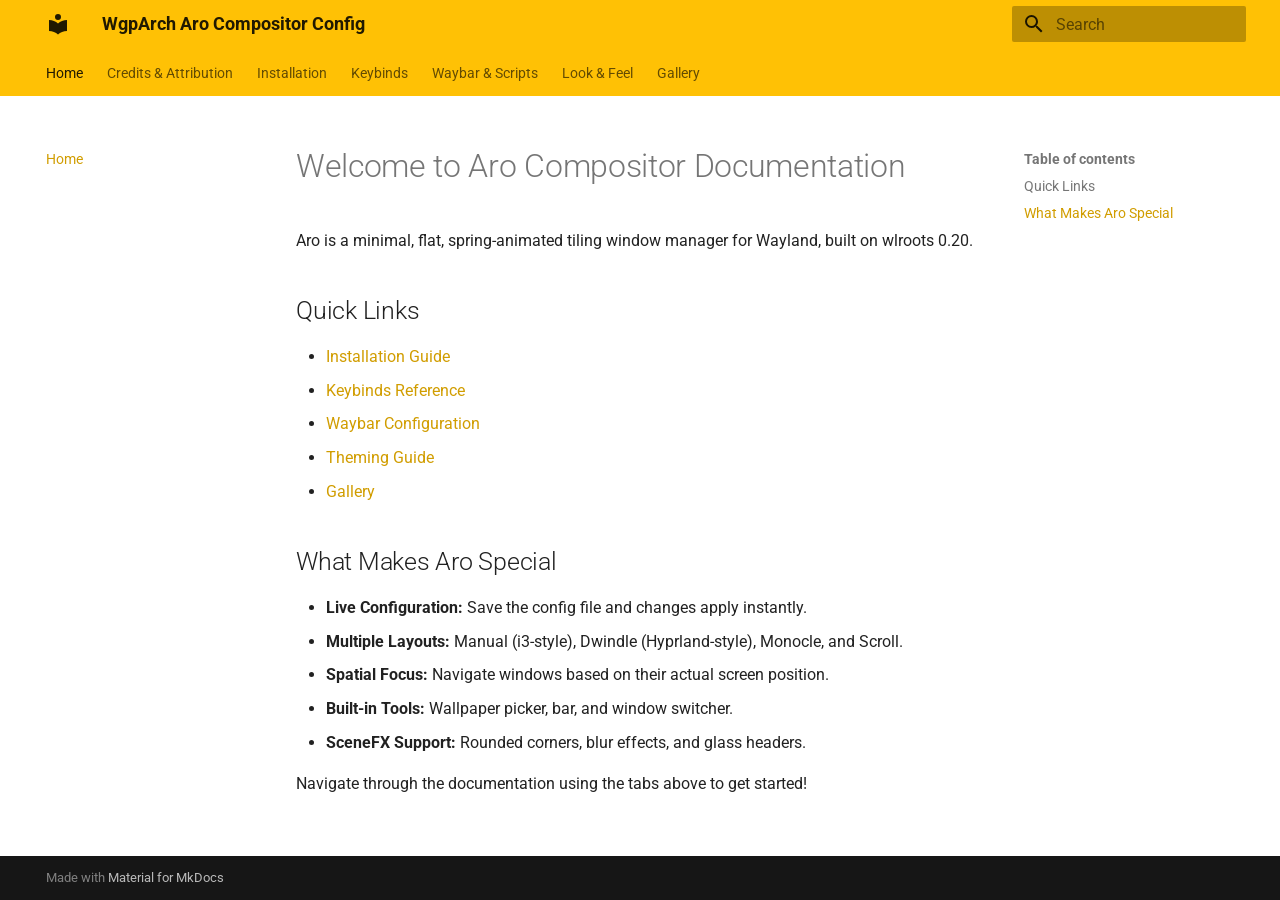
<file: index.html>
<!doctype html>
<html lang="en" class="no-js">
  <head>
    
      <meta charset="utf-8">
      <meta name="viewport" content="width=device-width,initial-scale=1">
      
      
      
        <link rel="canonical" href="https://wgparch.codeberg.page/aro/">
      
      
      
        <link rel="next" href="credits/">
      
      
        
      
      
      <link rel="icon" href="assets/images/favicon.png">
      <meta name="generator" content="mkdocs-1.6.1, mkdocs-material-9.7.7">
    
    
      
        <title>WgpArch Aro Compositor Config</title>
      
    
    
      <link rel="stylesheet" href="assets/stylesheets/main.ec1eaa64.min.css">
      
        
        <link rel="stylesheet" href="assets/stylesheets/palette.ab4e12ef.min.css">
      
      


    
    
      
    
    
      
        
        
        <link rel="preconnect" href="https://fonts.gstatic.com" crossorigin>
        <link rel="stylesheet" href="https://fonts.googleapis.com/css?family=Roboto:300,300i,400,400i,700,700i%7CRoboto+Mono:400,400i,700,700i&display=fallback">
        <style>:root{--md-text-font:"Roboto";--md-code-font:"Roboto Mono"}</style>
      
    
    
    <script>__md_scope=new URL(".",location),__md_hash=e=>[...e].reduce(((e,_)=>(e<<5)-e+_.charCodeAt(0)),0),__md_get=(e,_=localStorage,t=__md_scope)=>JSON.parse(_.getItem(t.pathname+"."+e)),__md_set=(e,_,t=localStorage,a=__md_scope)=>{try{t.setItem(a.pathname+"."+e,JSON.stringify(_))}catch(e){}}</script>
    
      

    
    
  </head>
  
  
    
    
    
    
    
    <body dir="ltr" data-md-color-scheme="default" data-md-color-primary="amber" data-md-color-accent="amber">
  
    
    <input class="md-toggle" data-md-toggle="drawer" type="checkbox" id="__drawer" autocomplete="off">
    <input class="md-toggle" data-md-toggle="search" type="checkbox" id="__search" autocomplete="off">
    <label class="md-overlay" for="__drawer"></label>
    <div data-md-component="skip">
      
        
        <a href="#welcome-to-aro-compositor-documentation" class="md-skip">
          Skip to content
        </a>
      
    </div>
    <div data-md-component="announce">
      
    </div>
    
    
      

<header class="md-header" data-md-component="header">
  <nav class="md-header__inner md-grid" aria-label="Header">
    <a href="." title="WgpArch Aro Compositor Config" class="md-header__button md-logo" aria-label="WgpArch Aro Compositor Config" data-md-component="logo">
      
  
  <svg xmlns="http://www.w3.org/2000/svg" viewBox="0 0 24 24"><path d="M12 8a3 3 0 0 0 3-3 3 3 0 0 0-3-3 3 3 0 0 0-3 3 3 3 0 0 0 3 3m0 3.54C9.64 9.35 6.5 8 3 8v11c3.5 0 6.64 1.35 9 3.54 2.36-2.19 5.5-3.54 9-3.54V8c-3.5 0-6.64 1.35-9 3.54"/></svg>

    </a>
    <label class="md-header__button md-icon" for="__drawer">
      
      <svg xmlns="http://www.w3.org/2000/svg" viewBox="0 0 24 24"><path d="M3 6h18v2H3zm0 5h18v2H3zm0 5h18v2H3z"/></svg>
    </label>
    <div class="md-header__title" data-md-component="header-title">
      <div class="md-header__ellipsis">
        <div class="md-header__topic">
          <span class="md-ellipsis">
            WgpArch Aro Compositor Config
          </span>
        </div>
        <div class="md-header__topic" data-md-component="header-topic">
          <span class="md-ellipsis">
            
              Home
            
          </span>
        </div>
      </div>
    </div>
    
      
    
    
    
    
      
      
        <label class="md-header__button md-icon" for="__search">
          
          <svg xmlns="http://www.w3.org/2000/svg" viewBox="0 0 24 24"><path d="M9.5 3A6.5 6.5 0 0 1 16 9.5c0 1.61-.59 3.09-1.56 4.23l.27.27h.79l5 5-1.5 1.5-5-5v-.79l-.27-.27A6.52 6.52 0 0 1 9.5 16 6.5 6.5 0 0 1 3 9.5 6.5 6.5 0 0 1 9.5 3m0 2C7 5 5 7 5 9.5S7 14 9.5 14 14 12 14 9.5 12 5 9.5 5"/></svg>
        </label>
        <div class="md-search" data-md-component="search" role="dialog">
  <label class="md-search__overlay" for="__search"></label>
  <div class="md-search__inner" role="search">
    <form class="md-search__form" name="search">
      <input type="text" class="md-search__input" name="query" aria-label="Search" placeholder="Search" autocapitalize="off" autocorrect="off" autocomplete="off" spellcheck="false" data-md-component="search-query" required>
      <label class="md-search__icon md-icon" for="__search">
        
        <svg xmlns="http://www.w3.org/2000/svg" viewBox="0 0 24 24"><path d="M9.5 3A6.5 6.5 0 0 1 16 9.5c0 1.61-.59 3.09-1.56 4.23l.27.27h.79l5 5-1.5 1.5-5-5v-.79l-.27-.27A6.52 6.52 0 0 1 9.5 16 6.5 6.5 0 0 1 3 9.5 6.5 6.5 0 0 1 9.5 3m0 2C7 5 5 7 5 9.5S7 14 9.5 14 14 12 14 9.5 12 5 9.5 5"/></svg>
        
        <svg xmlns="http://www.w3.org/2000/svg" viewBox="0 0 24 24"><path d="M20 11v2H8l5.5 5.5-1.42 1.42L4.16 12l7.92-7.92L13.5 5.5 8 11z"/></svg>
      </label>
      <nav class="md-search__options" aria-label="Search">
        
        <button type="reset" class="md-search__icon md-icon" title="Clear" aria-label="Clear" tabindex="-1">
          
          <svg xmlns="http://www.w3.org/2000/svg" viewBox="0 0 24 24"><path d="M19 6.41 17.59 5 12 10.59 6.41 5 5 6.41 10.59 12 5 17.59 6.41 19 12 13.41 17.59 19 19 17.59 13.41 12z"/></svg>
        </button>
      </nav>
      
    </form>
    <div class="md-search__output">
      <div class="md-search__scrollwrap" tabindex="0" data-md-scrollfix>
        <div class="md-search-result" data-md-component="search-result">
          <div class="md-search-result__meta">
            Initializing search
          </div>
          <ol class="md-search-result__list" role="presentation"></ol>
        </div>
      </div>
    </div>
  </div>
</div>
      
    
    
  </nav>
  
</header>
    
    <div class="md-container" data-md-component="container">
      
      
        
          
            
<nav class="md-tabs" aria-label="Tabs" data-md-component="tabs">
  <div class="md-grid">
    <ul class="md-tabs__list">
      
        
  
  
  
    
  
  
    <li class="md-tabs__item md-tabs__item--active">
      <a href="." class="md-tabs__link">
        
  
  
    
  
  Home

      </a>
    </li>
  

      
        
  
  
  
  
    <li class="md-tabs__item">
      <a href="credits/" class="md-tabs__link">
        
  
  
    
  
  Credits & Attribution

      </a>
    </li>
  

      
        
  
  
  
  
    <li class="md-tabs__item">
      <a href="installation/" class="md-tabs__link">
        
  
  
    
  
  Installation

      </a>
    </li>
  

      
        
  
  
  
  
    <li class="md-tabs__item">
      <a href="keybinds/" class="md-tabs__link">
        
  
  
    
  
  Keybinds

      </a>
    </li>
  

      
        
  
  
  
  
    <li class="md-tabs__item">
      <a href="waybar/" class="md-tabs__link">
        
  
  
    
  
  Waybar & Scripts

      </a>
    </li>
  

      
        
  
  
  
  
    <li class="md-tabs__item">
      <a href="theming/" class="md-tabs__link">
        
  
  
    
  
  Look & Feel

      </a>
    </li>
  

      
        
  
  
  
  
    <li class="md-tabs__item">
      <a href="gallery/" class="md-tabs__link">
        
  
  
    
  
  Gallery

      </a>
    </li>
  

      
    </ul>
  </div>
</nav>
          
        
      
      <main class="md-main" data-md-component="main">
        <div class="md-main__inner md-grid">
          
            
              
              <div class="md-sidebar md-sidebar--primary" data-md-component="sidebar" data-md-type="navigation" >
                <div class="md-sidebar__scrollwrap">
                  <div class="md-sidebar__inner">
                    


  


<nav class="md-nav md-nav--primary md-nav--lifted" aria-label="Navigation" data-md-level="0">
  <label class="md-nav__title" for="__drawer">
    <a href="." title="WgpArch Aro Compositor Config" class="md-nav__button md-logo" aria-label="WgpArch Aro Compositor Config" data-md-component="logo">
      
  
  <svg xmlns="http://www.w3.org/2000/svg" viewBox="0 0 24 24"><path d="M12 8a3 3 0 0 0 3-3 3 3 0 0 0-3-3 3 3 0 0 0-3 3 3 3 0 0 0 3 3m0 3.54C9.64 9.35 6.5 8 3 8v11c3.5 0 6.64 1.35 9 3.54 2.36-2.19 5.5-3.54 9-3.54V8c-3.5 0-6.64 1.35-9 3.54"/></svg>

    </a>
    WgpArch Aro Compositor Config
  </label>
  
  <ul class="md-nav__list" data-md-scrollfix>
    
      
      
  
  
    
  
  
  
    <li class="md-nav__item md-nav__item--active">
      
      <input class="md-nav__toggle md-toggle" type="checkbox" id="__toc">
      
      
        
      
      
        <label class="md-nav__link md-nav__link--active" for="__toc">
          
  
  
  <span class="md-ellipsis">
    
  
    Home
  

    
  </span>
  
  

          <span class="md-nav__icon md-icon"></span>
        </label>
      
      <a href="." class="md-nav__link md-nav__link--active">
        
  
  
  <span class="md-ellipsis">
    
  
    Home
  

    
  </span>
  
  

      </a>
      
        

<nav class="md-nav md-nav--secondary" aria-label="Table of contents">
  
  
  
    
  
  
    <label class="md-nav__title" for="__toc">
      <span class="md-nav__icon md-icon"></span>
      Table of contents
    </label>
    <ul class="md-nav__list" data-md-component="toc" data-md-scrollfix>
      
        <li class="md-nav__item">
  <a href="#quick-links" class="md-nav__link">
    <span class="md-ellipsis">
      
        Quick Links
      
    </span>
  </a>
  
</li>
      
        <li class="md-nav__item">
  <a href="#what-makes-aro-special" class="md-nav__link">
    <span class="md-ellipsis">
      
        What Makes Aro Special
      
    </span>
  </a>
  
</li>
      
    </ul>
  
</nav>
      
    </li>
  

    
      
      
  
  
  
  
    <li class="md-nav__item">
      <a href="credits/" class="md-nav__link">
        
  
  
  <span class="md-ellipsis">
    
  
    Credits & Attribution
  

    
  </span>
  
  

      </a>
    </li>
  

    
      
      
  
  
  
  
    <li class="md-nav__item">
      <a href="installation/" class="md-nav__link">
        
  
  
  <span class="md-ellipsis">
    
  
    Installation
  

    
  </span>
  
  

      </a>
    </li>
  

    
      
      
  
  
  
  
    <li class="md-nav__item">
      <a href="keybinds/" class="md-nav__link">
        
  
  
  <span class="md-ellipsis">
    
  
    Keybinds
  

    
  </span>
  
  

      </a>
    </li>
  

    
      
      
  
  
  
  
    <li class="md-nav__item">
      <a href="waybar/" class="md-nav__link">
        
  
  
  <span class="md-ellipsis">
    
  
    Waybar & Scripts
  

    
  </span>
  
  

      </a>
    </li>
  

    
      
      
  
  
  
  
    <li class="md-nav__item">
      <a href="theming/" class="md-nav__link">
        
  
  
  <span class="md-ellipsis">
    
  
    Look & Feel
  

    
  </span>
  
  

      </a>
    </li>
  

    
      
      
  
  
  
  
    <li class="md-nav__item">
      <a href="gallery/" class="md-nav__link">
        
  
  
  <span class="md-ellipsis">
    
  
    Gallery
  

    
  </span>
  
  

      </a>
    </li>
  

    
  </ul>
</nav>
                  </div>
                </div>
              </div>
            
            
              
              <div class="md-sidebar md-sidebar--secondary" data-md-component="sidebar" data-md-type="toc" >
                <div class="md-sidebar__scrollwrap">
                  <div class="md-sidebar__inner">
                    

<nav class="md-nav md-nav--secondary" aria-label="Table of contents">
  
  
  
    
  
  
    <label class="md-nav__title" for="__toc">
      <span class="md-nav__icon md-icon"></span>
      Table of contents
    </label>
    <ul class="md-nav__list" data-md-component="toc" data-md-scrollfix>
      
        <li class="md-nav__item">
  <a href="#quick-links" class="md-nav__link">
    <span class="md-ellipsis">
      
        Quick Links
      
    </span>
  </a>
  
</li>
      
        <li class="md-nav__item">
  <a href="#what-makes-aro-special" class="md-nav__link">
    <span class="md-ellipsis">
      
        What Makes Aro Special
      
    </span>
  </a>
  
</li>
      
    </ul>
  
</nav>
                  </div>
                </div>
              </div>
            
          
          
            <div class="md-content" data-md-component="content">
              
              <article class="md-content__inner md-typeset">
                
                  



<h1 id="welcome-to-aro-compositor-documentation">Welcome to Aro Compositor Documentation</h1>
<p>Aro is a minimal, flat, spring-animated tiling window manager for Wayland, built on wlroots 0.20.</p>
<h2 id="quick-links">Quick Links</h2>
<ul>
<li><a href="installation/">Installation Guide</a></li>
<li><a href="keybinds/">Keybinds Reference</a></li>
<li><a href="waybar/">Waybar Configuration</a></li>
<li><a href="theming/">Theming Guide</a></li>
<li><a href="gallery/">Gallery</a></li>
</ul>
<h2 id="what-makes-aro-special">What Makes Aro Special</h2>
<ul>
<li><strong>Live Configuration:</strong> Save the config file and changes apply instantly.</li>
<li><strong>Multiple Layouts:</strong> Manual (i3-style), Dwindle (Hyprland-style), Monocle, and Scroll.</li>
<li><strong>Spatial Focus:</strong> Navigate windows based on their actual screen position.</li>
<li><strong>Built-in Tools:</strong> Wallpaper picker, bar, and window switcher.</li>
<li><strong>SceneFX Support:</strong> Rounded corners, blur effects, and glass headers.</li>
</ul>
<p>Navigate through the documentation using the tabs above to get started!</p>












                
              </article>
            </div>
          
          
<script>var target=document.getElementById(location.hash.slice(1));target&&target.name&&(target.checked=target.name.startsWith("__tabbed_"))</script>
        </div>
        
      </main>
      
        <footer class="md-footer">
  
  <div class="md-footer-meta md-typeset">
    <div class="md-footer-meta__inner md-grid">
      <div class="md-copyright">
  
  
    Made with
    <a href="https://squidfunk.github.io/mkdocs-material/" target="_blank" rel="noopener">
      Material for MkDocs
    </a>
  
</div>
      
    </div>
  </div>
</footer>
      
    </div>
    <div class="md-dialog" data-md-component="dialog">
      <div class="md-dialog__inner md-typeset"></div>
    </div>
    
    
    
      
      
      <script id="__config" type="application/json">{"annotate": null, "base": ".", "features": ["navigation.tabs", "navigation.expand"], "search": "assets/javascripts/workers/search.2c215733.min.js", "tags": null, "translations": {"clipboard.copied": "Copied to clipboard", "clipboard.copy": "Copy to clipboard", "search.result.more.one": "1 more on this page", "search.result.more.other": "# more on this page", "search.result.none": "No matching documents", "search.result.one": "1 matching document", "search.result.other": "# matching documents", "search.result.placeholder": "Type to start searching", "search.result.term.missing": "Missing", "select.version": "Select version"}, "version": null}</script>
    
    
      <script src="assets/javascripts/bundle.d7400e89.min.js"></script>
      
    
  </body>
</html>
</file>
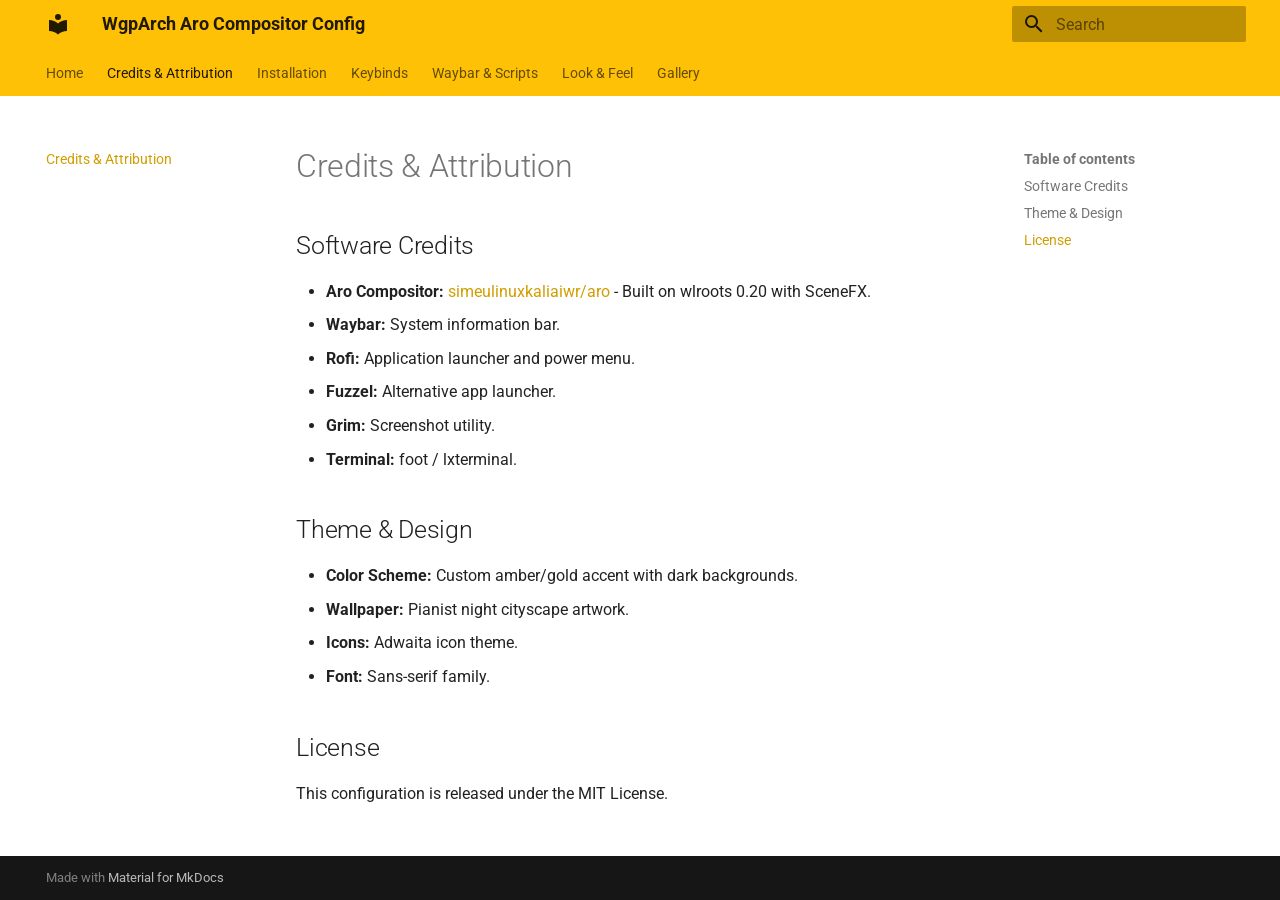
<file: credits/index.html>
<!doctype html>
<html lang="en" class="no-js">
  <head>
    
      <meta charset="utf-8">
      <meta name="viewport" content="width=device-width,initial-scale=1">
      
      
      
        <link rel="canonical" href="https://wgparch.codeberg.page/aro/credits/">
      
      
        <link rel="prev" href="..">
      
      
        <link rel="next" href="../installation/">
      
      
        
      
      
      <link rel="icon" href="../assets/images/favicon.png">
      <meta name="generator" content="mkdocs-1.6.1, mkdocs-material-9.7.7">
    
    
      
        <title>Credits & Attribution - WgpArch Aro Compositor Config</title>
      
    
    
      <link rel="stylesheet" href="../assets/stylesheets/main.ec1eaa64.min.css">
      
        
        <link rel="stylesheet" href="../assets/stylesheets/palette.ab4e12ef.min.css">
      
      


    
    
      
    
    
      
        
        
        <link rel="preconnect" href="https://fonts.gstatic.com" crossorigin>
        <link rel="stylesheet" href="https://fonts.googleapis.com/css?family=Roboto:300,300i,400,400i,700,700i%7CRoboto+Mono:400,400i,700,700i&display=fallback">
        <style>:root{--md-text-font:"Roboto";--md-code-font:"Roboto Mono"}</style>
      
    
    
    <script>__md_scope=new URL("..",location),__md_hash=e=>[...e].reduce(((e,_)=>(e<<5)-e+_.charCodeAt(0)),0),__md_get=(e,_=localStorage,t=__md_scope)=>JSON.parse(_.getItem(t.pathname+"."+e)),__md_set=(e,_,t=localStorage,a=__md_scope)=>{try{t.setItem(a.pathname+"."+e,JSON.stringify(_))}catch(e){}}</script>
    
      

    
    
  </head>
  
  
    
    
    
    
    
    <body dir="ltr" data-md-color-scheme="default" data-md-color-primary="amber" data-md-color-accent="amber">
  
    
    <input class="md-toggle" data-md-toggle="drawer" type="checkbox" id="__drawer" autocomplete="off">
    <input class="md-toggle" data-md-toggle="search" type="checkbox" id="__search" autocomplete="off">
    <label class="md-overlay" for="__drawer"></label>
    <div data-md-component="skip">
      
        
        <a href="#credits-attribution" class="md-skip">
          Skip to content
        </a>
      
    </div>
    <div data-md-component="announce">
      
    </div>
    
    
      

<header class="md-header" data-md-component="header">
  <nav class="md-header__inner md-grid" aria-label="Header">
    <a href=".." title="WgpArch Aro Compositor Config" class="md-header__button md-logo" aria-label="WgpArch Aro Compositor Config" data-md-component="logo">
      
  
  <svg xmlns="http://www.w3.org/2000/svg" viewBox="0 0 24 24"><path d="M12 8a3 3 0 0 0 3-3 3 3 0 0 0-3-3 3 3 0 0 0-3 3 3 3 0 0 0 3 3m0 3.54C9.64 9.35 6.5 8 3 8v11c3.5 0 6.64 1.35 9 3.54 2.36-2.19 5.5-3.54 9-3.54V8c-3.5 0-6.64 1.35-9 3.54"/></svg>

    </a>
    <label class="md-header__button md-icon" for="__drawer">
      
      <svg xmlns="http://www.w3.org/2000/svg" viewBox="0 0 24 24"><path d="M3 6h18v2H3zm0 5h18v2H3zm0 5h18v2H3z"/></svg>
    </label>
    <div class="md-header__title" data-md-component="header-title">
      <div class="md-header__ellipsis">
        <div class="md-header__topic">
          <span class="md-ellipsis">
            WgpArch Aro Compositor Config
          </span>
        </div>
        <div class="md-header__topic" data-md-component="header-topic">
          <span class="md-ellipsis">
            
              Credits & Attribution
            
          </span>
        </div>
      </div>
    </div>
    
      
    
    
    
    
      
      
        <label class="md-header__button md-icon" for="__search">
          
          <svg xmlns="http://www.w3.org/2000/svg" viewBox="0 0 24 24"><path d="M9.5 3A6.5 6.5 0 0 1 16 9.5c0 1.61-.59 3.09-1.56 4.23l.27.27h.79l5 5-1.5 1.5-5-5v-.79l-.27-.27A6.52 6.52 0 0 1 9.5 16 6.5 6.5 0 0 1 3 9.5 6.5 6.5 0 0 1 9.5 3m0 2C7 5 5 7 5 9.5S7 14 9.5 14 14 12 14 9.5 12 5 9.5 5"/></svg>
        </label>
        <div class="md-search" data-md-component="search" role="dialog">
  <label class="md-search__overlay" for="__search"></label>
  <div class="md-search__inner" role="search">
    <form class="md-search__form" name="search">
      <input type="text" class="md-search__input" name="query" aria-label="Search" placeholder="Search" autocapitalize="off" autocorrect="off" autocomplete="off" spellcheck="false" data-md-component="search-query" required>
      <label class="md-search__icon md-icon" for="__search">
        
        <svg xmlns="http://www.w3.org/2000/svg" viewBox="0 0 24 24"><path d="M9.5 3A6.5 6.5 0 0 1 16 9.5c0 1.61-.59 3.09-1.56 4.23l.27.27h.79l5 5-1.5 1.5-5-5v-.79l-.27-.27A6.52 6.52 0 0 1 9.5 16 6.5 6.5 0 0 1 3 9.5 6.5 6.5 0 0 1 9.5 3m0 2C7 5 5 7 5 9.5S7 14 9.5 14 14 12 14 9.5 12 5 9.5 5"/></svg>
        
        <svg xmlns="http://www.w3.org/2000/svg" viewBox="0 0 24 24"><path d="M20 11v2H8l5.5 5.5-1.42 1.42L4.16 12l7.92-7.92L13.5 5.5 8 11z"/></svg>
      </label>
      <nav class="md-search__options" aria-label="Search">
        
        <button type="reset" class="md-search__icon md-icon" title="Clear" aria-label="Clear" tabindex="-1">
          
          <svg xmlns="http://www.w3.org/2000/svg" viewBox="0 0 24 24"><path d="M19 6.41 17.59 5 12 10.59 6.41 5 5 6.41 10.59 12 5 17.59 6.41 19 12 13.41 17.59 19 19 17.59 13.41 12z"/></svg>
        </button>
      </nav>
      
    </form>
    <div class="md-search__output">
      <div class="md-search__scrollwrap" tabindex="0" data-md-scrollfix>
        <div class="md-search-result" data-md-component="search-result">
          <div class="md-search-result__meta">
            Initializing search
          </div>
          <ol class="md-search-result__list" role="presentation"></ol>
        </div>
      </div>
    </div>
  </div>
</div>
      
    
    
  </nav>
  
</header>
    
    <div class="md-container" data-md-component="container">
      
      
        
          
            
<nav class="md-tabs" aria-label="Tabs" data-md-component="tabs">
  <div class="md-grid">
    <ul class="md-tabs__list">
      
        
  
  
  
  
    <li class="md-tabs__item">
      <a href=".." class="md-tabs__link">
        
  
  
    
  
  Home

      </a>
    </li>
  

      
        
  
  
  
    
  
  
    <li class="md-tabs__item md-tabs__item--active">
      <a href="./" class="md-tabs__link">
        
  
  
    
  
  Credits & Attribution

      </a>
    </li>
  

      
        
  
  
  
  
    <li class="md-tabs__item">
      <a href="../installation/" class="md-tabs__link">
        
  
  
    
  
  Installation

      </a>
    </li>
  

      
        
  
  
  
  
    <li class="md-tabs__item">
      <a href="../keybinds/" class="md-tabs__link">
        
  
  
    
  
  Keybinds

      </a>
    </li>
  

      
        
  
  
  
  
    <li class="md-tabs__item">
      <a href="../waybar/" class="md-tabs__link">
        
  
  
    
  
  Waybar & Scripts

      </a>
    </li>
  

      
        
  
  
  
  
    <li class="md-tabs__item">
      <a href="../theming/" class="md-tabs__link">
        
  
  
    
  
  Look & Feel

      </a>
    </li>
  

      
        
  
  
  
  
    <li class="md-tabs__item">
      <a href="../gallery/" class="md-tabs__link">
        
  
  
    
  
  Gallery

      </a>
    </li>
  

      
    </ul>
  </div>
</nav>
          
        
      
      <main class="md-main" data-md-component="main">
        <div class="md-main__inner md-grid">
          
            
              
              <div class="md-sidebar md-sidebar--primary" data-md-component="sidebar" data-md-type="navigation" >
                <div class="md-sidebar__scrollwrap">
                  <div class="md-sidebar__inner">
                    


  


<nav class="md-nav md-nav--primary md-nav--lifted" aria-label="Navigation" data-md-level="0">
  <label class="md-nav__title" for="__drawer">
    <a href=".." title="WgpArch Aro Compositor Config" class="md-nav__button md-logo" aria-label="WgpArch Aro Compositor Config" data-md-component="logo">
      
  
  <svg xmlns="http://www.w3.org/2000/svg" viewBox="0 0 24 24"><path d="M12 8a3 3 0 0 0 3-3 3 3 0 0 0-3-3 3 3 0 0 0-3 3 3 3 0 0 0 3 3m0 3.54C9.64 9.35 6.5 8 3 8v11c3.5 0 6.64 1.35 9 3.54 2.36-2.19 5.5-3.54 9-3.54V8c-3.5 0-6.64 1.35-9 3.54"/></svg>

    </a>
    WgpArch Aro Compositor Config
  </label>
  
  <ul class="md-nav__list" data-md-scrollfix>
    
      
      
  
  
  
  
    <li class="md-nav__item">
      <a href=".." class="md-nav__link">
        
  
  
  <span class="md-ellipsis">
    
  
    Home
  

    
  </span>
  
  

      </a>
    </li>
  

    
      
      
  
  
    
  
  
  
    <li class="md-nav__item md-nav__item--active">
      
      <input class="md-nav__toggle md-toggle" type="checkbox" id="__toc">
      
      
        
      
      
        <label class="md-nav__link md-nav__link--active" for="__toc">
          
  
  
  <span class="md-ellipsis">
    
  
    Credits & Attribution
  

    
  </span>
  
  

          <span class="md-nav__icon md-icon"></span>
        </label>
      
      <a href="./" class="md-nav__link md-nav__link--active">
        
  
  
  <span class="md-ellipsis">
    
  
    Credits & Attribution
  

    
  </span>
  
  

      </a>
      
        

<nav class="md-nav md-nav--secondary" aria-label="Table of contents">
  
  
  
    
  
  
    <label class="md-nav__title" for="__toc">
      <span class="md-nav__icon md-icon"></span>
      Table of contents
    </label>
    <ul class="md-nav__list" data-md-component="toc" data-md-scrollfix>
      
        <li class="md-nav__item">
  <a href="#software-credits" class="md-nav__link">
    <span class="md-ellipsis">
      
        Software Credits
      
    </span>
  </a>
  
</li>
      
        <li class="md-nav__item">
  <a href="#theme-design" class="md-nav__link">
    <span class="md-ellipsis">
      
        Theme &amp; Design
      
    </span>
  </a>
  
</li>
      
        <li class="md-nav__item">
  <a href="#license" class="md-nav__link">
    <span class="md-ellipsis">
      
        License
      
    </span>
  </a>
  
</li>
      
    </ul>
  
</nav>
      
    </li>
  

    
      
      
  
  
  
  
    <li class="md-nav__item">
      <a href="../installation/" class="md-nav__link">
        
  
  
  <span class="md-ellipsis">
    
  
    Installation
  

    
  </span>
  
  

      </a>
    </li>
  

    
      
      
  
  
  
  
    <li class="md-nav__item">
      <a href="../keybinds/" class="md-nav__link">
        
  
  
  <span class="md-ellipsis">
    
  
    Keybinds
  

    
  </span>
  
  

      </a>
    </li>
  

    
      
      
  
  
  
  
    <li class="md-nav__item">
      <a href="../waybar/" class="md-nav__link">
        
  
  
  <span class="md-ellipsis">
    
  
    Waybar & Scripts
  

    
  </span>
  
  

      </a>
    </li>
  

    
      
      
  
  
  
  
    <li class="md-nav__item">
      <a href="../theming/" class="md-nav__link">
        
  
  
  <span class="md-ellipsis">
    
  
    Look & Feel
  

    
  </span>
  
  

      </a>
    </li>
  

    
      
      
  
  
  
  
    <li class="md-nav__item">
      <a href="../gallery/" class="md-nav__link">
        
  
  
  <span class="md-ellipsis">
    
  
    Gallery
  

    
  </span>
  
  

      </a>
    </li>
  

    
  </ul>
</nav>
                  </div>
                </div>
              </div>
            
            
              
              <div class="md-sidebar md-sidebar--secondary" data-md-component="sidebar" data-md-type="toc" >
                <div class="md-sidebar__scrollwrap">
                  <div class="md-sidebar__inner">
                    

<nav class="md-nav md-nav--secondary" aria-label="Table of contents">
  
  
  
    
  
  
    <label class="md-nav__title" for="__toc">
      <span class="md-nav__icon md-icon"></span>
      Table of contents
    </label>
    <ul class="md-nav__list" data-md-component="toc" data-md-scrollfix>
      
        <li class="md-nav__item">
  <a href="#software-credits" class="md-nav__link">
    <span class="md-ellipsis">
      
        Software Credits
      
    </span>
  </a>
  
</li>
      
        <li class="md-nav__item">
  <a href="#theme-design" class="md-nav__link">
    <span class="md-ellipsis">
      
        Theme &amp; Design
      
    </span>
  </a>
  
</li>
      
        <li class="md-nav__item">
  <a href="#license" class="md-nav__link">
    <span class="md-ellipsis">
      
        License
      
    </span>
  </a>
  
</li>
      
    </ul>
  
</nav>
                  </div>
                </div>
              </div>
            
          
          
            <div class="md-content" data-md-component="content">
              
              <article class="md-content__inner md-typeset">
                
                  



<h1 id="credits-attribution">Credits &amp; Attribution</h1>
<h2 id="software-credits">Software Credits</h2>
<ul>
<li><strong>Aro Compositor:</strong> <a href="https://github.com/simeulinuxkaliaiwr/aro">simeulinuxkaliaiwr/aro</a> - Built on wlroots 0.20 with SceneFX.</li>
<li><strong>Waybar:</strong> System information bar.</li>
<li><strong>Rofi:</strong> Application launcher and power menu.</li>
<li><strong>Fuzzel:</strong> Alternative app launcher.</li>
<li><strong>Grim:</strong> Screenshot utility.</li>
<li><strong>Terminal:</strong> foot / lxterminal.</li>
</ul>
<h2 id="theme-design">Theme &amp; Design</h2>
<ul>
<li><strong>Color Scheme:</strong> Custom amber/gold accent with dark backgrounds.</li>
<li><strong>Wallpaper:</strong> Pianist night cityscape artwork.</li>
<li><strong>Icons:</strong> Adwaita icon theme.</li>
<li><strong>Font:</strong> Sans-serif family.</li>
</ul>
<h2 id="license">License</h2>
<p>This configuration is released under the MIT License.</p>












                
              </article>
            </div>
          
          
<script>var target=document.getElementById(location.hash.slice(1));target&&target.name&&(target.checked=target.name.startsWith("__tabbed_"))</script>
        </div>
        
      </main>
      
        <footer class="md-footer">
  
  <div class="md-footer-meta md-typeset">
    <div class="md-footer-meta__inner md-grid">
      <div class="md-copyright">
  
  
    Made with
    <a href="https://squidfunk.github.io/mkdocs-material/" target="_blank" rel="noopener">
      Material for MkDocs
    </a>
  
</div>
      
    </div>
  </div>
</footer>
      
    </div>
    <div class="md-dialog" data-md-component="dialog">
      <div class="md-dialog__inner md-typeset"></div>
    </div>
    
    
    
      
      
      <script id="__config" type="application/json">{"annotate": null, "base": "..", "features": ["navigation.tabs", "navigation.expand"], "search": "../assets/javascripts/workers/search.2c215733.min.js", "tags": null, "translations": {"clipboard.copied": "Copied to clipboard", "clipboard.copy": "Copy to clipboard", "search.result.more.one": "1 more on this page", "search.result.more.other": "# more on this page", "search.result.none": "No matching documents", "search.result.one": "1 matching document", "search.result.other": "# matching documents", "search.result.placeholder": "Type to start searching", "search.result.term.missing": "Missing", "select.version": "Select version"}, "version": null}</script>
    
    
      <script src="../assets/javascripts/bundle.d7400e89.min.js"></script>
      
    
  </body>
</html>
</file>
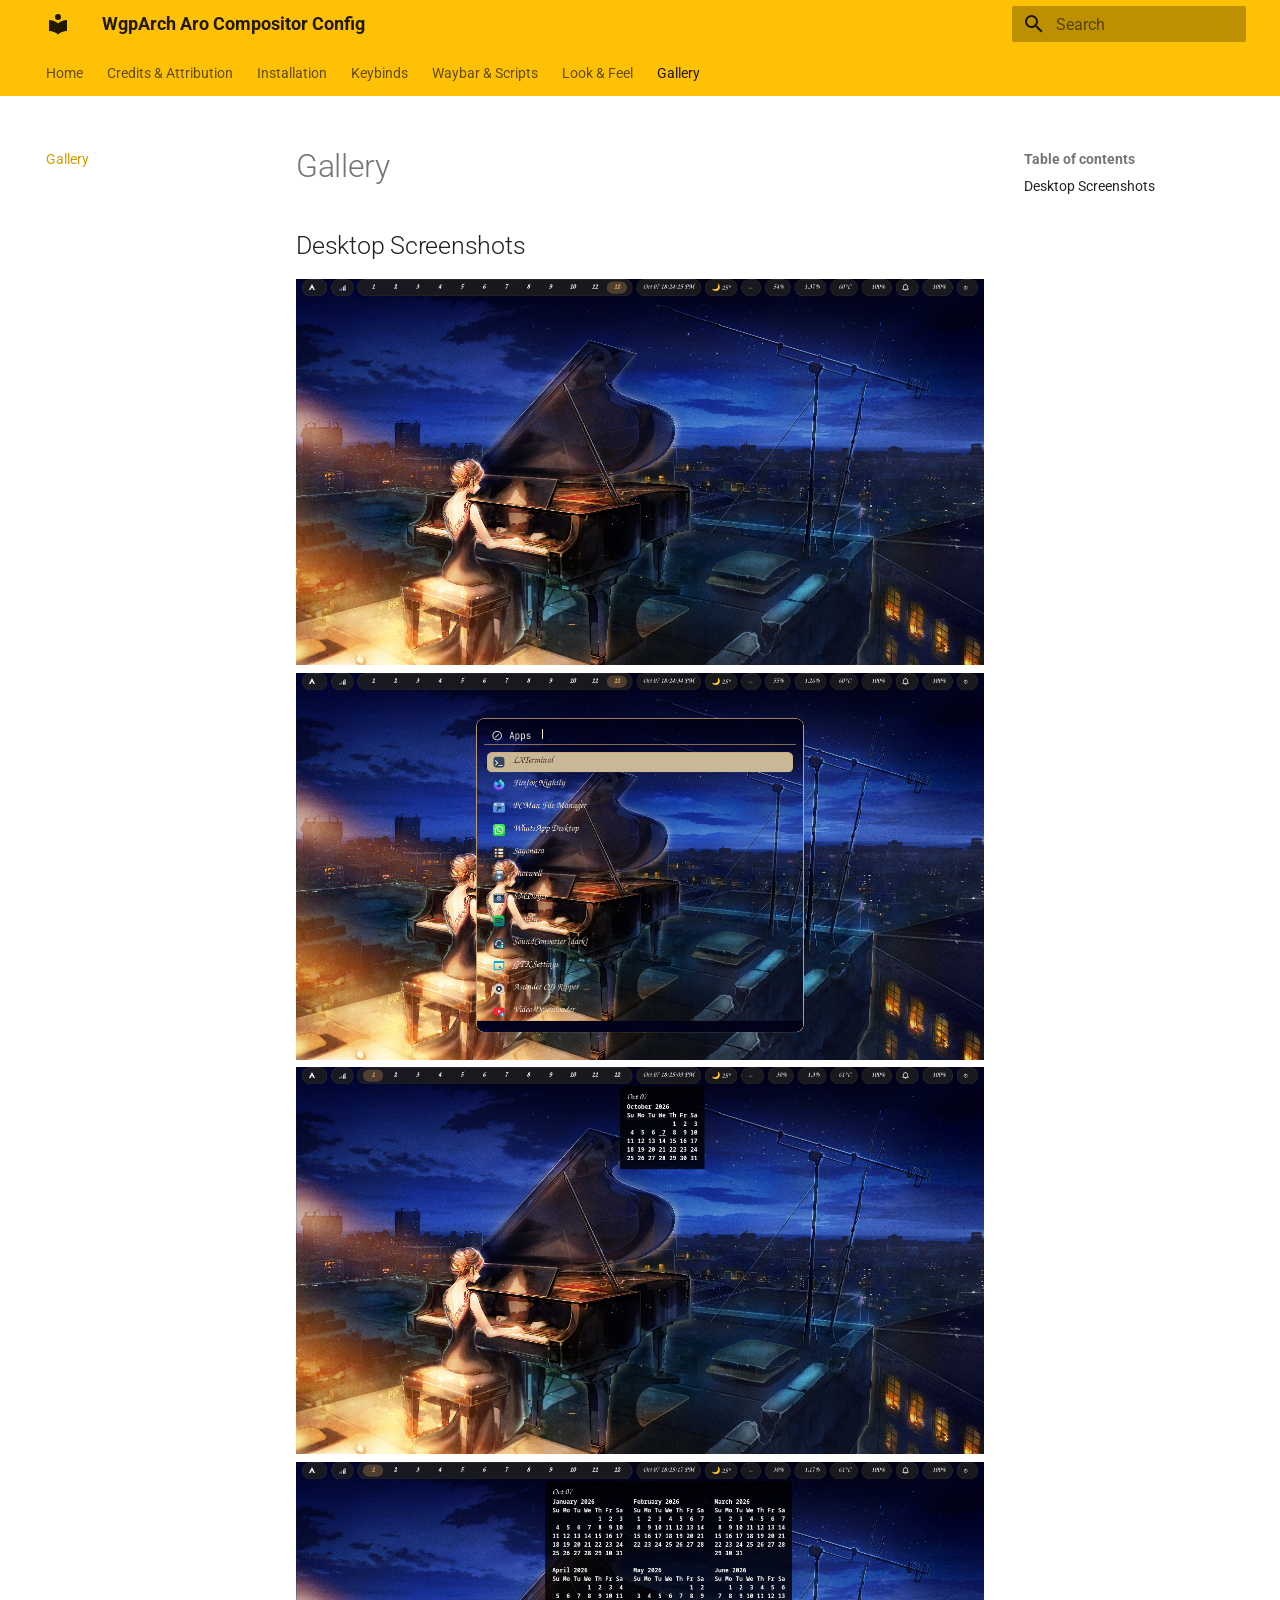
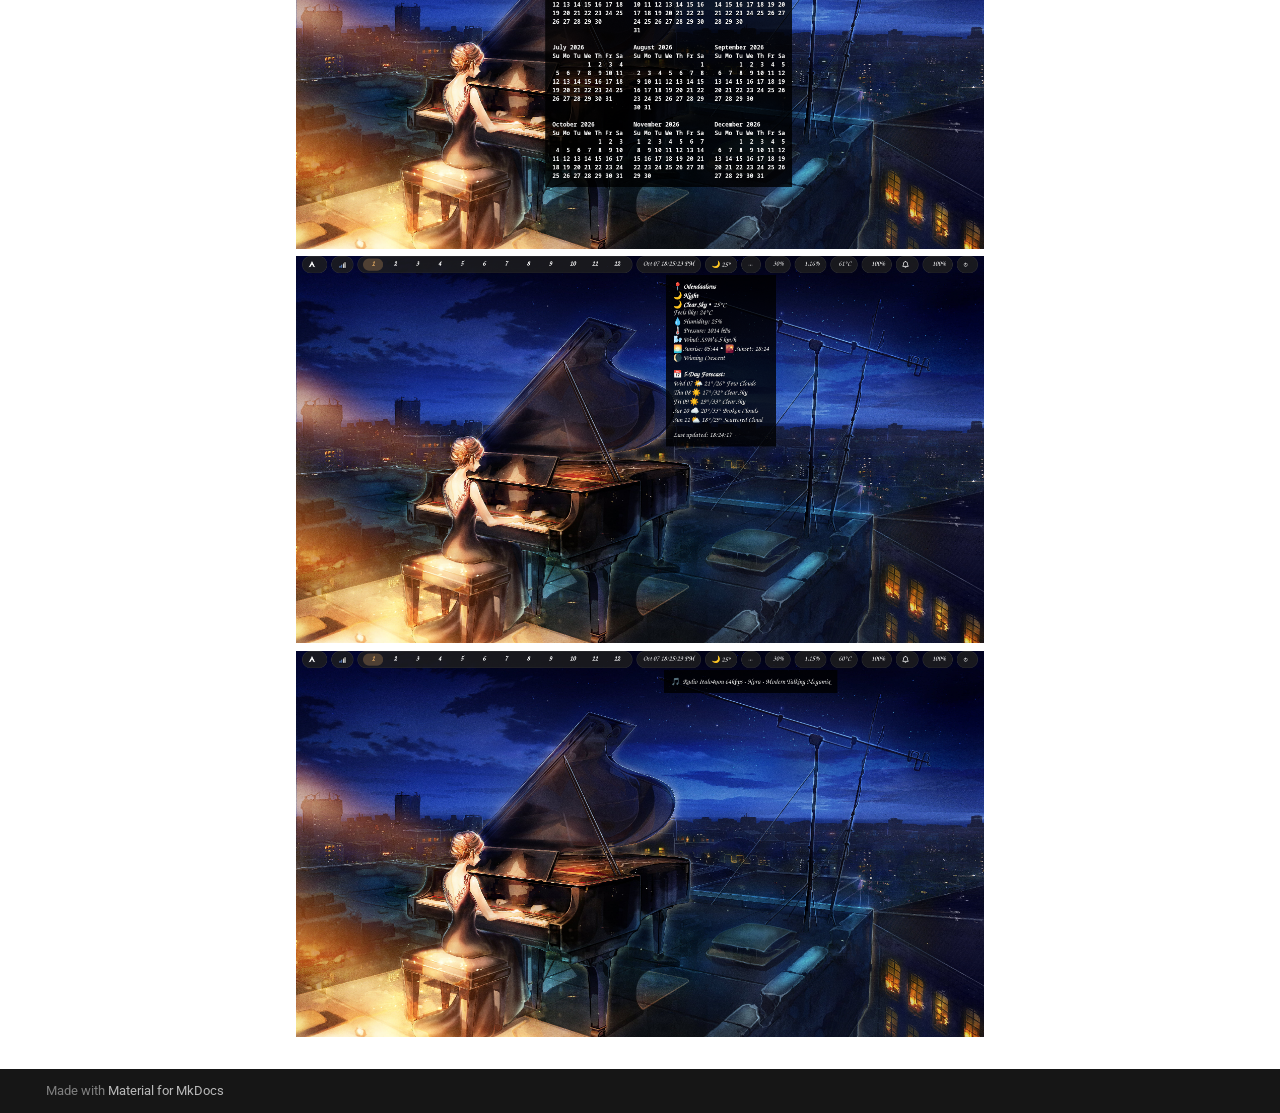
<file: gallery/index.html>
<!doctype html>
<html lang="en" class="no-js">
  <head>
    
      <meta charset="utf-8">
      <meta name="viewport" content="width=device-width,initial-scale=1">
      
      
      
        <link rel="canonical" href="https://wgparch.codeberg.page/aro/gallery/">
      
      
        <link rel="prev" href="../theming/">
      
      
      
        
      
      
      <link rel="icon" href="../assets/images/favicon.png">
      <meta name="generator" content="mkdocs-1.6.1, mkdocs-material-9.7.7">
    
    
      
        <title>Gallery - WgpArch Aro Compositor Config</title>
      
    
    
      <link rel="stylesheet" href="../assets/stylesheets/main.ec1eaa64.min.css">
      
        
        <link rel="stylesheet" href="../assets/stylesheets/palette.ab4e12ef.min.css">
      
      


    
    
      
    
    
      
        
        
        <link rel="preconnect" href="https://fonts.gstatic.com" crossorigin>
        <link rel="stylesheet" href="https://fonts.googleapis.com/css?family=Roboto:300,300i,400,400i,700,700i%7CRoboto+Mono:400,400i,700,700i&display=fallback">
        <style>:root{--md-text-font:"Roboto";--md-code-font:"Roboto Mono"}</style>
      
    
    
    <script>__md_scope=new URL("..",location),__md_hash=e=>[...e].reduce(((e,_)=>(e<<5)-e+_.charCodeAt(0)),0),__md_get=(e,_=localStorage,t=__md_scope)=>JSON.parse(_.getItem(t.pathname+"."+e)),__md_set=(e,_,t=localStorage,a=__md_scope)=>{try{t.setItem(a.pathname+"."+e,JSON.stringify(_))}catch(e){}}</script>
    
      

    
    
  </head>
  
  
    
    
    
    
    
    <body dir="ltr" data-md-color-scheme="default" data-md-color-primary="amber" data-md-color-accent="amber">
  
    
    <input class="md-toggle" data-md-toggle="drawer" type="checkbox" id="__drawer" autocomplete="off">
    <input class="md-toggle" data-md-toggle="search" type="checkbox" id="__search" autocomplete="off">
    <label class="md-overlay" for="__drawer"></label>
    <div data-md-component="skip">
      
        
        <a href="#gallery" class="md-skip">
          Skip to content
        </a>
      
    </div>
    <div data-md-component="announce">
      
    </div>
    
    
      

<header class="md-header" data-md-component="header">
  <nav class="md-header__inner md-grid" aria-label="Header">
    <a href=".." title="WgpArch Aro Compositor Config" class="md-header__button md-logo" aria-label="WgpArch Aro Compositor Config" data-md-component="logo">
      
  
  <svg xmlns="http://www.w3.org/2000/svg" viewBox="0 0 24 24"><path d="M12 8a3 3 0 0 0 3-3 3 3 0 0 0-3-3 3 3 0 0 0-3 3 3 3 0 0 0 3 3m0 3.54C9.64 9.35 6.5 8 3 8v11c3.5 0 6.64 1.35 9 3.54 2.36-2.19 5.5-3.54 9-3.54V8c-3.5 0-6.64 1.35-9 3.54"/></svg>

    </a>
    <label class="md-header__button md-icon" for="__drawer">
      
      <svg xmlns="http://www.w3.org/2000/svg" viewBox="0 0 24 24"><path d="M3 6h18v2H3zm0 5h18v2H3zm0 5h18v2H3z"/></svg>
    </label>
    <div class="md-header__title" data-md-component="header-title">
      <div class="md-header__ellipsis">
        <div class="md-header__topic">
          <span class="md-ellipsis">
            WgpArch Aro Compositor Config
          </span>
        </div>
        <div class="md-header__topic" data-md-component="header-topic">
          <span class="md-ellipsis">
            
              Gallery
            
          </span>
        </div>
      </div>
    </div>
    
      
    
    
    
    
      
      
        <label class="md-header__button md-icon" for="__search">
          
          <svg xmlns="http://www.w3.org/2000/svg" viewBox="0 0 24 24"><path d="M9.5 3A6.5 6.5 0 0 1 16 9.5c0 1.61-.59 3.09-1.56 4.23l.27.27h.79l5 5-1.5 1.5-5-5v-.79l-.27-.27A6.52 6.52 0 0 1 9.5 16 6.5 6.5 0 0 1 3 9.5 6.5 6.5 0 0 1 9.5 3m0 2C7 5 5 7 5 9.5S7 14 9.5 14 14 12 14 9.5 12 5 9.5 5"/></svg>
        </label>
        <div class="md-search" data-md-component="search" role="dialog">
  <label class="md-search__overlay" for="__search"></label>
  <div class="md-search__inner" role="search">
    <form class="md-search__form" name="search">
      <input type="text" class="md-search__input" name="query" aria-label="Search" placeholder="Search" autocapitalize="off" autocorrect="off" autocomplete="off" spellcheck="false" data-md-component="search-query" required>
      <label class="md-search__icon md-icon" for="__search">
        
        <svg xmlns="http://www.w3.org/2000/svg" viewBox="0 0 24 24"><path d="M9.5 3A6.5 6.5 0 0 1 16 9.5c0 1.61-.59 3.09-1.56 4.23l.27.27h.79l5 5-1.5 1.5-5-5v-.79l-.27-.27A6.52 6.52 0 0 1 9.5 16 6.5 6.5 0 0 1 3 9.5 6.5 6.5 0 0 1 9.5 3m0 2C7 5 5 7 5 9.5S7 14 9.5 14 14 12 14 9.5 12 5 9.5 5"/></svg>
        
        <svg xmlns="http://www.w3.org/2000/svg" viewBox="0 0 24 24"><path d="M20 11v2H8l5.5 5.5-1.42 1.42L4.16 12l7.92-7.92L13.5 5.5 8 11z"/></svg>
      </label>
      <nav class="md-search__options" aria-label="Search">
        
        <button type="reset" class="md-search__icon md-icon" title="Clear" aria-label="Clear" tabindex="-1">
          
          <svg xmlns="http://www.w3.org/2000/svg" viewBox="0 0 24 24"><path d="M19 6.41 17.59 5 12 10.59 6.41 5 5 6.41 10.59 12 5 17.59 6.41 19 12 13.41 17.59 19 19 17.59 13.41 12z"/></svg>
        </button>
      </nav>
      
    </form>
    <div class="md-search__output">
      <div class="md-search__scrollwrap" tabindex="0" data-md-scrollfix>
        <div class="md-search-result" data-md-component="search-result">
          <div class="md-search-result__meta">
            Initializing search
          </div>
          <ol class="md-search-result__list" role="presentation"></ol>
        </div>
      </div>
    </div>
  </div>
</div>
      
    
    
  </nav>
  
</header>
    
    <div class="md-container" data-md-component="container">
      
      
        
          
            
<nav class="md-tabs" aria-label="Tabs" data-md-component="tabs">
  <div class="md-grid">
    <ul class="md-tabs__list">
      
        
  
  
  
  
    <li class="md-tabs__item">
      <a href=".." class="md-tabs__link">
        
  
  
    
  
  Home

      </a>
    </li>
  

      
        
  
  
  
  
    <li class="md-tabs__item">
      <a href="../credits/" class="md-tabs__link">
        
  
  
    
  
  Credits & Attribution

      </a>
    </li>
  

      
        
  
  
  
  
    <li class="md-tabs__item">
      <a href="../installation/" class="md-tabs__link">
        
  
  
    
  
  Installation

      </a>
    </li>
  

      
        
  
  
  
  
    <li class="md-tabs__item">
      <a href="../keybinds/" class="md-tabs__link">
        
  
  
    
  
  Keybinds

      </a>
    </li>
  

      
        
  
  
  
  
    <li class="md-tabs__item">
      <a href="../waybar/" class="md-tabs__link">
        
  
  
    
  
  Waybar & Scripts

      </a>
    </li>
  

      
        
  
  
  
  
    <li class="md-tabs__item">
      <a href="../theming/" class="md-tabs__link">
        
  
  
    
  
  Look & Feel

      </a>
    </li>
  

      
        
  
  
  
    
  
  
    <li class="md-tabs__item md-tabs__item--active">
      <a href="./" class="md-tabs__link">
        
  
  
    
  
  Gallery

      </a>
    </li>
  

      
    </ul>
  </div>
</nav>
          
        
      
      <main class="md-main" data-md-component="main">
        <div class="md-main__inner md-grid">
          
            
              
              <div class="md-sidebar md-sidebar--primary" data-md-component="sidebar" data-md-type="navigation" >
                <div class="md-sidebar__scrollwrap">
                  <div class="md-sidebar__inner">
                    


  


<nav class="md-nav md-nav--primary md-nav--lifted" aria-label="Navigation" data-md-level="0">
  <label class="md-nav__title" for="__drawer">
    <a href=".." title="WgpArch Aro Compositor Config" class="md-nav__button md-logo" aria-label="WgpArch Aro Compositor Config" data-md-component="logo">
      
  
  <svg xmlns="http://www.w3.org/2000/svg" viewBox="0 0 24 24"><path d="M12 8a3 3 0 0 0 3-3 3 3 0 0 0-3-3 3 3 0 0 0-3 3 3 3 0 0 0 3 3m0 3.54C9.64 9.35 6.5 8 3 8v11c3.5 0 6.64 1.35 9 3.54 2.36-2.19 5.5-3.54 9-3.54V8c-3.5 0-6.64 1.35-9 3.54"/></svg>

    </a>
    WgpArch Aro Compositor Config
  </label>
  
  <ul class="md-nav__list" data-md-scrollfix>
    
      
      
  
  
  
  
    <li class="md-nav__item">
      <a href=".." class="md-nav__link">
        
  
  
  <span class="md-ellipsis">
    
  
    Home
  

    
  </span>
  
  

      </a>
    </li>
  

    
      
      
  
  
  
  
    <li class="md-nav__item">
      <a href="../credits/" class="md-nav__link">
        
  
  
  <span class="md-ellipsis">
    
  
    Credits & Attribution
  

    
  </span>
  
  

      </a>
    </li>
  

    
      
      
  
  
  
  
    <li class="md-nav__item">
      <a href="../installation/" class="md-nav__link">
        
  
  
  <span class="md-ellipsis">
    
  
    Installation
  

    
  </span>
  
  

      </a>
    </li>
  

    
      
      
  
  
  
  
    <li class="md-nav__item">
      <a href="../keybinds/" class="md-nav__link">
        
  
  
  <span class="md-ellipsis">
    
  
    Keybinds
  

    
  </span>
  
  

      </a>
    </li>
  

    
      
      
  
  
  
  
    <li class="md-nav__item">
      <a href="../waybar/" class="md-nav__link">
        
  
  
  <span class="md-ellipsis">
    
  
    Waybar & Scripts
  

    
  </span>
  
  

      </a>
    </li>
  

    
      
      
  
  
  
  
    <li class="md-nav__item">
      <a href="../theming/" class="md-nav__link">
        
  
  
  <span class="md-ellipsis">
    
  
    Look & Feel
  

    
  </span>
  
  

      </a>
    </li>
  

    
      
      
  
  
    
  
  
  
    <li class="md-nav__item md-nav__item--active">
      
      <input class="md-nav__toggle md-toggle" type="checkbox" id="__toc">
      
      
        
      
      
        <label class="md-nav__link md-nav__link--active" for="__toc">
          
  
  
  <span class="md-ellipsis">
    
  
    Gallery
  

    
  </span>
  
  

          <span class="md-nav__icon md-icon"></span>
        </label>
      
      <a href="./" class="md-nav__link md-nav__link--active">
        
  
  
  <span class="md-ellipsis">
    
  
    Gallery
  

    
  </span>
  
  

      </a>
      
        

<nav class="md-nav md-nav--secondary" aria-label="Table of contents">
  
  
  
    
  
  
    <label class="md-nav__title" for="__toc">
      <span class="md-nav__icon md-icon"></span>
      Table of contents
    </label>
    <ul class="md-nav__list" data-md-component="toc" data-md-scrollfix>
      
        <li class="md-nav__item">
  <a href="#desktop-screenshots" class="md-nav__link">
    <span class="md-ellipsis">
      
        Desktop Screenshots
      
    </span>
  </a>
  
</li>
      
    </ul>
  
</nav>
      
    </li>
  

    
  </ul>
</nav>
                  </div>
                </div>
              </div>
            
            
              
              <div class="md-sidebar md-sidebar--secondary" data-md-component="sidebar" data-md-type="toc" >
                <div class="md-sidebar__scrollwrap">
                  <div class="md-sidebar__inner">
                    

<nav class="md-nav md-nav--secondary" aria-label="Table of contents">
  
  
  
    
  
  
    <label class="md-nav__title" for="__toc">
      <span class="md-nav__icon md-icon"></span>
      Table of contents
    </label>
    <ul class="md-nav__list" data-md-component="toc" data-md-scrollfix>
      
        <li class="md-nav__item">
  <a href="#desktop-screenshots" class="md-nav__link">
    <span class="md-ellipsis">
      
        Desktop Screenshots
      
    </span>
  </a>
  
</li>
      
    </ul>
  
</nav>
                  </div>
                </div>
              </div>
            
          
          
            <div class="md-content" data-md-component="content">
              
              <article class="md-content__inner md-typeset">
                
                  



<h1 id="gallery">Gallery</h1>
<h2 id="desktop-screenshots">Desktop Screenshots</h2>
<p><img alt="Desktop 1" src="../screenshots/screenshot_2026-10-07_18-24-25.png" />
<img alt="Desktop 2" src="../screenshots/screenshot_2026-10-07_18-24-34.png" />
<img alt="Desktop 3" src="../screenshots/screenshot_2026-10-07_18-25-09.png" />
<img alt="Desktop 4" src="../screenshots/screenshot_2026-10-07_18-25-17.png" />
<img alt="Desktop 5" src="../screenshots/screenshot_2026-10-07_18-25-23.png" />
<img alt="Desktop 6" src="../screenshots/screenshot_2026-10-07_18-25-29.png" /></p>












                
              </article>
            </div>
          
          
<script>var target=document.getElementById(location.hash.slice(1));target&&target.name&&(target.checked=target.name.startsWith("__tabbed_"))</script>
        </div>
        
      </main>
      
        <footer class="md-footer">
  
  <div class="md-footer-meta md-typeset">
    <div class="md-footer-meta__inner md-grid">
      <div class="md-copyright">
  
  
    Made with
    <a href="https://squidfunk.github.io/mkdocs-material/" target="_blank" rel="noopener">
      Material for MkDocs
    </a>
  
</div>
      
    </div>
  </div>
</footer>
      
    </div>
    <div class="md-dialog" data-md-component="dialog">
      <div class="md-dialog__inner md-typeset"></div>
    </div>
    
    
    
      
      
      <script id="__config" type="application/json">{"annotate": null, "base": "..", "features": ["navigation.tabs", "navigation.expand"], "search": "../assets/javascripts/workers/search.2c215733.min.js", "tags": null, "translations": {"clipboard.copied": "Copied to clipboard", "clipboard.copy": "Copy to clipboard", "search.result.more.one": "1 more on this page", "search.result.more.other": "# more on this page", "search.result.none": "No matching documents", "search.result.one": "1 matching document", "search.result.other": "# matching documents", "search.result.placeholder": "Type to start searching", "search.result.term.missing": "Missing", "select.version": "Select version"}, "version": null}</script>
    
    
      <script src="../assets/javascripts/bundle.d7400e89.min.js"></script>
      
    
  </body>
</html>
</file>
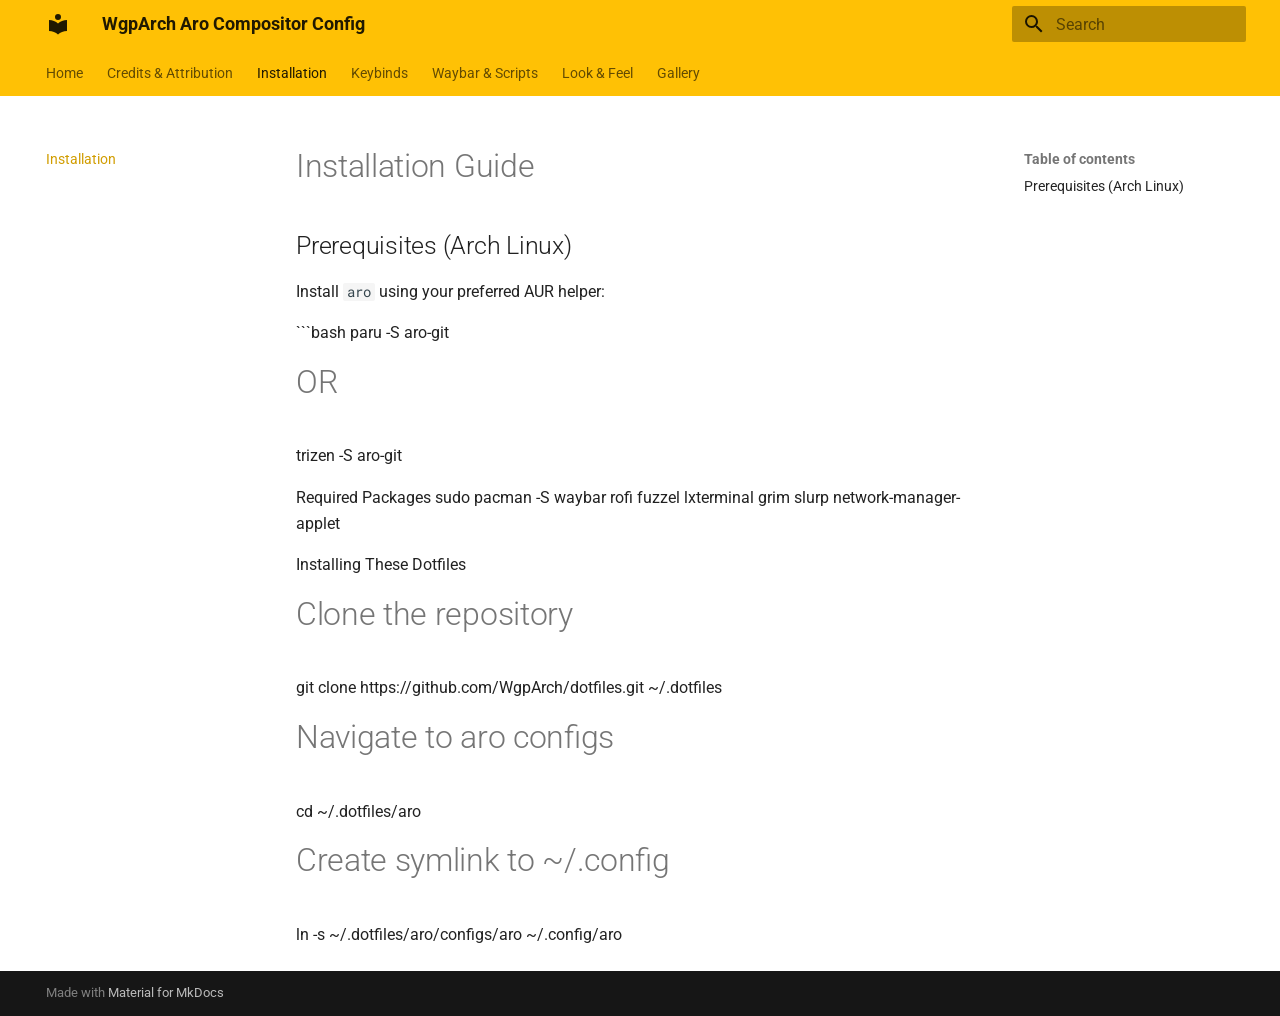
<file: installation/index.html>
<!doctype html>
<html lang="en" class="no-js">
  <head>
    
      <meta charset="utf-8">
      <meta name="viewport" content="width=device-width,initial-scale=1">
      
      
      
        <link rel="canonical" href="https://wgparch.codeberg.page/aro/installation/">
      
      
        <link rel="prev" href="../credits/">
      
      
        <link rel="next" href="../keybinds/">
      
      
        
      
      
      <link rel="icon" href="../assets/images/favicon.png">
      <meta name="generator" content="mkdocs-1.6.1, mkdocs-material-9.7.7">
    
    
      
        <title>Installation - WgpArch Aro Compositor Config</title>
      
    
    
      <link rel="stylesheet" href="../assets/stylesheets/main.ec1eaa64.min.css">
      
        
        <link rel="stylesheet" href="../assets/stylesheets/palette.ab4e12ef.min.css">
      
      


    
    
      
    
    
      
        
        
        <link rel="preconnect" href="https://fonts.gstatic.com" crossorigin>
        <link rel="stylesheet" href="https://fonts.googleapis.com/css?family=Roboto:300,300i,400,400i,700,700i%7CRoboto+Mono:400,400i,700,700i&display=fallback">
        <style>:root{--md-text-font:"Roboto";--md-code-font:"Roboto Mono"}</style>
      
    
    
    <script>__md_scope=new URL("..",location),__md_hash=e=>[...e].reduce(((e,_)=>(e<<5)-e+_.charCodeAt(0)),0),__md_get=(e,_=localStorage,t=__md_scope)=>JSON.parse(_.getItem(t.pathname+"."+e)),__md_set=(e,_,t=localStorage,a=__md_scope)=>{try{t.setItem(a.pathname+"."+e,JSON.stringify(_))}catch(e){}}</script>
    
      

    
    
  </head>
  
  
    
    
    
    
    
    <body dir="ltr" data-md-color-scheme="default" data-md-color-primary="amber" data-md-color-accent="amber">
  
    
    <input class="md-toggle" data-md-toggle="drawer" type="checkbox" id="__drawer" autocomplete="off">
    <input class="md-toggle" data-md-toggle="search" type="checkbox" id="__search" autocomplete="off">
    <label class="md-overlay" for="__drawer"></label>
    <div data-md-component="skip">
      
        
        <a href="#installation-guide" class="md-skip">
          Skip to content
        </a>
      
    </div>
    <div data-md-component="announce">
      
    </div>
    
    
      

<header class="md-header" data-md-component="header">
  <nav class="md-header__inner md-grid" aria-label="Header">
    <a href=".." title="WgpArch Aro Compositor Config" class="md-header__button md-logo" aria-label="WgpArch Aro Compositor Config" data-md-component="logo">
      
  
  <svg xmlns="http://www.w3.org/2000/svg" viewBox="0 0 24 24"><path d="M12 8a3 3 0 0 0 3-3 3 3 0 0 0-3-3 3 3 0 0 0-3 3 3 3 0 0 0 3 3m0 3.54C9.64 9.35 6.5 8 3 8v11c3.5 0 6.64 1.35 9 3.54 2.36-2.19 5.5-3.54 9-3.54V8c-3.5 0-6.64 1.35-9 3.54"/></svg>

    </a>
    <label class="md-header__button md-icon" for="__drawer">
      
      <svg xmlns="http://www.w3.org/2000/svg" viewBox="0 0 24 24"><path d="M3 6h18v2H3zm0 5h18v2H3zm0 5h18v2H3z"/></svg>
    </label>
    <div class="md-header__title" data-md-component="header-title">
      <div class="md-header__ellipsis">
        <div class="md-header__topic">
          <span class="md-ellipsis">
            WgpArch Aro Compositor Config
          </span>
        </div>
        <div class="md-header__topic" data-md-component="header-topic">
          <span class="md-ellipsis">
            
              Installation
            
          </span>
        </div>
      </div>
    </div>
    
      
    
    
    
    
      
      
        <label class="md-header__button md-icon" for="__search">
          
          <svg xmlns="http://www.w3.org/2000/svg" viewBox="0 0 24 24"><path d="M9.5 3A6.5 6.5 0 0 1 16 9.5c0 1.61-.59 3.09-1.56 4.23l.27.27h.79l5 5-1.5 1.5-5-5v-.79l-.27-.27A6.52 6.52 0 0 1 9.5 16 6.5 6.5 0 0 1 3 9.5 6.5 6.5 0 0 1 9.5 3m0 2C7 5 5 7 5 9.5S7 14 9.5 14 14 12 14 9.5 12 5 9.5 5"/></svg>
        </label>
        <div class="md-search" data-md-component="search" role="dialog">
  <label class="md-search__overlay" for="__search"></label>
  <div class="md-search__inner" role="search">
    <form class="md-search__form" name="search">
      <input type="text" class="md-search__input" name="query" aria-label="Search" placeholder="Search" autocapitalize="off" autocorrect="off" autocomplete="off" spellcheck="false" data-md-component="search-query" required>
      <label class="md-search__icon md-icon" for="__search">
        
        <svg xmlns="http://www.w3.org/2000/svg" viewBox="0 0 24 24"><path d="M9.5 3A6.5 6.5 0 0 1 16 9.5c0 1.61-.59 3.09-1.56 4.23l.27.27h.79l5 5-1.5 1.5-5-5v-.79l-.27-.27A6.52 6.52 0 0 1 9.5 16 6.5 6.5 0 0 1 3 9.5 6.5 6.5 0 0 1 9.5 3m0 2C7 5 5 7 5 9.5S7 14 9.5 14 14 12 14 9.5 12 5 9.5 5"/></svg>
        
        <svg xmlns="http://www.w3.org/2000/svg" viewBox="0 0 24 24"><path d="M20 11v2H8l5.5 5.5-1.42 1.42L4.16 12l7.92-7.92L13.5 5.5 8 11z"/></svg>
      </label>
      <nav class="md-search__options" aria-label="Search">
        
        <button type="reset" class="md-search__icon md-icon" title="Clear" aria-label="Clear" tabindex="-1">
          
          <svg xmlns="http://www.w3.org/2000/svg" viewBox="0 0 24 24"><path d="M19 6.41 17.59 5 12 10.59 6.41 5 5 6.41 10.59 12 5 17.59 6.41 19 12 13.41 17.59 19 19 17.59 13.41 12z"/></svg>
        </button>
      </nav>
      
    </form>
    <div class="md-search__output">
      <div class="md-search__scrollwrap" tabindex="0" data-md-scrollfix>
        <div class="md-search-result" data-md-component="search-result">
          <div class="md-search-result__meta">
            Initializing search
          </div>
          <ol class="md-search-result__list" role="presentation"></ol>
        </div>
      </div>
    </div>
  </div>
</div>
      
    
    
  </nav>
  
</header>
    
    <div class="md-container" data-md-component="container">
      
      
        
          
            
<nav class="md-tabs" aria-label="Tabs" data-md-component="tabs">
  <div class="md-grid">
    <ul class="md-tabs__list">
      
        
  
  
  
  
    <li class="md-tabs__item">
      <a href=".." class="md-tabs__link">
        
  
  
    
  
  Home

      </a>
    </li>
  

      
        
  
  
  
  
    <li class="md-tabs__item">
      <a href="../credits/" class="md-tabs__link">
        
  
  
    
  
  Credits & Attribution

      </a>
    </li>
  

      
        
  
  
  
    
  
  
    <li class="md-tabs__item md-tabs__item--active">
      <a href="./" class="md-tabs__link">
        
  
  
    
  
  Installation

      </a>
    </li>
  

      
        
  
  
  
  
    <li class="md-tabs__item">
      <a href="../keybinds/" class="md-tabs__link">
        
  
  
    
  
  Keybinds

      </a>
    </li>
  

      
        
  
  
  
  
    <li class="md-tabs__item">
      <a href="../waybar/" class="md-tabs__link">
        
  
  
    
  
  Waybar & Scripts

      </a>
    </li>
  

      
        
  
  
  
  
    <li class="md-tabs__item">
      <a href="../theming/" class="md-tabs__link">
        
  
  
    
  
  Look & Feel

      </a>
    </li>
  

      
        
  
  
  
  
    <li class="md-tabs__item">
      <a href="../gallery/" class="md-tabs__link">
        
  
  
    
  
  Gallery

      </a>
    </li>
  

      
    </ul>
  </div>
</nav>
          
        
      
      <main class="md-main" data-md-component="main">
        <div class="md-main__inner md-grid">
          
            
              
              <div class="md-sidebar md-sidebar--primary" data-md-component="sidebar" data-md-type="navigation" >
                <div class="md-sidebar__scrollwrap">
                  <div class="md-sidebar__inner">
                    


  


<nav class="md-nav md-nav--primary md-nav--lifted" aria-label="Navigation" data-md-level="0">
  <label class="md-nav__title" for="__drawer">
    <a href=".." title="WgpArch Aro Compositor Config" class="md-nav__button md-logo" aria-label="WgpArch Aro Compositor Config" data-md-component="logo">
      
  
  <svg xmlns="http://www.w3.org/2000/svg" viewBox="0 0 24 24"><path d="M12 8a3 3 0 0 0 3-3 3 3 0 0 0-3-3 3 3 0 0 0-3 3 3 3 0 0 0 3 3m0 3.54C9.64 9.35 6.5 8 3 8v11c3.5 0 6.64 1.35 9 3.54 2.36-2.19 5.5-3.54 9-3.54V8c-3.5 0-6.64 1.35-9 3.54"/></svg>

    </a>
    WgpArch Aro Compositor Config
  </label>
  
  <ul class="md-nav__list" data-md-scrollfix>
    
      
      
  
  
  
  
    <li class="md-nav__item">
      <a href=".." class="md-nav__link">
        
  
  
  <span class="md-ellipsis">
    
  
    Home
  

    
  </span>
  
  

      </a>
    </li>
  

    
      
      
  
  
  
  
    <li class="md-nav__item">
      <a href="../credits/" class="md-nav__link">
        
  
  
  <span class="md-ellipsis">
    
  
    Credits & Attribution
  

    
  </span>
  
  

      </a>
    </li>
  

    
      
      
  
  
    
  
  
  
    <li class="md-nav__item md-nav__item--active">
      
      <input class="md-nav__toggle md-toggle" type="checkbox" id="__toc">
      
      
        
      
      
        <label class="md-nav__link md-nav__link--active" for="__toc">
          
  
  
  <span class="md-ellipsis">
    
  
    Installation
  

    
  </span>
  
  

          <span class="md-nav__icon md-icon"></span>
        </label>
      
      <a href="./" class="md-nav__link md-nav__link--active">
        
  
  
  <span class="md-ellipsis">
    
  
    Installation
  

    
  </span>
  
  

      </a>
      
        

<nav class="md-nav md-nav--secondary" aria-label="Table of contents">
  
  
  
    
  
  
    <label class="md-nav__title" for="__toc">
      <span class="md-nav__icon md-icon"></span>
      Table of contents
    </label>
    <ul class="md-nav__list" data-md-component="toc" data-md-scrollfix>
      
        <li class="md-nav__item">
  <a href="#prerequisites-arch-linux" class="md-nav__link">
    <span class="md-ellipsis">
      
        Prerequisites (Arch Linux)
      
    </span>
  </a>
  
</li>
      
    </ul>
  
</nav>
      
    </li>
  

    
      
      
  
  
  
  
    <li class="md-nav__item">
      <a href="../keybinds/" class="md-nav__link">
        
  
  
  <span class="md-ellipsis">
    
  
    Keybinds
  

    
  </span>
  
  

      </a>
    </li>
  

    
      
      
  
  
  
  
    <li class="md-nav__item">
      <a href="../waybar/" class="md-nav__link">
        
  
  
  <span class="md-ellipsis">
    
  
    Waybar & Scripts
  

    
  </span>
  
  

      </a>
    </li>
  

    
      
      
  
  
  
  
    <li class="md-nav__item">
      <a href="../theming/" class="md-nav__link">
        
  
  
  <span class="md-ellipsis">
    
  
    Look & Feel
  

    
  </span>
  
  

      </a>
    </li>
  

    
      
      
  
  
  
  
    <li class="md-nav__item">
      <a href="../gallery/" class="md-nav__link">
        
  
  
  <span class="md-ellipsis">
    
  
    Gallery
  

    
  </span>
  
  

      </a>
    </li>
  

    
  </ul>
</nav>
                  </div>
                </div>
              </div>
            
            
              
              <div class="md-sidebar md-sidebar--secondary" data-md-component="sidebar" data-md-type="toc" >
                <div class="md-sidebar__scrollwrap">
                  <div class="md-sidebar__inner">
                    

<nav class="md-nav md-nav--secondary" aria-label="Table of contents">
  
  
  
    
  
  
    <label class="md-nav__title" for="__toc">
      <span class="md-nav__icon md-icon"></span>
      Table of contents
    </label>
    <ul class="md-nav__list" data-md-component="toc" data-md-scrollfix>
      
        <li class="md-nav__item">
  <a href="#prerequisites-arch-linux" class="md-nav__link">
    <span class="md-ellipsis">
      
        Prerequisites (Arch Linux)
      
    </span>
  </a>
  
</li>
      
    </ul>
  
</nav>
                  </div>
                </div>
              </div>
            
          
          
            <div class="md-content" data-md-component="content">
              
              <article class="md-content__inner md-typeset">
                
                  



<h1 id="installation-guide">Installation Guide</h1>
<h2 id="prerequisites-arch-linux">Prerequisites (Arch Linux)</h2>
<p>Install <code>aro</code> using your preferred AUR helper:</p>
<p>```bash
paru -S aro-git</p>
<h1 id="or">OR</h1>
<p>trizen -S aro-git</p>
<p>Required Packages
sudo pacman -S waybar rofi fuzzel lxterminal grim slurp network-manager-applet</p>
<p>Installing These Dotfiles</p>
<h1 id="clone-the-repository">Clone the repository</h1>
<p>git clone https://github.com/WgpArch/dotfiles.git ~/.dotfiles</p>
<h1 id="navigate-to-aro-configs">Navigate to aro configs</h1>
<p>cd ~/.dotfiles/aro</p>
<h1 id="create-symlink-to-config">Create symlink to ~/.config</h1>
<p>ln -s ~/.dotfiles/aro/configs/aro ~/.config/aro</p>












                
              </article>
            </div>
          
          
<script>var target=document.getElementById(location.hash.slice(1));target&&target.name&&(target.checked=target.name.startsWith("__tabbed_"))</script>
        </div>
        
      </main>
      
        <footer class="md-footer">
  
  <div class="md-footer-meta md-typeset">
    <div class="md-footer-meta__inner md-grid">
      <div class="md-copyright">
  
  
    Made with
    <a href="https://squidfunk.github.io/mkdocs-material/" target="_blank" rel="noopener">
      Material for MkDocs
    </a>
  
</div>
      
    </div>
  </div>
</footer>
      
    </div>
    <div class="md-dialog" data-md-component="dialog">
      <div class="md-dialog__inner md-typeset"></div>
    </div>
    
    
    
      
      
      <script id="__config" type="application/json">{"annotate": null, "base": "..", "features": ["navigation.tabs", "navigation.expand"], "search": "../assets/javascripts/workers/search.2c215733.min.js", "tags": null, "translations": {"clipboard.copied": "Copied to clipboard", "clipboard.copy": "Copy to clipboard", "search.result.more.one": "1 more on this page", "search.result.more.other": "# more on this page", "search.result.none": "No matching documents", "search.result.one": "1 matching document", "search.result.other": "# matching documents", "search.result.placeholder": "Type to start searching", "search.result.term.missing": "Missing", "select.version": "Select version"}, "version": null}</script>
    
    
      <script src="../assets/javascripts/bundle.d7400e89.min.js"></script>
      
    
  </body>
</html>
</file>
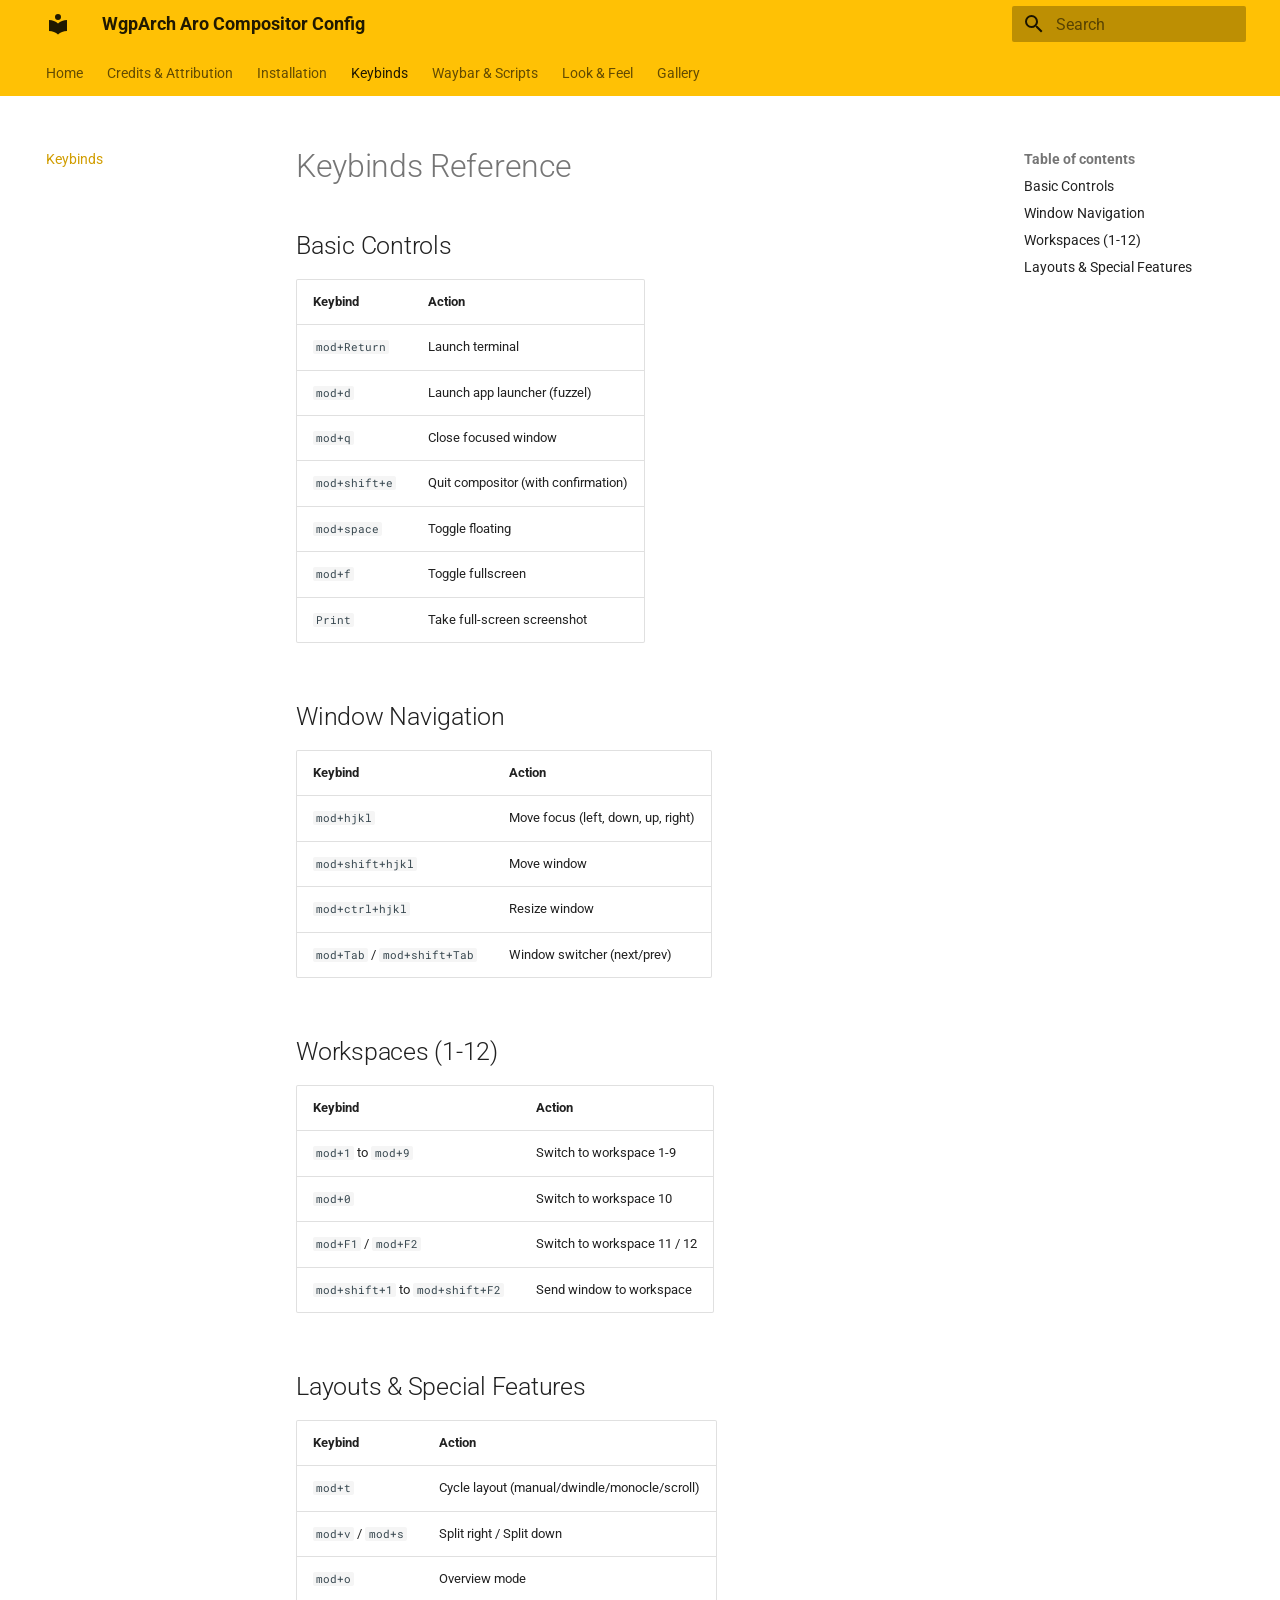
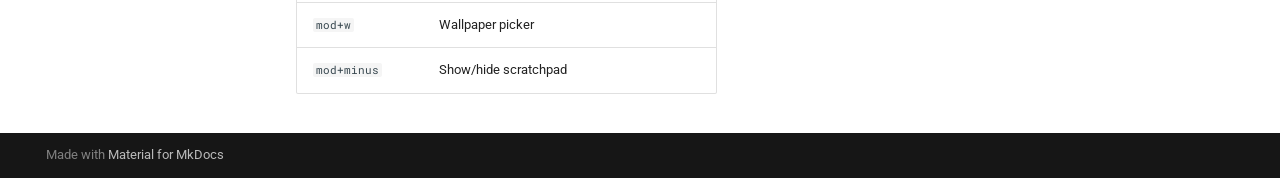
<file: keybinds/index.html>
<!doctype html>
<html lang="en" class="no-js">
  <head>
    
      <meta charset="utf-8">
      <meta name="viewport" content="width=device-width,initial-scale=1">
      
      
      
        <link rel="canonical" href="https://wgparch.codeberg.page/aro/keybinds/">
      
      
        <link rel="prev" href="../installation/">
      
      
        <link rel="next" href="../waybar/">
      
      
        
      
      
      <link rel="icon" href="../assets/images/favicon.png">
      <meta name="generator" content="mkdocs-1.6.1, mkdocs-material-9.7.7">
    
    
      
        <title>Keybinds - WgpArch Aro Compositor Config</title>
      
    
    
      <link rel="stylesheet" href="../assets/stylesheets/main.ec1eaa64.min.css">
      
        
        <link rel="stylesheet" href="../assets/stylesheets/palette.ab4e12ef.min.css">
      
      


    
    
      
    
    
      
        
        
        <link rel="preconnect" href="https://fonts.gstatic.com" crossorigin>
        <link rel="stylesheet" href="https://fonts.googleapis.com/css?family=Roboto:300,300i,400,400i,700,700i%7CRoboto+Mono:400,400i,700,700i&display=fallback">
        <style>:root{--md-text-font:"Roboto";--md-code-font:"Roboto Mono"}</style>
      
    
    
    <script>__md_scope=new URL("..",location),__md_hash=e=>[...e].reduce(((e,_)=>(e<<5)-e+_.charCodeAt(0)),0),__md_get=(e,_=localStorage,t=__md_scope)=>JSON.parse(_.getItem(t.pathname+"."+e)),__md_set=(e,_,t=localStorage,a=__md_scope)=>{try{t.setItem(a.pathname+"."+e,JSON.stringify(_))}catch(e){}}</script>
    
      

    
    
  </head>
  
  
    
    
    
    
    
    <body dir="ltr" data-md-color-scheme="default" data-md-color-primary="amber" data-md-color-accent="amber">
  
    
    <input class="md-toggle" data-md-toggle="drawer" type="checkbox" id="__drawer" autocomplete="off">
    <input class="md-toggle" data-md-toggle="search" type="checkbox" id="__search" autocomplete="off">
    <label class="md-overlay" for="__drawer"></label>
    <div data-md-component="skip">
      
        
        <a href="#keybinds-reference" class="md-skip">
          Skip to content
        </a>
      
    </div>
    <div data-md-component="announce">
      
    </div>
    
    
      

<header class="md-header" data-md-component="header">
  <nav class="md-header__inner md-grid" aria-label="Header">
    <a href=".." title="WgpArch Aro Compositor Config" class="md-header__button md-logo" aria-label="WgpArch Aro Compositor Config" data-md-component="logo">
      
  
  <svg xmlns="http://www.w3.org/2000/svg" viewBox="0 0 24 24"><path d="M12 8a3 3 0 0 0 3-3 3 3 0 0 0-3-3 3 3 0 0 0-3 3 3 3 0 0 0 3 3m0 3.54C9.64 9.35 6.5 8 3 8v11c3.5 0 6.64 1.35 9 3.54 2.36-2.19 5.5-3.54 9-3.54V8c-3.5 0-6.64 1.35-9 3.54"/></svg>

    </a>
    <label class="md-header__button md-icon" for="__drawer">
      
      <svg xmlns="http://www.w3.org/2000/svg" viewBox="0 0 24 24"><path d="M3 6h18v2H3zm0 5h18v2H3zm0 5h18v2H3z"/></svg>
    </label>
    <div class="md-header__title" data-md-component="header-title">
      <div class="md-header__ellipsis">
        <div class="md-header__topic">
          <span class="md-ellipsis">
            WgpArch Aro Compositor Config
          </span>
        </div>
        <div class="md-header__topic" data-md-component="header-topic">
          <span class="md-ellipsis">
            
              Keybinds
            
          </span>
        </div>
      </div>
    </div>
    
      
    
    
    
    
      
      
        <label class="md-header__button md-icon" for="__search">
          
          <svg xmlns="http://www.w3.org/2000/svg" viewBox="0 0 24 24"><path d="M9.5 3A6.5 6.5 0 0 1 16 9.5c0 1.61-.59 3.09-1.56 4.23l.27.27h.79l5 5-1.5 1.5-5-5v-.79l-.27-.27A6.52 6.52 0 0 1 9.5 16 6.5 6.5 0 0 1 3 9.5 6.5 6.5 0 0 1 9.5 3m0 2C7 5 5 7 5 9.5S7 14 9.5 14 14 12 14 9.5 12 5 9.5 5"/></svg>
        </label>
        <div class="md-search" data-md-component="search" role="dialog">
  <label class="md-search__overlay" for="__search"></label>
  <div class="md-search__inner" role="search">
    <form class="md-search__form" name="search">
      <input type="text" class="md-search__input" name="query" aria-label="Search" placeholder="Search" autocapitalize="off" autocorrect="off" autocomplete="off" spellcheck="false" data-md-component="search-query" required>
      <label class="md-search__icon md-icon" for="__search">
        
        <svg xmlns="http://www.w3.org/2000/svg" viewBox="0 0 24 24"><path d="M9.5 3A6.5 6.5 0 0 1 16 9.5c0 1.61-.59 3.09-1.56 4.23l.27.27h.79l5 5-1.5 1.5-5-5v-.79l-.27-.27A6.52 6.52 0 0 1 9.5 16 6.5 6.5 0 0 1 3 9.5 6.5 6.5 0 0 1 9.5 3m0 2C7 5 5 7 5 9.5S7 14 9.5 14 14 12 14 9.5 12 5 9.5 5"/></svg>
        
        <svg xmlns="http://www.w3.org/2000/svg" viewBox="0 0 24 24"><path d="M20 11v2H8l5.5 5.5-1.42 1.42L4.16 12l7.92-7.92L13.5 5.5 8 11z"/></svg>
      </label>
      <nav class="md-search__options" aria-label="Search">
        
        <button type="reset" class="md-search__icon md-icon" title="Clear" aria-label="Clear" tabindex="-1">
          
          <svg xmlns="http://www.w3.org/2000/svg" viewBox="0 0 24 24"><path d="M19 6.41 17.59 5 12 10.59 6.41 5 5 6.41 10.59 12 5 17.59 6.41 19 12 13.41 17.59 19 19 17.59 13.41 12z"/></svg>
        </button>
      </nav>
      
    </form>
    <div class="md-search__output">
      <div class="md-search__scrollwrap" tabindex="0" data-md-scrollfix>
        <div class="md-search-result" data-md-component="search-result">
          <div class="md-search-result__meta">
            Initializing search
          </div>
          <ol class="md-search-result__list" role="presentation"></ol>
        </div>
      </div>
    </div>
  </div>
</div>
      
    
    
  </nav>
  
</header>
    
    <div class="md-container" data-md-component="container">
      
      
        
          
            
<nav class="md-tabs" aria-label="Tabs" data-md-component="tabs">
  <div class="md-grid">
    <ul class="md-tabs__list">
      
        
  
  
  
  
    <li class="md-tabs__item">
      <a href=".." class="md-tabs__link">
        
  
  
    
  
  Home

      </a>
    </li>
  

      
        
  
  
  
  
    <li class="md-tabs__item">
      <a href="../credits/" class="md-tabs__link">
        
  
  
    
  
  Credits & Attribution

      </a>
    </li>
  

      
        
  
  
  
  
    <li class="md-tabs__item">
      <a href="../installation/" class="md-tabs__link">
        
  
  
    
  
  Installation

      </a>
    </li>
  

      
        
  
  
  
    
  
  
    <li class="md-tabs__item md-tabs__item--active">
      <a href="./" class="md-tabs__link">
        
  
  
    
  
  Keybinds

      </a>
    </li>
  

      
        
  
  
  
  
    <li class="md-tabs__item">
      <a href="../waybar/" class="md-tabs__link">
        
  
  
    
  
  Waybar & Scripts

      </a>
    </li>
  

      
        
  
  
  
  
    <li class="md-tabs__item">
      <a href="../theming/" class="md-tabs__link">
        
  
  
    
  
  Look & Feel

      </a>
    </li>
  

      
        
  
  
  
  
    <li class="md-tabs__item">
      <a href="../gallery/" class="md-tabs__link">
        
  
  
    
  
  Gallery

      </a>
    </li>
  

      
    </ul>
  </div>
</nav>
          
        
      
      <main class="md-main" data-md-component="main">
        <div class="md-main__inner md-grid">
          
            
              
              <div class="md-sidebar md-sidebar--primary" data-md-component="sidebar" data-md-type="navigation" >
                <div class="md-sidebar__scrollwrap">
                  <div class="md-sidebar__inner">
                    


  


<nav class="md-nav md-nav--primary md-nav--lifted" aria-label="Navigation" data-md-level="0">
  <label class="md-nav__title" for="__drawer">
    <a href=".." title="WgpArch Aro Compositor Config" class="md-nav__button md-logo" aria-label="WgpArch Aro Compositor Config" data-md-component="logo">
      
  
  <svg xmlns="http://www.w3.org/2000/svg" viewBox="0 0 24 24"><path d="M12 8a3 3 0 0 0 3-3 3 3 0 0 0-3-3 3 3 0 0 0-3 3 3 3 0 0 0 3 3m0 3.54C9.64 9.35 6.5 8 3 8v11c3.5 0 6.64 1.35 9 3.54 2.36-2.19 5.5-3.54 9-3.54V8c-3.5 0-6.64 1.35-9 3.54"/></svg>

    </a>
    WgpArch Aro Compositor Config
  </label>
  
  <ul class="md-nav__list" data-md-scrollfix>
    
      
      
  
  
  
  
    <li class="md-nav__item">
      <a href=".." class="md-nav__link">
        
  
  
  <span class="md-ellipsis">
    
  
    Home
  

    
  </span>
  
  

      </a>
    </li>
  

    
      
      
  
  
  
  
    <li class="md-nav__item">
      <a href="../credits/" class="md-nav__link">
        
  
  
  <span class="md-ellipsis">
    
  
    Credits & Attribution
  

    
  </span>
  
  

      </a>
    </li>
  

    
      
      
  
  
  
  
    <li class="md-nav__item">
      <a href="../installation/" class="md-nav__link">
        
  
  
  <span class="md-ellipsis">
    
  
    Installation
  

    
  </span>
  
  

      </a>
    </li>
  

    
      
      
  
  
    
  
  
  
    <li class="md-nav__item md-nav__item--active">
      
      <input class="md-nav__toggle md-toggle" type="checkbox" id="__toc">
      
      
        
      
      
        <label class="md-nav__link md-nav__link--active" for="__toc">
          
  
  
  <span class="md-ellipsis">
    
  
    Keybinds
  

    
  </span>
  
  

          <span class="md-nav__icon md-icon"></span>
        </label>
      
      <a href="./" class="md-nav__link md-nav__link--active">
        
  
  
  <span class="md-ellipsis">
    
  
    Keybinds
  

    
  </span>
  
  

      </a>
      
        

<nav class="md-nav md-nav--secondary" aria-label="Table of contents">
  
  
  
    
  
  
    <label class="md-nav__title" for="__toc">
      <span class="md-nav__icon md-icon"></span>
      Table of contents
    </label>
    <ul class="md-nav__list" data-md-component="toc" data-md-scrollfix>
      
        <li class="md-nav__item">
  <a href="#basic-controls" class="md-nav__link">
    <span class="md-ellipsis">
      
        Basic Controls
      
    </span>
  </a>
  
</li>
      
        <li class="md-nav__item">
  <a href="#window-navigation" class="md-nav__link">
    <span class="md-ellipsis">
      
        Window Navigation
      
    </span>
  </a>
  
</li>
      
        <li class="md-nav__item">
  <a href="#workspaces-1-12" class="md-nav__link">
    <span class="md-ellipsis">
      
        Workspaces (1-12)
      
    </span>
  </a>
  
</li>
      
        <li class="md-nav__item">
  <a href="#layouts-special-features" class="md-nav__link">
    <span class="md-ellipsis">
      
        Layouts &amp; Special Features
      
    </span>
  </a>
  
</li>
      
    </ul>
  
</nav>
      
    </li>
  

    
      
      
  
  
  
  
    <li class="md-nav__item">
      <a href="../waybar/" class="md-nav__link">
        
  
  
  <span class="md-ellipsis">
    
  
    Waybar & Scripts
  

    
  </span>
  
  

      </a>
    </li>
  

    
      
      
  
  
  
  
    <li class="md-nav__item">
      <a href="../theming/" class="md-nav__link">
        
  
  
  <span class="md-ellipsis">
    
  
    Look & Feel
  

    
  </span>
  
  

      </a>
    </li>
  

    
      
      
  
  
  
  
    <li class="md-nav__item">
      <a href="../gallery/" class="md-nav__link">
        
  
  
  <span class="md-ellipsis">
    
  
    Gallery
  

    
  </span>
  
  

      </a>
    </li>
  

    
  </ul>
</nav>
                  </div>
                </div>
              </div>
            
            
              
              <div class="md-sidebar md-sidebar--secondary" data-md-component="sidebar" data-md-type="toc" >
                <div class="md-sidebar__scrollwrap">
                  <div class="md-sidebar__inner">
                    

<nav class="md-nav md-nav--secondary" aria-label="Table of contents">
  
  
  
    
  
  
    <label class="md-nav__title" for="__toc">
      <span class="md-nav__icon md-icon"></span>
      Table of contents
    </label>
    <ul class="md-nav__list" data-md-component="toc" data-md-scrollfix>
      
        <li class="md-nav__item">
  <a href="#basic-controls" class="md-nav__link">
    <span class="md-ellipsis">
      
        Basic Controls
      
    </span>
  </a>
  
</li>
      
        <li class="md-nav__item">
  <a href="#window-navigation" class="md-nav__link">
    <span class="md-ellipsis">
      
        Window Navigation
      
    </span>
  </a>
  
</li>
      
        <li class="md-nav__item">
  <a href="#workspaces-1-12" class="md-nav__link">
    <span class="md-ellipsis">
      
        Workspaces (1-12)
      
    </span>
  </a>
  
</li>
      
        <li class="md-nav__item">
  <a href="#layouts-special-features" class="md-nav__link">
    <span class="md-ellipsis">
      
        Layouts &amp; Special Features
      
    </span>
  </a>
  
</li>
      
    </ul>
  
</nav>
                  </div>
                </div>
              </div>
            
          
          
            <div class="md-content" data-md-component="content">
              
              <article class="md-content__inner md-typeset">
                
                  



<h1 id="keybinds-reference">Keybinds Reference</h1>
<h2 id="basic-controls">Basic Controls</h2>
<table>
<thead>
<tr>
<th>Keybind</th>
<th>Action</th>
</tr>
</thead>
<tbody>
<tr>
<td><code>mod+Return</code></td>
<td>Launch terminal</td>
</tr>
<tr>
<td><code>mod+d</code></td>
<td>Launch app launcher (fuzzel)</td>
</tr>
<tr>
<td><code>mod+q</code></td>
<td>Close focused window</td>
</tr>
<tr>
<td><code>mod+shift+e</code></td>
<td>Quit compositor (with confirmation)</td>
</tr>
<tr>
<td><code>mod+space</code></td>
<td>Toggle floating</td>
</tr>
<tr>
<td><code>mod+f</code></td>
<td>Toggle fullscreen</td>
</tr>
<tr>
<td><code>Print</code></td>
<td>Take full-screen screenshot</td>
</tr>
</tbody>
</table>
<h2 id="window-navigation">Window Navigation</h2>
<table>
<thead>
<tr>
<th>Keybind</th>
<th>Action</th>
</tr>
</thead>
<tbody>
<tr>
<td><code>mod+hjkl</code></td>
<td>Move focus (left, down, up, right)</td>
</tr>
<tr>
<td><code>mod+shift+hjkl</code></td>
<td>Move window</td>
</tr>
<tr>
<td><code>mod+ctrl+hjkl</code></td>
<td>Resize window</td>
</tr>
<tr>
<td><code>mod+Tab</code> / <code>mod+shift+Tab</code></td>
<td>Window switcher (next/prev)</td>
</tr>
</tbody>
</table>
<h2 id="workspaces-1-12">Workspaces (1-12)</h2>
<table>
<thead>
<tr>
<th>Keybind</th>
<th>Action</th>
</tr>
</thead>
<tbody>
<tr>
<td><code>mod+1</code> to <code>mod+9</code></td>
<td>Switch to workspace 1-9</td>
</tr>
<tr>
<td><code>mod+0</code></td>
<td>Switch to workspace 10</td>
</tr>
<tr>
<td><code>mod+F1</code> / <code>mod+F2</code></td>
<td>Switch to workspace 11 / 12</td>
</tr>
<tr>
<td><code>mod+shift+1</code> to <code>mod+shift+F2</code></td>
<td>Send window to workspace</td>
</tr>
</tbody>
</table>
<h2 id="layouts-special-features">Layouts &amp; Special Features</h2>
<table>
<thead>
<tr>
<th>Keybind</th>
<th>Action</th>
</tr>
</thead>
<tbody>
<tr>
<td><code>mod+t</code></td>
<td>Cycle layout (manual/dwindle/monocle/scroll)</td>
</tr>
<tr>
<td><code>mod+v</code> / <code>mod+s</code></td>
<td>Split right / Split down</td>
</tr>
<tr>
<td><code>mod+o</code></td>
<td>Overview mode</td>
</tr>
<tr>
<td><code>mod+w</code></td>
<td>Wallpaper picker</td>
</tr>
<tr>
<td><code>mod+minus</code></td>
<td>Show/hide scratchpad</td>
</tr>
</tbody>
</table>












                
              </article>
            </div>
          
          
<script>var target=document.getElementById(location.hash.slice(1));target&&target.name&&(target.checked=target.name.startsWith("__tabbed_"))</script>
        </div>
        
      </main>
      
        <footer class="md-footer">
  
  <div class="md-footer-meta md-typeset">
    <div class="md-footer-meta__inner md-grid">
      <div class="md-copyright">
  
  
    Made with
    <a href="https://squidfunk.github.io/mkdocs-material/" target="_blank" rel="noopener">
      Material for MkDocs
    </a>
  
</div>
      
    </div>
  </div>
</footer>
      
    </div>
    <div class="md-dialog" data-md-component="dialog">
      <div class="md-dialog__inner md-typeset"></div>
    </div>
    
    
    
      
      
      <script id="__config" type="application/json">{"annotate": null, "base": "..", "features": ["navigation.tabs", "navigation.expand"], "search": "../assets/javascripts/workers/search.2c215733.min.js", "tags": null, "translations": {"clipboard.copied": "Copied to clipboard", "clipboard.copy": "Copy to clipboard", "search.result.more.one": "1 more on this page", "search.result.more.other": "# more on this page", "search.result.none": "No matching documents", "search.result.one": "1 matching document", "search.result.other": "# matching documents", "search.result.placeholder": "Type to start searching", "search.result.term.missing": "Missing", "select.version": "Select version"}, "version": null}</script>
    
    
      <script src="../assets/javascripts/bundle.d7400e89.min.js"></script>
      
    
  </body>
</html>
</file>
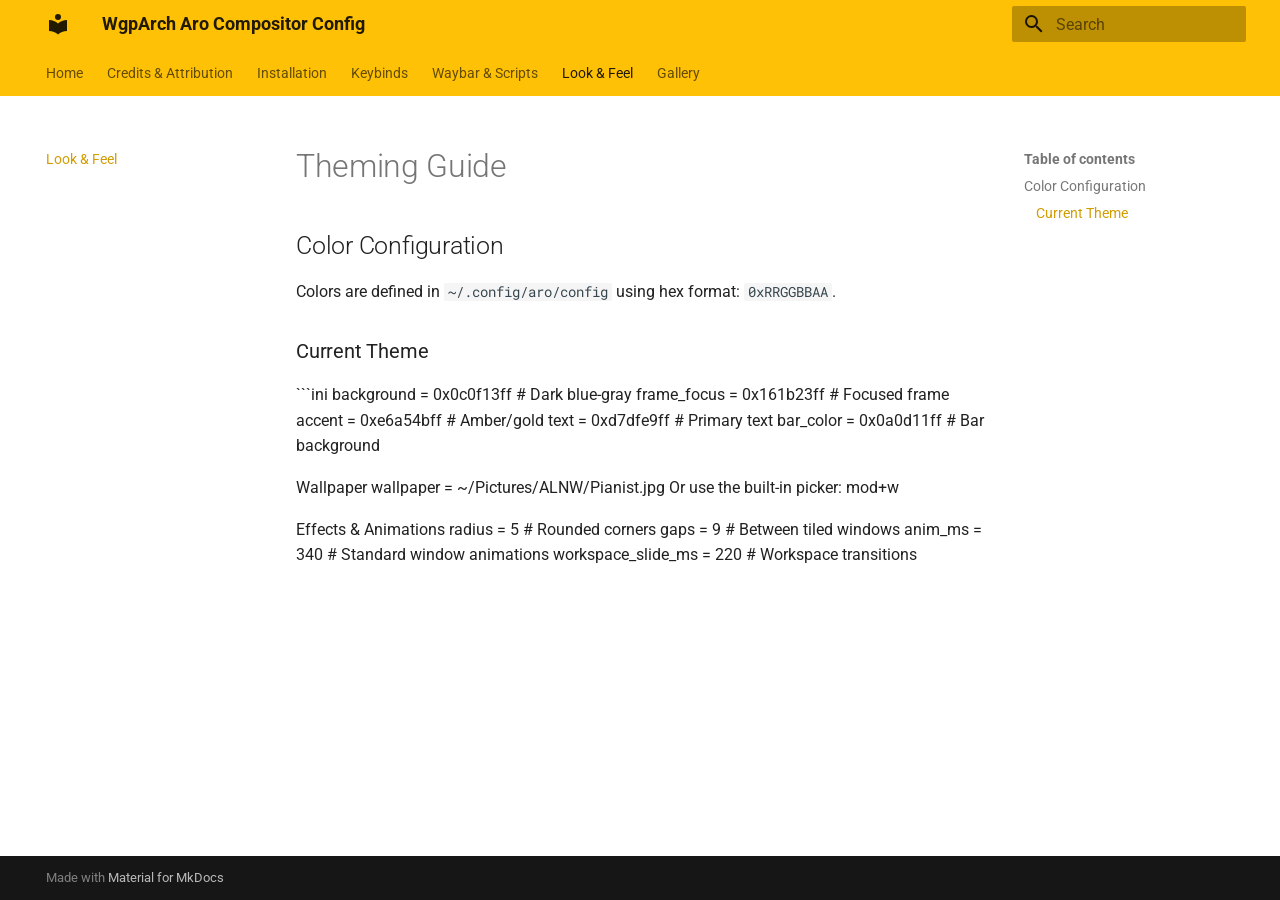
<file: theming/index.html>
<!doctype html>
<html lang="en" class="no-js">
  <head>
    
      <meta charset="utf-8">
      <meta name="viewport" content="width=device-width,initial-scale=1">
      
      
      
        <link rel="canonical" href="https://wgparch.codeberg.page/aro/theming/">
      
      
        <link rel="prev" href="../waybar/">
      
      
        <link rel="next" href="../gallery/">
      
      
        
      
      
      <link rel="icon" href="../assets/images/favicon.png">
      <meta name="generator" content="mkdocs-1.6.1, mkdocs-material-9.7.7">
    
    
      
        <title>Look & Feel - WgpArch Aro Compositor Config</title>
      
    
    
      <link rel="stylesheet" href="../assets/stylesheets/main.ec1eaa64.min.css">
      
        
        <link rel="stylesheet" href="../assets/stylesheets/palette.ab4e12ef.min.css">
      
      


    
    
      
    
    
      
        
        
        <link rel="preconnect" href="https://fonts.gstatic.com" crossorigin>
        <link rel="stylesheet" href="https://fonts.googleapis.com/css?family=Roboto:300,300i,400,400i,700,700i%7CRoboto+Mono:400,400i,700,700i&display=fallback">
        <style>:root{--md-text-font:"Roboto";--md-code-font:"Roboto Mono"}</style>
      
    
    
    <script>__md_scope=new URL("..",location),__md_hash=e=>[...e].reduce(((e,_)=>(e<<5)-e+_.charCodeAt(0)),0),__md_get=(e,_=localStorage,t=__md_scope)=>JSON.parse(_.getItem(t.pathname+"."+e)),__md_set=(e,_,t=localStorage,a=__md_scope)=>{try{t.setItem(a.pathname+"."+e,JSON.stringify(_))}catch(e){}}</script>
    
      

    
    
  </head>
  
  
    
    
    
    
    
    <body dir="ltr" data-md-color-scheme="default" data-md-color-primary="amber" data-md-color-accent="amber">
  
    
    <input class="md-toggle" data-md-toggle="drawer" type="checkbox" id="__drawer" autocomplete="off">
    <input class="md-toggle" data-md-toggle="search" type="checkbox" id="__search" autocomplete="off">
    <label class="md-overlay" for="__drawer"></label>
    <div data-md-component="skip">
      
        
        <a href="#theming-guide" class="md-skip">
          Skip to content
        </a>
      
    </div>
    <div data-md-component="announce">
      
    </div>
    
    
      

<header class="md-header" data-md-component="header">
  <nav class="md-header__inner md-grid" aria-label="Header">
    <a href=".." title="WgpArch Aro Compositor Config" class="md-header__button md-logo" aria-label="WgpArch Aro Compositor Config" data-md-component="logo">
      
  
  <svg xmlns="http://www.w3.org/2000/svg" viewBox="0 0 24 24"><path d="M12 8a3 3 0 0 0 3-3 3 3 0 0 0-3-3 3 3 0 0 0-3 3 3 3 0 0 0 3 3m0 3.54C9.64 9.35 6.5 8 3 8v11c3.5 0 6.64 1.35 9 3.54 2.36-2.19 5.5-3.54 9-3.54V8c-3.5 0-6.64 1.35-9 3.54"/></svg>

    </a>
    <label class="md-header__button md-icon" for="__drawer">
      
      <svg xmlns="http://www.w3.org/2000/svg" viewBox="0 0 24 24"><path d="M3 6h18v2H3zm0 5h18v2H3zm0 5h18v2H3z"/></svg>
    </label>
    <div class="md-header__title" data-md-component="header-title">
      <div class="md-header__ellipsis">
        <div class="md-header__topic">
          <span class="md-ellipsis">
            WgpArch Aro Compositor Config
          </span>
        </div>
        <div class="md-header__topic" data-md-component="header-topic">
          <span class="md-ellipsis">
            
              Look & Feel
            
          </span>
        </div>
      </div>
    </div>
    
      
    
    
    
    
      
      
        <label class="md-header__button md-icon" for="__search">
          
          <svg xmlns="http://www.w3.org/2000/svg" viewBox="0 0 24 24"><path d="M9.5 3A6.5 6.5 0 0 1 16 9.5c0 1.61-.59 3.09-1.56 4.23l.27.27h.79l5 5-1.5 1.5-5-5v-.79l-.27-.27A6.52 6.52 0 0 1 9.5 16 6.5 6.5 0 0 1 3 9.5 6.5 6.5 0 0 1 9.5 3m0 2C7 5 5 7 5 9.5S7 14 9.5 14 14 12 14 9.5 12 5 9.5 5"/></svg>
        </label>
        <div class="md-search" data-md-component="search" role="dialog">
  <label class="md-search__overlay" for="__search"></label>
  <div class="md-search__inner" role="search">
    <form class="md-search__form" name="search">
      <input type="text" class="md-search__input" name="query" aria-label="Search" placeholder="Search" autocapitalize="off" autocorrect="off" autocomplete="off" spellcheck="false" data-md-component="search-query" required>
      <label class="md-search__icon md-icon" for="__search">
        
        <svg xmlns="http://www.w3.org/2000/svg" viewBox="0 0 24 24"><path d="M9.5 3A6.5 6.5 0 0 1 16 9.5c0 1.61-.59 3.09-1.56 4.23l.27.27h.79l5 5-1.5 1.5-5-5v-.79l-.27-.27A6.52 6.52 0 0 1 9.5 16 6.5 6.5 0 0 1 3 9.5 6.5 6.5 0 0 1 9.5 3m0 2C7 5 5 7 5 9.5S7 14 9.5 14 14 12 14 9.5 12 5 9.5 5"/></svg>
        
        <svg xmlns="http://www.w3.org/2000/svg" viewBox="0 0 24 24"><path d="M20 11v2H8l5.5 5.5-1.42 1.42L4.16 12l7.92-7.92L13.5 5.5 8 11z"/></svg>
      </label>
      <nav class="md-search__options" aria-label="Search">
        
        <button type="reset" class="md-search__icon md-icon" title="Clear" aria-label="Clear" tabindex="-1">
          
          <svg xmlns="http://www.w3.org/2000/svg" viewBox="0 0 24 24"><path d="M19 6.41 17.59 5 12 10.59 6.41 5 5 6.41 10.59 12 5 17.59 6.41 19 12 13.41 17.59 19 19 17.59 13.41 12z"/></svg>
        </button>
      </nav>
      
    </form>
    <div class="md-search__output">
      <div class="md-search__scrollwrap" tabindex="0" data-md-scrollfix>
        <div class="md-search-result" data-md-component="search-result">
          <div class="md-search-result__meta">
            Initializing search
          </div>
          <ol class="md-search-result__list" role="presentation"></ol>
        </div>
      </div>
    </div>
  </div>
</div>
      
    
    
  </nav>
  
</header>
    
    <div class="md-container" data-md-component="container">
      
      
        
          
            
<nav class="md-tabs" aria-label="Tabs" data-md-component="tabs">
  <div class="md-grid">
    <ul class="md-tabs__list">
      
        
  
  
  
  
    <li class="md-tabs__item">
      <a href=".." class="md-tabs__link">
        
  
  
    
  
  Home

      </a>
    </li>
  

      
        
  
  
  
  
    <li class="md-tabs__item">
      <a href="../credits/" class="md-tabs__link">
        
  
  
    
  
  Credits & Attribution

      </a>
    </li>
  

      
        
  
  
  
  
    <li class="md-tabs__item">
      <a href="../installation/" class="md-tabs__link">
        
  
  
    
  
  Installation

      </a>
    </li>
  

      
        
  
  
  
  
    <li class="md-tabs__item">
      <a href="../keybinds/" class="md-tabs__link">
        
  
  
    
  
  Keybinds

      </a>
    </li>
  

      
        
  
  
  
  
    <li class="md-tabs__item">
      <a href="../waybar/" class="md-tabs__link">
        
  
  
    
  
  Waybar & Scripts

      </a>
    </li>
  

      
        
  
  
  
    
  
  
    <li class="md-tabs__item md-tabs__item--active">
      <a href="./" class="md-tabs__link">
        
  
  
    
  
  Look & Feel

      </a>
    </li>
  

      
        
  
  
  
  
    <li class="md-tabs__item">
      <a href="../gallery/" class="md-tabs__link">
        
  
  
    
  
  Gallery

      </a>
    </li>
  

      
    </ul>
  </div>
</nav>
          
        
      
      <main class="md-main" data-md-component="main">
        <div class="md-main__inner md-grid">
          
            
              
              <div class="md-sidebar md-sidebar--primary" data-md-component="sidebar" data-md-type="navigation" >
                <div class="md-sidebar__scrollwrap">
                  <div class="md-sidebar__inner">
                    


  


<nav class="md-nav md-nav--primary md-nav--lifted" aria-label="Navigation" data-md-level="0">
  <label class="md-nav__title" for="__drawer">
    <a href=".." title="WgpArch Aro Compositor Config" class="md-nav__button md-logo" aria-label="WgpArch Aro Compositor Config" data-md-component="logo">
      
  
  <svg xmlns="http://www.w3.org/2000/svg" viewBox="0 0 24 24"><path d="M12 8a3 3 0 0 0 3-3 3 3 0 0 0-3-3 3 3 0 0 0-3 3 3 3 0 0 0 3 3m0 3.54C9.64 9.35 6.5 8 3 8v11c3.5 0 6.64 1.35 9 3.54 2.36-2.19 5.5-3.54 9-3.54V8c-3.5 0-6.64 1.35-9 3.54"/></svg>

    </a>
    WgpArch Aro Compositor Config
  </label>
  
  <ul class="md-nav__list" data-md-scrollfix>
    
      
      
  
  
  
  
    <li class="md-nav__item">
      <a href=".." class="md-nav__link">
        
  
  
  <span class="md-ellipsis">
    
  
    Home
  

    
  </span>
  
  

      </a>
    </li>
  

    
      
      
  
  
  
  
    <li class="md-nav__item">
      <a href="../credits/" class="md-nav__link">
        
  
  
  <span class="md-ellipsis">
    
  
    Credits & Attribution
  

    
  </span>
  
  

      </a>
    </li>
  

    
      
      
  
  
  
  
    <li class="md-nav__item">
      <a href="../installation/" class="md-nav__link">
        
  
  
  <span class="md-ellipsis">
    
  
    Installation
  

    
  </span>
  
  

      </a>
    </li>
  

    
      
      
  
  
  
  
    <li class="md-nav__item">
      <a href="../keybinds/" class="md-nav__link">
        
  
  
  <span class="md-ellipsis">
    
  
    Keybinds
  

    
  </span>
  
  

      </a>
    </li>
  

    
      
      
  
  
  
  
    <li class="md-nav__item">
      <a href="../waybar/" class="md-nav__link">
        
  
  
  <span class="md-ellipsis">
    
  
    Waybar & Scripts
  

    
  </span>
  
  

      </a>
    </li>
  

    
      
      
  
  
    
  
  
  
    <li class="md-nav__item md-nav__item--active">
      
      <input class="md-nav__toggle md-toggle" type="checkbox" id="__toc">
      
      
        
      
      
        <label class="md-nav__link md-nav__link--active" for="__toc">
          
  
  
  <span class="md-ellipsis">
    
  
    Look & Feel
  

    
  </span>
  
  

          <span class="md-nav__icon md-icon"></span>
        </label>
      
      <a href="./" class="md-nav__link md-nav__link--active">
        
  
  
  <span class="md-ellipsis">
    
  
    Look & Feel
  

    
  </span>
  
  

      </a>
      
        

<nav class="md-nav md-nav--secondary" aria-label="Table of contents">
  
  
  
    
  
  
    <label class="md-nav__title" for="__toc">
      <span class="md-nav__icon md-icon"></span>
      Table of contents
    </label>
    <ul class="md-nav__list" data-md-component="toc" data-md-scrollfix>
      
        <li class="md-nav__item">
  <a href="#color-configuration" class="md-nav__link">
    <span class="md-ellipsis">
      
        Color Configuration
      
    </span>
  </a>
  
    <nav class="md-nav" aria-label="Color Configuration">
      <ul class="md-nav__list">
        
          <li class="md-nav__item">
  <a href="#current-theme" class="md-nav__link">
    <span class="md-ellipsis">
      
        Current Theme
      
    </span>
  </a>
  
</li>
        
      </ul>
    </nav>
  
</li>
      
    </ul>
  
</nav>
      
    </li>
  

    
      
      
  
  
  
  
    <li class="md-nav__item">
      <a href="../gallery/" class="md-nav__link">
        
  
  
  <span class="md-ellipsis">
    
  
    Gallery
  

    
  </span>
  
  

      </a>
    </li>
  

    
  </ul>
</nav>
                  </div>
                </div>
              </div>
            
            
              
              <div class="md-sidebar md-sidebar--secondary" data-md-component="sidebar" data-md-type="toc" >
                <div class="md-sidebar__scrollwrap">
                  <div class="md-sidebar__inner">
                    

<nav class="md-nav md-nav--secondary" aria-label="Table of contents">
  
  
  
    
  
  
    <label class="md-nav__title" for="__toc">
      <span class="md-nav__icon md-icon"></span>
      Table of contents
    </label>
    <ul class="md-nav__list" data-md-component="toc" data-md-scrollfix>
      
        <li class="md-nav__item">
  <a href="#color-configuration" class="md-nav__link">
    <span class="md-ellipsis">
      
        Color Configuration
      
    </span>
  </a>
  
    <nav class="md-nav" aria-label="Color Configuration">
      <ul class="md-nav__list">
        
          <li class="md-nav__item">
  <a href="#current-theme" class="md-nav__link">
    <span class="md-ellipsis">
      
        Current Theme
      
    </span>
  </a>
  
</li>
        
      </ul>
    </nav>
  
</li>
      
    </ul>
  
</nav>
                  </div>
                </div>
              </div>
            
          
          
            <div class="md-content" data-md-component="content">
              
              <article class="md-content__inner md-typeset">
                
                  



<h1 id="theming-guide">Theming Guide</h1>
<h2 id="color-configuration">Color Configuration</h2>
<p>Colors are defined in <code>~/.config/aro/config</code> using hex format: <code>0xRRGGBBAA</code>.</p>
<h3 id="current-theme">Current Theme</h3>
<p>```ini
background = 0x0c0f13ff     # Dark blue-gray
frame_focus = 0x161b23ff    # Focused frame
accent = 0xe6a54bff         # Amber/gold
text = 0xd7dfe9ff           # Primary text
bar_color = 0x0a0d11ff      # Bar background</p>
<p>Wallpaper
wallpaper = ~/Pictures/ALNW/Pianist.jpg
Or use the built-in picker: mod+w</p>
<p>Effects &amp; Animations
radius = 5                  # Rounded corners
gaps = 9                    # Between tiled windows
anim_ms = 340               # Standard window animations
workspace_slide_ms = 220    # Workspace transitions</p>












                
              </article>
            </div>
          
          
<script>var target=document.getElementById(location.hash.slice(1));target&&target.name&&(target.checked=target.name.startsWith("__tabbed_"))</script>
        </div>
        
      </main>
      
        <footer class="md-footer">
  
  <div class="md-footer-meta md-typeset">
    <div class="md-footer-meta__inner md-grid">
      <div class="md-copyright">
  
  
    Made with
    <a href="https://squidfunk.github.io/mkdocs-material/" target="_blank" rel="noopener">
      Material for MkDocs
    </a>
  
</div>
      
    </div>
  </div>
</footer>
      
    </div>
    <div class="md-dialog" data-md-component="dialog">
      <div class="md-dialog__inner md-typeset"></div>
    </div>
    
    
    
      
      
      <script id="__config" type="application/json">{"annotate": null, "base": "..", "features": ["navigation.tabs", "navigation.expand"], "search": "../assets/javascripts/workers/search.2c215733.min.js", "tags": null, "translations": {"clipboard.copied": "Copied to clipboard", "clipboard.copy": "Copy to clipboard", "search.result.more.one": "1 more on this page", "search.result.more.other": "# more on this page", "search.result.none": "No matching documents", "search.result.one": "1 matching document", "search.result.other": "# matching documents", "search.result.placeholder": "Type to start searching", "search.result.term.missing": "Missing", "select.version": "Select version"}, "version": null}</script>
    
    
      <script src="../assets/javascripts/bundle.d7400e89.min.js"></script>
      
    
  </body>
</html>
</file>
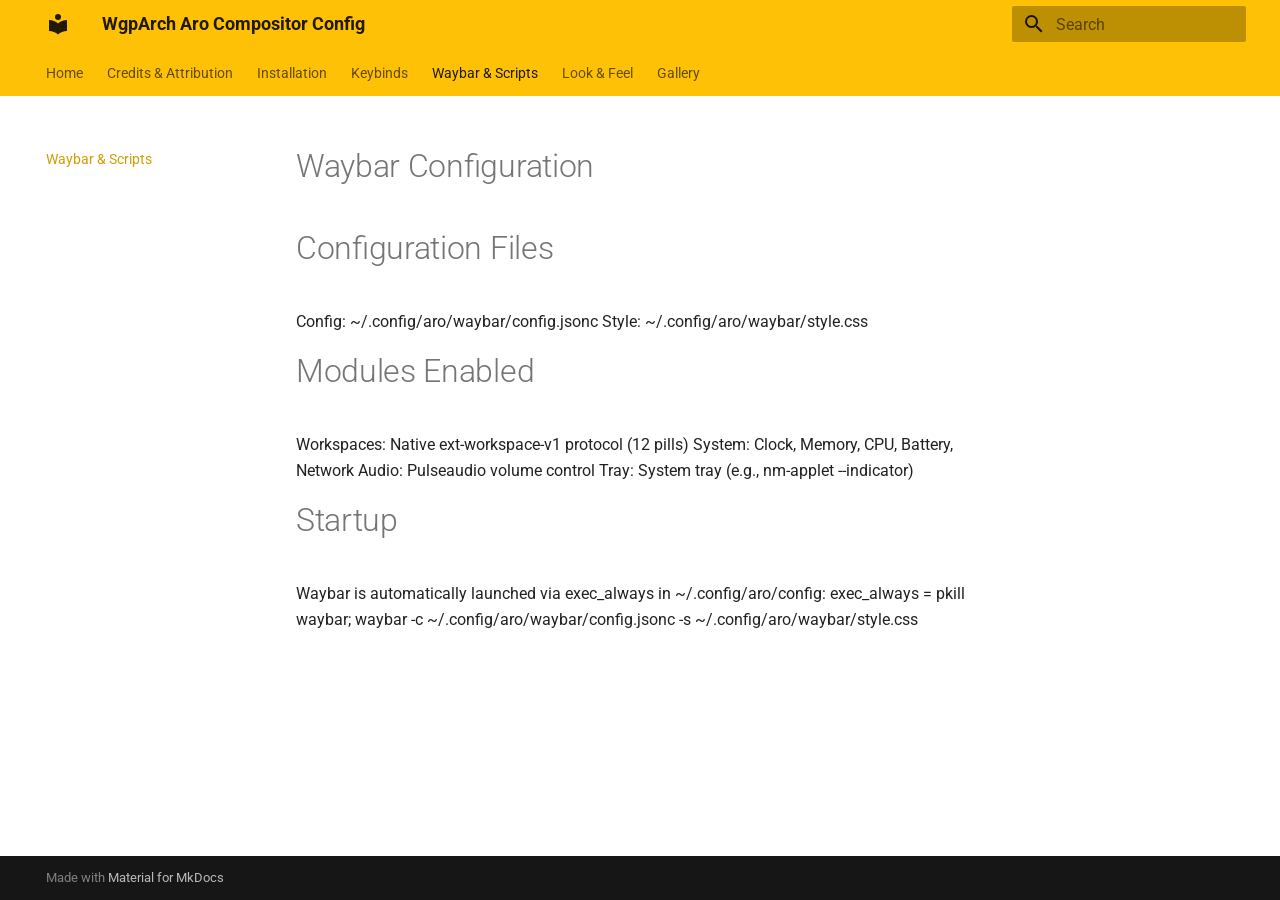
<file: waybar/index.html>
<!doctype html>
<html lang="en" class="no-js">
  <head>
    
      <meta charset="utf-8">
      <meta name="viewport" content="width=device-width,initial-scale=1">
      
      
      
        <link rel="canonical" href="https://wgparch.codeberg.page/aro/waybar/">
      
      
        <link rel="prev" href="../keybinds/">
      
      
        <link rel="next" href="../theming/">
      
      
        
      
      
      <link rel="icon" href="../assets/images/favicon.png">
      <meta name="generator" content="mkdocs-1.6.1, mkdocs-material-9.7.7">
    
    
      
        <title>Waybar & Scripts - WgpArch Aro Compositor Config</title>
      
    
    
      <link rel="stylesheet" href="../assets/stylesheets/main.ec1eaa64.min.css">
      
        
        <link rel="stylesheet" href="../assets/stylesheets/palette.ab4e12ef.min.css">
      
      


    
    
      
    
    
      
        
        
        <link rel="preconnect" href="https://fonts.gstatic.com" crossorigin>
        <link rel="stylesheet" href="https://fonts.googleapis.com/css?family=Roboto:300,300i,400,400i,700,700i%7CRoboto+Mono:400,400i,700,700i&display=fallback">
        <style>:root{--md-text-font:"Roboto";--md-code-font:"Roboto Mono"}</style>
      
    
    
    <script>__md_scope=new URL("..",location),__md_hash=e=>[...e].reduce(((e,_)=>(e<<5)-e+_.charCodeAt(0)),0),__md_get=(e,_=localStorage,t=__md_scope)=>JSON.parse(_.getItem(t.pathname+"."+e)),__md_set=(e,_,t=localStorage,a=__md_scope)=>{try{t.setItem(a.pathname+"."+e,JSON.stringify(_))}catch(e){}}</script>
    
      

    
    
  </head>
  
  
    
    
    
    
    
    <body dir="ltr" data-md-color-scheme="default" data-md-color-primary="amber" data-md-color-accent="amber">
  
    
    <input class="md-toggle" data-md-toggle="drawer" type="checkbox" id="__drawer" autocomplete="off">
    <input class="md-toggle" data-md-toggle="search" type="checkbox" id="__search" autocomplete="off">
    <label class="md-overlay" for="__drawer"></label>
    <div data-md-component="skip">
      
        
        <a href="#waybar-configuration" class="md-skip">
          Skip to content
        </a>
      
    </div>
    <div data-md-component="announce">
      
    </div>
    
    
      

<header class="md-header" data-md-component="header">
  <nav class="md-header__inner md-grid" aria-label="Header">
    <a href=".." title="WgpArch Aro Compositor Config" class="md-header__button md-logo" aria-label="WgpArch Aro Compositor Config" data-md-component="logo">
      
  
  <svg xmlns="http://www.w3.org/2000/svg" viewBox="0 0 24 24"><path d="M12 8a3 3 0 0 0 3-3 3 3 0 0 0-3-3 3 3 0 0 0-3 3 3 3 0 0 0 3 3m0 3.54C9.64 9.35 6.5 8 3 8v11c3.5 0 6.64 1.35 9 3.54 2.36-2.19 5.5-3.54 9-3.54V8c-3.5 0-6.64 1.35-9 3.54"/></svg>

    </a>
    <label class="md-header__button md-icon" for="__drawer">
      
      <svg xmlns="http://www.w3.org/2000/svg" viewBox="0 0 24 24"><path d="M3 6h18v2H3zm0 5h18v2H3zm0 5h18v2H3z"/></svg>
    </label>
    <div class="md-header__title" data-md-component="header-title">
      <div class="md-header__ellipsis">
        <div class="md-header__topic">
          <span class="md-ellipsis">
            WgpArch Aro Compositor Config
          </span>
        </div>
        <div class="md-header__topic" data-md-component="header-topic">
          <span class="md-ellipsis">
            
              Waybar & Scripts
            
          </span>
        </div>
      </div>
    </div>
    
      
    
    
    
    
      
      
        <label class="md-header__button md-icon" for="__search">
          
          <svg xmlns="http://www.w3.org/2000/svg" viewBox="0 0 24 24"><path d="M9.5 3A6.5 6.5 0 0 1 16 9.5c0 1.61-.59 3.09-1.56 4.23l.27.27h.79l5 5-1.5 1.5-5-5v-.79l-.27-.27A6.52 6.52 0 0 1 9.5 16 6.5 6.5 0 0 1 3 9.5 6.5 6.5 0 0 1 9.5 3m0 2C7 5 5 7 5 9.5S7 14 9.5 14 14 12 14 9.5 12 5 9.5 5"/></svg>
        </label>
        <div class="md-search" data-md-component="search" role="dialog">
  <label class="md-search__overlay" for="__search"></label>
  <div class="md-search__inner" role="search">
    <form class="md-search__form" name="search">
      <input type="text" class="md-search__input" name="query" aria-label="Search" placeholder="Search" autocapitalize="off" autocorrect="off" autocomplete="off" spellcheck="false" data-md-component="search-query" required>
      <label class="md-search__icon md-icon" for="__search">
        
        <svg xmlns="http://www.w3.org/2000/svg" viewBox="0 0 24 24"><path d="M9.5 3A6.5 6.5 0 0 1 16 9.5c0 1.61-.59 3.09-1.56 4.23l.27.27h.79l5 5-1.5 1.5-5-5v-.79l-.27-.27A6.52 6.52 0 0 1 9.5 16 6.5 6.5 0 0 1 3 9.5 6.5 6.5 0 0 1 9.5 3m0 2C7 5 5 7 5 9.5S7 14 9.5 14 14 12 14 9.5 12 5 9.5 5"/></svg>
        
        <svg xmlns="http://www.w3.org/2000/svg" viewBox="0 0 24 24"><path d="M20 11v2H8l5.5 5.5-1.42 1.42L4.16 12l7.92-7.92L13.5 5.5 8 11z"/></svg>
      </label>
      <nav class="md-search__options" aria-label="Search">
        
        <button type="reset" class="md-search__icon md-icon" title="Clear" aria-label="Clear" tabindex="-1">
          
          <svg xmlns="http://www.w3.org/2000/svg" viewBox="0 0 24 24"><path d="M19 6.41 17.59 5 12 10.59 6.41 5 5 6.41 10.59 12 5 17.59 6.41 19 12 13.41 17.59 19 19 17.59 13.41 12z"/></svg>
        </button>
      </nav>
      
    </form>
    <div class="md-search__output">
      <div class="md-search__scrollwrap" tabindex="0" data-md-scrollfix>
        <div class="md-search-result" data-md-component="search-result">
          <div class="md-search-result__meta">
            Initializing search
          </div>
          <ol class="md-search-result__list" role="presentation"></ol>
        </div>
      </div>
    </div>
  </div>
</div>
      
    
    
  </nav>
  
</header>
    
    <div class="md-container" data-md-component="container">
      
      
        
          
            
<nav class="md-tabs" aria-label="Tabs" data-md-component="tabs">
  <div class="md-grid">
    <ul class="md-tabs__list">
      
        
  
  
  
  
    <li class="md-tabs__item">
      <a href=".." class="md-tabs__link">
        
  
  
    
  
  Home

      </a>
    </li>
  

      
        
  
  
  
  
    <li class="md-tabs__item">
      <a href="../credits/" class="md-tabs__link">
        
  
  
    
  
  Credits & Attribution

      </a>
    </li>
  

      
        
  
  
  
  
    <li class="md-tabs__item">
      <a href="../installation/" class="md-tabs__link">
        
  
  
    
  
  Installation

      </a>
    </li>
  

      
        
  
  
  
  
    <li class="md-tabs__item">
      <a href="../keybinds/" class="md-tabs__link">
        
  
  
    
  
  Keybinds

      </a>
    </li>
  

      
        
  
  
  
    
  
  
    <li class="md-tabs__item md-tabs__item--active">
      <a href="./" class="md-tabs__link">
        
  
  
    
  
  Waybar & Scripts

      </a>
    </li>
  

      
        
  
  
  
  
    <li class="md-tabs__item">
      <a href="../theming/" class="md-tabs__link">
        
  
  
    
  
  Look & Feel

      </a>
    </li>
  

      
        
  
  
  
  
    <li class="md-tabs__item">
      <a href="../gallery/" class="md-tabs__link">
        
  
  
    
  
  Gallery

      </a>
    </li>
  

      
    </ul>
  </div>
</nav>
          
        
      
      <main class="md-main" data-md-component="main">
        <div class="md-main__inner md-grid">
          
            
              
              <div class="md-sidebar md-sidebar--primary" data-md-component="sidebar" data-md-type="navigation" >
                <div class="md-sidebar__scrollwrap">
                  <div class="md-sidebar__inner">
                    


  


<nav class="md-nav md-nav--primary md-nav--lifted" aria-label="Navigation" data-md-level="0">
  <label class="md-nav__title" for="__drawer">
    <a href=".." title="WgpArch Aro Compositor Config" class="md-nav__button md-logo" aria-label="WgpArch Aro Compositor Config" data-md-component="logo">
      
  
  <svg xmlns="http://www.w3.org/2000/svg" viewBox="0 0 24 24"><path d="M12 8a3 3 0 0 0 3-3 3 3 0 0 0-3-3 3 3 0 0 0-3 3 3 3 0 0 0 3 3m0 3.54C9.64 9.35 6.5 8 3 8v11c3.5 0 6.64 1.35 9 3.54 2.36-2.19 5.5-3.54 9-3.54V8c-3.5 0-6.64 1.35-9 3.54"/></svg>

    </a>
    WgpArch Aro Compositor Config
  </label>
  
  <ul class="md-nav__list" data-md-scrollfix>
    
      
      
  
  
  
  
    <li class="md-nav__item">
      <a href=".." class="md-nav__link">
        
  
  
  <span class="md-ellipsis">
    
  
    Home
  

    
  </span>
  
  

      </a>
    </li>
  

    
      
      
  
  
  
  
    <li class="md-nav__item">
      <a href="../credits/" class="md-nav__link">
        
  
  
  <span class="md-ellipsis">
    
  
    Credits & Attribution
  

    
  </span>
  
  

      </a>
    </li>
  

    
      
      
  
  
  
  
    <li class="md-nav__item">
      <a href="../installation/" class="md-nav__link">
        
  
  
  <span class="md-ellipsis">
    
  
    Installation
  

    
  </span>
  
  

      </a>
    </li>
  

    
      
      
  
  
  
  
    <li class="md-nav__item">
      <a href="../keybinds/" class="md-nav__link">
        
  
  
  <span class="md-ellipsis">
    
  
    Keybinds
  

    
  </span>
  
  

      </a>
    </li>
  

    
      
      
  
  
    
  
  
  
    <li class="md-nav__item md-nav__item--active">
      
      <input class="md-nav__toggle md-toggle" type="checkbox" id="__toc">
      
      
        
      
      
      <a href="./" class="md-nav__link md-nav__link--active">
        
  
  
  <span class="md-ellipsis">
    
  
    Waybar & Scripts
  

    
  </span>
  
  

      </a>
      
    </li>
  

    
      
      
  
  
  
  
    <li class="md-nav__item">
      <a href="../theming/" class="md-nav__link">
        
  
  
  <span class="md-ellipsis">
    
  
    Look & Feel
  

    
  </span>
  
  

      </a>
    </li>
  

    
      
      
  
  
  
  
    <li class="md-nav__item">
      <a href="../gallery/" class="md-nav__link">
        
  
  
  <span class="md-ellipsis">
    
  
    Gallery
  

    
  </span>
  
  

      </a>
    </li>
  

    
  </ul>
</nav>
                  </div>
                </div>
              </div>
            
            
              
              <div class="md-sidebar md-sidebar--secondary" data-md-component="sidebar" data-md-type="toc" >
                <div class="md-sidebar__scrollwrap">
                  <div class="md-sidebar__inner">
                    

<nav class="md-nav md-nav--secondary" aria-label="Table of contents">
  
  
  
    
  
  
</nav>
                  </div>
                </div>
              </div>
            
          
          
            <div class="md-content" data-md-component="content">
              
              <article class="md-content__inner md-typeset">
                
                  



<h1 id="waybar-configuration">Waybar Configuration</h1>
<h1 id="configuration-files">Configuration Files</h1>
<p>Config: ~/.config/aro/waybar/config.jsonc
Style: ~/.config/aro/waybar/style.css</p>
<h1 id="modules-enabled">Modules Enabled</h1>
<p>Workspaces: Native ext-workspace-v1 protocol (12 pills)
System: Clock, Memory, CPU, Battery, Network
Audio: Pulseaudio volume control
Tray: System tray (e.g., nm-applet --indicator)</p>
<h1 id="startup">Startup</h1>
<p>Waybar is automatically launched via exec_always in ~/.config/aro/config:
exec_always = pkill waybar; waybar -c ~/.config/aro/waybar/config.jsonc -s ~/.config/aro/waybar/style.css</p>












                
              </article>
            </div>
          
          
<script>var target=document.getElementById(location.hash.slice(1));target&&target.name&&(target.checked=target.name.startsWith("__tabbed_"))</script>
        </div>
        
      </main>
      
        <footer class="md-footer">
  
  <div class="md-footer-meta md-typeset">
    <div class="md-footer-meta__inner md-grid">
      <div class="md-copyright">
  
  
    Made with
    <a href="https://squidfunk.github.io/mkdocs-material/" target="_blank" rel="noopener">
      Material for MkDocs
    </a>
  
</div>
      
    </div>
  </div>
</footer>
      
    </div>
    <div class="md-dialog" data-md-component="dialog">
      <div class="md-dialog__inner md-typeset"></div>
    </div>
    
    
    
      
      
      <script id="__config" type="application/json">{"annotate": null, "base": "..", "features": ["navigation.tabs", "navigation.expand"], "search": "../assets/javascripts/workers/search.2c215733.min.js", "tags": null, "translations": {"clipboard.copied": "Copied to clipboard", "clipboard.copy": "Copy to clipboard", "search.result.more.one": "1 more on this page", "search.result.more.other": "# more on this page", "search.result.none": "No matching documents", "search.result.one": "1 matching document", "search.result.other": "# matching documents", "search.result.placeholder": "Type to start searching", "search.result.term.missing": "Missing", "select.version": "Select version"}, "version": null}</script>
    
    
      <script src="../assets/javascripts/bundle.d7400e89.min.js"></script>
      
    
  </body>
</html>
</file>
<file: assets/stylesheets/main.ec1eaa64.min.css>
@charset "UTF-8";html{-webkit-text-size-adjust:none;-moz-text-size-adjust:none;text-size-adjust:none;box-sizing:border-box}*,:after,:before{box-sizing:inherit}@media (prefers-reduced-motion){*,:after,:before{transition:none!important}}body{margin:0}a,button,input,label{-webkit-tap-highlight-color:transparent}a{color:inherit;text-decoration:none}hr{border:0;box-sizing:initial;display:block;height:.05rem;overflow:visible;padding:0}small{font-size:80%}sub,sup{line-height:1em}img{border-style:none}table{border-collapse:initial;border-spacing:0}td,th{font-weight:400;vertical-align:top}button{background:#0000;border:0;font-family:inherit;font-size:inherit;margin:0;padding:0}input{border:0;outline:none}:root{--md-primary-fg-color:#4051b5;--md-primary-fg-color--light:#5d6cc0;--md-primary-fg-color--dark:#303fa1;--md-primary-bg-color:#fff;--md-primary-bg-color--light:#ffffffb3;--md-accent-fg-color:#526cfe;--md-accent-fg-color--transparent:#526cfe1a;--md-accent-bg-color:#fff;--md-accent-bg-color--light:#ffffffb3}[data-md-color-scheme=default]{color-scheme:light}[data-md-color-scheme=default] img[src$="#gh-dark-mode-only"],[data-md-color-scheme=default] img[src$="#only-dark"]{display:none}:root,[data-md-color-scheme=default]{--md-hue:225deg;--md-default-fg-color:#000000de;--md-default-fg-color--light:#0000008a;--md-default-fg-color--lighter:#00000052;--md-default-fg-color--lightest:#00000012;--md-default-bg-color:#fff;--md-default-bg-color--light:#ffffffb3;--md-default-bg-color--lighter:#ffffff4d;--md-default-bg-color--lightest:#ffffff1f;--md-code-fg-color:#36464e;--md-code-bg-color:#f5f5f5;--md-code-bg-color--light:#f5f5f5b3;--md-code-bg-color--lighter:#f5f5f54d;--md-code-hl-color:#4287ff;--md-code-hl-color--light:#4287ff1a;--md-code-hl-number-color:#d52a2a;--md-code-hl-special-color:#db1457;--md-code-hl-function-color:#a846b9;--md-code-hl-constant-color:#6e59d9;--md-code-hl-keyword-color:#3f6ec6;--md-code-hl-string-color:#1c7d4d;--md-code-hl-name-color:var(--md-code-fg-color);--md-code-hl-operator-color:var(--md-default-fg-color--light);--md-code-hl-punctuation-color:var(--md-default-fg-color--light);--md-code-hl-comment-color:var(--md-default-fg-color--light);--md-code-hl-generic-color:var(--md-default-fg-color--light);--md-code-hl-variable-color:var(--md-default-fg-color--light);--md-typeset-color:var(--md-default-fg-color);--md-typeset-a-color:var(--md-primary-fg-color);--md-typeset-del-color:#f5503d26;--md-typeset-ins-color:#0bd57026;--md-typeset-kbd-color:#fafafa;--md-typeset-kbd-accent-color:#fff;--md-typeset-kbd-border-color:#b8b8b8;--md-typeset-mark-color:#ffff0080;--md-typeset-table-color:#0000001f;--md-typeset-table-color--light:rgba(0,0,0,.035);--md-admonition-fg-color:var(--md-default-fg-color);--md-admonition-bg-color:var(--md-default-bg-color);--md-warning-fg-color:#000000de;--md-warning-bg-color:#ff9;--md-footer-fg-color:#fff;--md-footer-fg-color--light:#ffffffb3;--md-footer-fg-color--lighter:#ffffff73;--md-footer-bg-color:#000000de;--md-footer-bg-color--dark:#00000052;--md-shadow-z1:0 0.2rem 0.5rem #0000000d,0 0 0.05rem #0000001a;--md-shadow-z2:0 0.2rem 0.5rem #0000001a,0 0 0.05rem #00000040;--md-shadow-z3:0 0.2rem 0.5rem #0003,0 0 0.05rem #00000059}.md-icon svg{fill:currentcolor;display:block;height:1.2rem;width:1.2rem}body{-webkit-font-smoothing:antialiased;-moz-osx-font-smoothing:grayscale;--md-text-font-family:var(--md-text-font,_),-apple-system,BlinkMacSystemFont,Helvetica,Arial,sans-serif;--md-code-font-family:var(--md-code-font,_),SFMono-Regular,Consolas,Menlo,monospace}aside,body,input{font-feature-settings:"kern","liga";color:var(--md-typeset-color);font-family:var(--md-text-font-family)}code,kbd,pre{font-feature-settings:"kern";font-family:var(--md-code-font-family)}:root{--md-typeset-table-sort-icon:url('data:image/svg+xml;charset=utf-8,<svg xmlns="http://www.w3.org/2000/svg" viewBox="0 0 24 24"><path d="m18 21-4-4h3V7h-3l4-4 4 4h-3v10h3M2 19v-2h10v2M2 13v-2h7v2M2 7V5h4v2z"/></svg>');--md-typeset-table-sort-icon--asc:url('data:image/svg+xml;charset=utf-8,<svg xmlns="http://www.w3.org/2000/svg" viewBox="0 0 24 24"><path d="M19 17h3l-4 4-4-4h3V3h2M2 17h10v2H2M6 5v2H2V5m0 6h7v2H2z"/></svg>');--md-typeset-table-sort-icon--desc:url('data:image/svg+xml;charset=utf-8,<svg xmlns="http://www.w3.org/2000/svg" viewBox="0 0 24 24"><path d="M19 7h3l-4-4-4 4h3v14h2M2 17h10v2H2M6 5v2H2V5m0 6h7v2H2z"/></svg>')}.md-typeset{-webkit-print-color-adjust:exact;color-adjust:exact;font-size:.8rem;line-height:1.6;overflow-wrap:break-word}@media print{.md-typeset{font-size:.68rem}}.md-typeset blockquote,.md-typeset dl,.md-typeset figure,.md-typeset ol,.md-typeset pre,.md-typeset ul{margin-bottom:1em;margin-top:1em}.md-typeset h1{color:var(--md-default-fg-color--light);font-size:2em;line-height:1.3;margin:0 0 1.25em}.md-typeset h1,.md-typeset h2{font-weight:300;letter-spacing:-.01em}.md-typeset h2{font-size:1.5625em;line-height:1.4;margin:1.6em 0 .64em}.md-typeset h3{font-size:1.25em;font-weight:400;letter-spacing:-.01em;line-height:1.5;margin:1.6em 0 .8em}.md-typeset h2+h3{margin-top:.8em}.md-typeset h4{font-weight:700;letter-spacing:-.01em;margin:1em 0}.md-typeset h5,.md-typeset h6{color:var(--md-default-fg-color--light);font-size:.8em;font-weight:700;letter-spacing:-.01em;margin:1.25em 0}.md-typeset h5{text-transform:uppercase}.md-typeset h5 code{text-transform:none}.md-typeset hr{border-bottom:.05rem solid var(--md-default-fg-color--lightest);display:flow-root;margin:1.5em 0}.md-typeset a{color:var(--md-typeset-a-color);word-break:break-word}.md-typeset a,.md-typeset a:before{transition:color 125ms}.md-typeset a:focus,.md-typeset a:hover{color:var(--md-accent-fg-color)}.md-typeset a:focus code,.md-typeset a:hover code{background-color:var(--md-accent-fg-color--transparent);color:var(--md-accent-fg-color)}.md-typeset a code{color:var(--md-typeset-a-color)}.md-typeset a.focus-visible{outline-color:var(--md-accent-fg-color);outline-offset:.2rem}.md-typeset code,.md-typeset kbd,.md-typeset pre{color:var(--md-code-fg-color);direction:ltr;font-variant-ligatures:none;transition:background-color 125ms}@media print{.md-typeset code,.md-typeset kbd,.md-typeset pre{white-space:pre-wrap}}.md-typeset code{background-color:var(--md-code-bg-color);border-radius:.1rem;-webkit-box-decoration-break:clone;box-decoration-break:clone;font-size:.85em;padding:0 .2941176471em;transition:color 125ms,background-color 125ms;word-break:break-word}.md-typeset code:not(.focus-visible){-webkit-tap-highlight-color:transparent;outline:none}.md-typeset pre{display:flow-root;line-height:1.4;position:relative}.md-typeset pre>code{-webkit-box-decoration-break:slice;box-decoration-break:slice;box-shadow:none;display:block;margin:0;outline-color:var(--md-accent-fg-color);overflow:auto;padding:.7720588235em 1.1764705882em;scrollbar-color:var(--md-default-fg-color--lighter) #0000;scrollbar-width:thin;touch-action:auto;word-break:normal}.md-typeset pre>code:hover{scrollbar-color:var(--md-accent-fg-color) #0000}.md-typeset pre>code::-webkit-scrollbar{height:.2rem;width:.2rem}.md-typeset pre>code::-webkit-scrollbar-thumb{background-color:var(--md-default-fg-color--lighter)}.md-typeset pre>code::-webkit-scrollbar-thumb:hover{background-color:var(--md-accent-fg-color)}.md-typeset kbd{background-color:var(--md-typeset-kbd-color);border-radius:.1rem;box-shadow:0 .1rem 0 .05rem var(--md-typeset-kbd-border-color),0 .1rem 0 var(--md-typeset-kbd-border-color),0 -.1rem .2rem var(--md-typeset-kbd-accent-color) inset;color:var(--md-default-fg-color);display:inline-block;font-size:.75em;padding:0 .6666666667em;vertical-align:text-top;word-break:break-word}.md-typeset mark{background-color:var(--md-typeset-mark-color);-webkit-box-decoration-break:clone;box-decoration-break:clone;color:inherit;word-break:break-word}.md-typeset abbr{cursor:help;text-decoration:none}.md-typeset [data-preview],.md-typeset abbr{border-bottom:.05rem dotted var(--md-default-fg-color--light)}.md-typeset small{opacity:.75}[dir=ltr] .md-typeset sub,[dir=ltr] .md-typeset sup{margin-left:.078125em}[dir=rtl] .md-typeset sub,[dir=rtl] .md-typeset sup{margin-right:.078125em}[dir=ltr] .md-typeset blockquote{padding-left:.6rem}[dir=rtl] .md-typeset blockquote{padding-right:.6rem}[dir=ltr] .md-typeset blockquote{border-left:.2rem solid var(--md-default-fg-color--lighter)}[dir=rtl] .md-typeset blockquote{border-right:.2rem solid var(--md-default-fg-color--lighter)}.md-typeset blockquote{color:var(--md-default-fg-color--light);margin-left:0;margin-right:0}.md-typeset ul{list-style-type:disc}.md-typeset ul[type]{list-style-type:revert-layer}[dir=ltr] .md-typeset ol,[dir=ltr] .md-typeset ul{margin-left:.625em}[dir=rtl] .md-typeset ol,[dir=rtl] .md-typeset ul{margin-right:.625em}.md-typeset ol,.md-typeset ul{padding:0}.md-typeset ol:not([hidden]),.md-typeset ul:not([hidden]){display:flow-root}.md-typeset ol ol,.md-typeset ul ol{list-style-type:lower-alpha}.md-typeset ol ol ol,.md-typeset ul ol ol{list-style-type:lower-roman}.md-typeset ol ol ol ol,.md-typeset ul ol ol ol{list-style-type:upper-alpha}.md-typeset ol ol ol ol ol,.md-typeset ul ol ol ol ol{list-style-type:upper-roman}.md-typeset ol[type],.md-typeset ul[type]{list-style-type:revert-layer}[dir=ltr] .md-typeset ol li,[dir=ltr] .md-typeset ul li{margin-left:1.25em}[dir=rtl] .md-typeset ol li,[dir=rtl] .md-typeset ul li{margin-right:1.25em}.md-typeset ol li,.md-typeset ul li{margin-bottom:.5em}.md-typeset ol li blockquote,.md-typeset ol li p,.md-typeset ul li blockquote,.md-typeset ul li p{margin:.5em 0}.md-typeset ol li:last-child,.md-typeset ul li:last-child{margin-bottom:0}[dir=ltr] .md-typeset ol li ol,[dir=ltr] .md-typeset ol li ul,[dir=ltr] .md-typeset ul li ol,[dir=ltr] .md-typeset ul li ul{margin-left:.625em}[dir=rtl] .md-typeset ol li ol,[dir=rtl] .md-typeset ol li ul,[dir=rtl] .md-typeset ul li ol,[dir=rtl] .md-typeset ul li ul{margin-right:.625em}.md-typeset ol li ol,.md-typeset ol li ul,.md-typeset ul li ol,.md-typeset ul li ul{margin-bottom:.5em;margin-top:.5em}[dir=ltr] .md-typeset dd{margin-left:1.875em}[dir=rtl] .md-typeset dd{margin-right:1.875em}.md-typeset dd{margin-bottom:1.5em;margin-top:1em}.md-typeset img,.md-typeset svg,.md-typeset video{height:auto;max-width:100%}.md-typeset img[align=left]{margin:1em 1em 1em 0}.md-typeset img[align=right]{margin:1em 0 1em 1em}.md-typeset img[align]:only-child{margin-top:0}.md-typeset figure{display:flow-root;margin:1em auto;max-width:100%;text-align:center;width:fit-content}.md-typeset figure img{display:block;margin:0 auto}.md-typeset figcaption{font-style:italic;margin:1em auto;max-width:24rem}.md-typeset iframe{max-width:100%}.md-typeset table:not([class]){background-color:var(--md-default-bg-color);border:.05rem solid var(--md-typeset-table-color);border-radius:.1rem;display:inline-block;font-size:.64rem;max-width:100%;overflow:auto;touch-action:auto}@media print{.md-typeset table:not([class]){display:table}}.md-typeset table:not([class])+*{margin-top:1.5em}.md-typeset table:not([class]) td>:first-child,.md-typeset table:not([class]) th>:first-child{margin-top:0}.md-typeset table:not([class]) td>:last-child,.md-typeset table:not([class]) th>:last-child{margin-bottom:0}.md-typeset table:not([class]) td:not([align]),.md-typeset table:not([class]) th:not([align]){text-align:left}[dir=rtl] .md-typeset table:not([class]) td:not([align]),[dir=rtl] .md-typeset table:not([class]) th:not([align]){text-align:right}.md-typeset table:not([class]) th{font-weight:700;min-width:5rem;padding:.9375em 1.25em;vertical-align:top}.md-typeset table:not([class]) td{border-top:.05rem solid var(--md-typeset-table-color);padding:.9375em 1.25em;vertical-align:top}.md-typeset table:not([class]) tbody tr{transition:background-color 125ms}.md-typeset table:not([class]) tbody tr:hover{background-color:var(--md-typeset-table-color--light);box-shadow:0 .05rem 0 var(--md-default-bg-color) inset}.md-typeset table:not([class]) a{word-break:normal}.md-typeset table th[role=columnheader]{cursor:pointer}[dir=ltr] .md-typeset table th[role=columnheader]:after{margin-left:.5em}[dir=rtl] .md-typeset table th[role=columnheader]:after{margin-right:.5em}.md-typeset table th[role=columnheader]:after{content:"";display:inline-block;height:1.2em;-webkit-mask-image:var(--md-typeset-table-sort-icon);mask-image:var(--md-typeset-table-sort-icon);-webkit-mask-repeat:no-repeat;mask-repeat:no-repeat;-webkit-mask-size:contain;mask-size:contain;transition:background-color 125ms;vertical-align:text-bottom;width:1.2em}.md-typeset table th[role=columnheader]:hover:after{background-color:var(--md-default-fg-color--lighter)}.md-typeset table th[role=columnheader][aria-sort=ascending]:after{background-color:var(--md-default-fg-color--light);-webkit-mask-image:var(--md-typeset-table-sort-icon--asc);mask-image:var(--md-typeset-table-sort-icon--asc)}.md-typeset table th[role=columnheader][aria-sort=descending]:after{background-color:var(--md-default-fg-color--light);-webkit-mask-image:var(--md-typeset-table-sort-icon--desc);mask-image:var(--md-typeset-table-sort-icon--desc)}.md-typeset__scrollwrap{margin:1em -.8rem;overflow-x:auto;touch-action:auto}.md-typeset__table{display:inline-block;margin-bottom:.5em;padding:0 .8rem}@media print{.md-typeset__table{display:block}}html .md-typeset__table table{display:table;margin:0;overflow:hidden;width:100%}@media screen and (max-width:44.984375em){.md-content__inner>pre{margin:1em -.8rem}.md-content__inner>pre code{border-radius:0}}.md-typeset .md-author{border-radius:100%;display:block;flex-shrink:0;height:1.6rem;overflow:hidden;position:relative;transition:color 125ms,transform 125ms;width:1.6rem}.md-typeset .md-author img{display:block}.md-typeset .md-author--more{background:var(--md-default-fg-color--lightest);color:var(--md-default-fg-color--lighter);font-size:.6rem;font-weight:700;line-height:1.6rem;text-align:center}.md-typeset .md-author--long{height:2.4rem;width:2.4rem}.md-typeset a.md-author{transform:scale(1)}.md-typeset a.md-author img{border-radius:100%;filter:grayscale(100%) opacity(75%);transition:filter 125ms}.md-typeset a.md-author:focus,.md-typeset a.md-author:hover{transform:scale(1.1);z-index:1}.md-typeset a.md-author:focus img,.md-typeset a.md-author:hover img{filter:grayscale(0)}.md-banner{background-color:var(--md-footer-bg-color);color:var(--md-footer-fg-color);overflow:auto}@media print{.md-banner{display:none}}.md-banner--warning{background-color:var(--md-warning-bg-color);color:var(--md-warning-fg-color)}.md-banner__inner{font-size:.7rem;margin:.6rem auto;padding:0 .8rem}[dir=ltr] .md-banner__button{float:right}[dir=rtl] .md-banner__button{float:left}.md-banner__button{color:inherit;cursor:pointer;transition:opacity .25s}.no-js .md-banner__button{display:none}.md-banner__button:hover{opacity:.7}html{font-size:125%;height:100%;overflow-x:hidden}@media screen and (min-width:100em){html{font-size:137.5%}}@media screen and (min-width:125em){html{font-size:150%}}body{background-color:var(--md-default-bg-color);display:flex;flex-direction:column;font-size:.5rem;min-height:100%;position:relative;width:100%}@media print{body{display:block}}@media screen and (max-width:59.984375em){body[data-md-scrolllock]{position:fixed}}.md-grid{margin-left:auto;margin-right:auto;max-width:61rem}.md-container{display:flex;flex-direction:column;flex-grow:1}@media print{.md-container{display:block}}.md-main{flex-grow:1}.md-main__inner{display:flex;height:100%;margin-top:1.5rem}.md-ellipsis{overflow:hidden;text-overflow:ellipsis}.md-toggle{display:none}.md-option{height:0;opacity:0;position:absolute;width:0}.md-option:checked+label:not([hidden]){display:block}.md-option.focus-visible+label{outline-color:var(--md-accent-fg-color);outline-style:auto}.md-skip{background-color:var(--md-default-fg-color);border-radius:.1rem;color:var(--md-default-bg-color);font-size:.64rem;margin:.5rem;opacity:0;outline-color:var(--md-accent-fg-color);padding:.3rem .5rem;position:fixed;transform:translateY(.4rem);z-index:-1}.md-skip:focus{opacity:1;transform:translateY(0);transition:transform .25s cubic-bezier(.4,0,.2,1),opacity 175ms 75ms;z-index:10}@page{margin:25mm}:root{--md-clipboard-icon:url('data:image/svg+xml;charset=utf-8,<svg xmlns="http://www.w3.org/2000/svg" viewBox="0 0 24 24"><path d="M19 21H8V7h11m0-2H8a2 2 0 0 0-2 2v14a2 2 0 0 0 2 2h11a2 2 0 0 0 2-2V7a2 2 0 0 0-2-2m-3-4H4a2 2 0 0 0-2 2v14h2V3h12z"/></svg>')}.md-clipboard{border-radius:.1rem;color:var(--md-default-fg-color--lightest);cursor:pointer;height:1.5em;outline-color:var(--md-accent-fg-color);outline-offset:.1rem;transition:color .25s;width:1.5em;z-index:1}@media print{.md-clipboard{display:none}}.md-clipboard:not(.focus-visible){-webkit-tap-highlight-color:transparent;outline:none}:hover>.md-clipboard{color:var(--md-default-fg-color--light)}.md-clipboard:focus,.md-clipboard:hover{color:var(--md-accent-fg-color)}.md-clipboard:after{background-color:currentcolor;content:"";display:block;height:1.125em;margin:0 auto;-webkit-mask-image:var(--md-clipboard-icon);mask-image:var(--md-clipboard-icon);-webkit-mask-position:center;mask-position:center;-webkit-mask-repeat:no-repeat;mask-repeat:no-repeat;-webkit-mask-size:contain;mask-size:contain;width:1.125em}.md-clipboard--inline{cursor:pointer}.md-clipboard--inline code{transition:color .25s,background-color .25s}.md-clipboard--inline:focus code,.md-clipboard--inline:hover code{background-color:var(--md-accent-fg-color--transparent);color:var(--md-accent-fg-color)}:root{--md-code-select-icon:url('data:image/svg+xml;charset=utf-8,<svg xmlns="http://www.w3.org/2000/svg" viewBox="0 0 24 24"><path d="M19 19h-4v2h4c1.1 0 2-.9 2-2v-4h-2m0-12h-4v2h4v4h2V5c0-1.1-.9-2-2-2M5 5h4V3H5c-1.1 0-2 .9-2 2v4h2m0 6H3v4c0 1.1.9 2 2 2h4v-2H5zm2-4h2v2H7zm4 0h2v2h-2zm4 0h2v2h-2zM7 7h2v2H7zm4 0h2v2h-2zm4 0h2v2h-2zm-8 8h2v2H7zm4 0h2v2h-2zm4 0h2v2h-2z"/></svg>');--md-code-copy-icon:url('data:image/svg+xml;charset=utf-8,<svg xmlns="http://www.w3.org/2000/svg" viewBox="0 0 24 24"><path d="M19 21H8V7h11m0-2H8a2 2 0 0 0-2 2v14a2 2 0 0 0 2 2h11a2 2 0 0 0 2-2V7a2 2 0 0 0-2-2m-3-4H4a2 2 0 0 0-2 2v14h2V3h12z"/></svg>')}.md-typeset .md-code__content{display:grid}.md-code__nav{background-color:var(--md-code-bg-color--lighter);border-radius:.1rem;display:flex;gap:.2rem;padding:.2rem;position:absolute;right:.25em;top:.25em;transition:background-color .25s;z-index:1}:hover>.md-code__nav{background-color:var(--md-code-bg-color--light)}.md-code__button{color:var(--md-default-fg-color--lightest);cursor:pointer;display:block;height:1.5em;outline-color:var(--md-accent-fg-color);outline-offset:.1rem;transition:color .25s;width:1.5em}:hover>*>.md-code__button{color:var(--md-default-fg-color--light)}.md-code__button.focus-visible,.md-code__button:hover{color:var(--md-accent-fg-color)}.md-code__button--active{color:var(--md-default-fg-color)!important}.md-code__button:after{background-color:currentcolor;content:"";display:block;height:1.125em;margin:0 auto;-webkit-mask-position:center;mask-position:center;-webkit-mask-repeat:no-repeat;mask-repeat:no-repeat;-webkit-mask-size:contain;mask-size:contain;width:1.125em}.md-code__button[data-md-type=select]:after{-webkit-mask-image:var(--md-code-select-icon);mask-image:var(--md-code-select-icon)}.md-code__button[data-md-type=copy]:after{-webkit-mask-image:var(--md-code-copy-icon);mask-image:var(--md-code-copy-icon)}@keyframes consent{0%{opacity:0;transform:translateY(100%)}to{opacity:1;transform:translateY(0)}}@keyframes overlay{0%{opacity:0}to{opacity:1}}.md-consent__overlay{animation:overlay .25s both;-webkit-backdrop-filter:blur(.1rem);backdrop-filter:blur(.1rem);background-color:#0000008a;height:100%;opacity:1;position:fixed;top:0;width:100%;z-index:5}.md-consent__inner{animation:consent .5s cubic-bezier(.1,.7,.1,1) both;background-color:var(--md-default-bg-color);border:0;border-radius:.1rem;bottom:0;box-shadow:0 0 .2rem #0000001a,0 .2rem .4rem #0003;max-height:100%;overflow:auto;padding:0;position:fixed;width:100%;z-index:5}.md-consent__form{padding:.8rem}.md-consent__settings{display:none;margin:1em 0}input:checked+.md-consent__settings{display:block}.md-consent__controls{margin-bottom:.8rem}.md-typeset .md-consent__controls .md-button{display:inline}@media screen and (max-width:44.984375em){.md-typeset .md-consent__controls .md-button{display:block;margin-top:.4rem;text-align:center;width:100%}}.md-consent label{cursor:pointer}.md-content{flex-grow:1;min-width:0}.md-content__inner{margin:0 .8rem 1.2rem;padding-top:.6rem}@media screen and (min-width:76.25em){[dir=ltr] .md-sidebar--primary:not([hidden])~.md-content>.md-content__inner{margin-left:1.2rem}[dir=ltr] .md-sidebar--secondary:not([hidden])~.md-content>.md-content__inner,[dir=rtl] .md-sidebar--primary:not([hidden])~.md-content>.md-content__inner{margin-right:1.2rem}[dir=rtl] .md-sidebar--secondary:not([hidden])~.md-content>.md-content__inner{margin-left:1.2rem}}.md-content__inner:before{content:"";display:block;height:.4rem}.md-content__inner>:last-child{margin-bottom:0}[dir=ltr] .md-content__button{float:right}[dir=rtl] .md-content__button{float:left}[dir=ltr] .md-content__button{margin-left:.4rem}[dir=rtl] .md-content__button{margin-right:.4rem}.md-content__button{margin:.4rem 0;padding:0}@media print{.md-content__button{display:none}}.md-typeset .md-content__button{color:var(--md-default-fg-color--lighter)}.md-content__button svg{display:inline;vertical-align:top}[dir=rtl] .md-content__button svg{transform:scaleX(-1)}[dir=ltr] .md-dialog{right:.8rem}[dir=rtl] .md-dialog{left:.8rem}.md-dialog{background-color:var(--md-default-fg-color);border-radius:.1rem;bottom:.8rem;box-shadow:var(--md-shadow-z3);min-width:11.1rem;opacity:0;padding:.4rem .6rem;pointer-events:none;position:fixed;transform:translateY(100%);transition:transform 0ms .4s,opacity .4s;z-index:4}@media print{.md-dialog{display:none}}.md-dialog--active{opacity:1;pointer-events:auto;transform:translateY(0);transition:transform .4s cubic-bezier(.075,.85,.175,1),opacity .4s}.md-dialog__inner{color:var(--md-default-bg-color);font-size:.7rem}.md-feedback{margin:2em 0 1em;text-align:center}.md-feedback fieldset{border:none;margin:0;padding:0}.md-feedback__title{font-weight:700;margin:1em auto}.md-feedback__inner{position:relative}.md-feedback__list{display:flex;flex-wrap:wrap;place-content:baseline center;position:relative}.md-feedback__list:hover .md-icon:not(:disabled){color:var(--md-default-fg-color--lighter)}:disabled .md-feedback__list{min-height:1.8rem}.md-feedback__icon{color:var(--md-default-fg-color--light);cursor:pointer;flex-shrink:0;margin:0 .1rem;transition:color 125ms}.md-feedback__icon:not(:disabled).md-icon:hover{color:var(--md-accent-fg-color)}.md-feedback__icon:disabled{color:var(--md-default-fg-color--lightest);pointer-events:none}.md-feedback__note{opacity:0;position:relative;transform:translateY(.4rem);transition:transform .4s cubic-bezier(.1,.7,.1,1),opacity .15s}.md-feedback__note>*{margin:0 auto;max-width:16rem}:disabled .md-feedback__note{opacity:1;transform:translateY(0)}@media print{.md-feedback{display:none}}.md-footer{background-color:var(--md-footer-bg-color);color:var(--md-footer-fg-color)}@media print{.md-footer{display:none}}.md-footer__inner{justify-content:space-between;overflow:auto;padding:.2rem}.md-footer__inner:not([hidden]){display:flex}.md-footer__link{align-items:end;display:flex;flex-grow:0.01;margin-bottom:.4rem;margin-top:1rem;max-width:100%;outline-color:var(--md-accent-fg-color);overflow:hidden;transition:opacity .25s}.md-footer__link:focus,.md-footer__link:hover{opacity:.7}[dir=rtl] .md-footer__link svg{transform:scaleX(-1)}@media screen and (max-width:44.984375em){.md-footer__link--prev{flex-shrink:0}.md-footer__link--prev .md-footer__title{display:none}}[dir=ltr] .md-footer__link--next{margin-left:auto}[dir=rtl] .md-footer__link--next{margin-right:auto}.md-footer__link--next{text-align:right}[dir=rtl] .md-footer__link--next{text-align:left}.md-footer__title{flex-grow:1;font-size:.9rem;margin-bottom:.7rem;max-width:calc(100% - 2.4rem);padding:0 1rem;white-space:nowrap}.md-footer__button{margin:.2rem;padding:.4rem}.md-footer__direction{font-size:.64rem;opacity:.7}.md-footer-meta{background-color:var(--md-footer-bg-color--dark)}.md-footer-meta__inner{display:flex;flex-wrap:wrap;justify-content:space-between;padding:.2rem}html .md-footer-meta.md-typeset a{color:var(--md-footer-fg-color--light)}html .md-footer-meta.md-typeset a:focus,html .md-footer-meta.md-typeset a:hover{color:var(--md-footer-fg-color)}.md-copyright{color:var(--md-footer-fg-color--lighter);font-size:.64rem;margin:auto .6rem;padding:.4rem 0;width:100%}@media screen and (min-width:45em){.md-copyright{width:auto}}.md-copyright__highlight{color:var(--md-footer-fg-color--light)}.md-social{display:inline-flex;gap:.2rem;margin:0 .4rem;padding:.2rem 0 .6rem}@media screen and (min-width:45em){.md-social{padding:.6rem 0}}.md-social__link{display:inline-block;height:1.6rem;text-align:center;width:1.6rem}.md-social__link:before{line-height:1.9}.md-social__link svg{fill:currentcolor;max-height:.8rem;vertical-align:-25%}.md-typeset .md-button{border:.1rem solid;border-radius:.1rem;color:var(--md-primary-fg-color);cursor:pointer;display:inline-block;font-weight:700;padding:.625em 2em;transition:color 125ms,background-color 125ms,border-color 125ms}.md-typeset .md-button--primary{background-color:var(--md-primary-fg-color);border-color:var(--md-primary-fg-color);color:var(--md-primary-bg-color)}.md-typeset .md-button:focus,.md-typeset .md-button:hover{background-color:var(--md-accent-fg-color);border-color:var(--md-accent-fg-color);color:var(--md-accent-bg-color)}[dir=ltr] .md-typeset .md-input{border-top-left-radius:.1rem}[dir=ltr] .md-typeset .md-input,[dir=rtl] .md-typeset .md-input{border-top-right-radius:.1rem}[dir=rtl] .md-typeset .md-input{border-top-left-radius:.1rem}.md-typeset .md-input{border-bottom:.1rem solid var(--md-default-fg-color--lighter);box-shadow:var(--md-shadow-z1);font-size:.8rem;height:1.8rem;padding:0 .6rem;transition:border .25s,box-shadow .25s}.md-typeset .md-input:focus,.md-typeset .md-input:hover{border-bottom-color:var(--md-accent-fg-color);box-shadow:var(--md-shadow-z2)}.md-typeset .md-input--stretch{width:100%}.md-header{background-color:var(--md-primary-fg-color);box-shadow:0 0 .2rem #0000,0 .2rem .4rem #0000;color:var(--md-primary-bg-color);display:block;left:0;position:sticky;right:0;top:0;z-index:4}@media print{.md-header{display:none}}.md-header[hidden]{transform:translateY(-100%);transition:transform .25s cubic-bezier(.8,0,.6,1),box-shadow .25s}.md-header--shadow{box-shadow:0 0 .2rem #0000001a,0 .2rem .4rem #0003;transition:transform .25s cubic-bezier(.1,.7,.1,1),box-shadow .25s}.md-header__inner{align-items:center;display:flex;padding:0 .2rem}.md-header__button{color:currentcolor;cursor:pointer;margin:.2rem;outline-color:var(--md-accent-fg-color);padding:.4rem;position:relative;transition:opacity .25s;vertical-align:middle;z-index:1}.md-header__button:hover{opacity:.7}.md-header__button:not([hidden]){display:inline-block}.md-header__button:not(.focus-visible){-webkit-tap-highlight-color:transparent;outline:none}.md-header__button.md-logo{margin:.2rem;padding:.4rem}@media screen and (max-width:76.234375em){.md-header__button.md-logo{display:none}}.md-header__button.md-logo img,.md-header__button.md-logo svg{fill:currentcolor;display:block;height:1.2rem;width:auto}@media screen and (min-width:60em){.md-header__button[for=__search]{display:none}}.no-js .md-header__button[for=__search]{display:none}[dir=rtl] .md-header__button[for=__search] svg{transform:scaleX(-1)}@media screen and (min-width:76.25em){.md-header__button[for=__drawer]{display:none}}.md-header__topic{display:flex;max-width:100%;position:absolute;transition:transform .4s cubic-bezier(.1,.7,.1,1),opacity .15s;white-space:nowrap}.md-header__topic+.md-header__topic{opacity:0;pointer-events:none;transform:translateX(1.25rem);transition:transform .4s cubic-bezier(1,.7,.1,.1),opacity .15s;z-index:-1}[dir=rtl] .md-header__topic+.md-header__topic{transform:translateX(-1.25rem)}.md-header__topic:first-child{font-weight:700}[dir=ltr] .md-header__title{margin-left:1rem;margin-right:.4rem}[dir=rtl] .md-header__title{margin-left:.4rem;margin-right:1rem}.md-header__title{flex-grow:1;font-size:.9rem;height:2.4rem;line-height:2.4rem}.md-header__title--active .md-header__topic{opacity:0;pointer-events:none;transform:translateX(-1.25rem);transition:transform .4s cubic-bezier(1,.7,.1,.1),opacity .15s;z-index:-1}[dir=rtl] .md-header__title--active .md-header__topic{transform:translateX(1.25rem)}.md-header__title--active .md-header__topic+.md-header__topic{opacity:1;pointer-events:auto;transform:translateX(0);transition:transform .4s cubic-bezier(.1,.7,.1,1),opacity .15s;z-index:0}.md-header__title>.md-header__ellipsis{height:100%;position:relative;width:100%}.md-header__option{display:flex;flex-shrink:0;max-width:100%;transition:max-width 0ms .25s,opacity .25s .25s;white-space:nowrap}[data-md-toggle=search]:checked~.md-header .md-header__option{max-width:0;opacity:0;transition:max-width 0ms,opacity 0ms}.md-header__option>input{bottom:0}.md-header__source{display:none}@media screen and (min-width:60em){[dir=ltr] .md-header__source{margin-left:1rem}[dir=rtl] .md-header__source{margin-right:1rem}.md-header__source{display:block;max-width:11.7rem;width:11.7rem}}@media screen and (min-width:76.25em){[dir=ltr] .md-header__source{margin-left:1.4rem}[dir=rtl] .md-header__source{margin-right:1.4rem}}.md-meta{color:var(--md-default-fg-color--light);font-size:.7rem;line-height:1.3}.md-meta__list{display:inline-flex;flex-wrap:wrap;list-style:none;margin:0;padding:0}.md-meta__item:not(:last-child):after{content:"·";margin-left:.2rem;margin-right:.2rem}.md-meta__link{color:var(--md-typeset-a-color)}.md-meta__link:focus,.md-meta__link:hover{color:var(--md-accent-fg-color)}.md-draft{background-color:#ff1744;border-radius:.125em;color:#fff;display:inline-block;font-weight:700;padding-left:.5714285714em;padding-right:.5714285714em}:root{--md-nav-icon--prev:url('data:image/svg+xml;charset=utf-8,<svg xmlns="http://www.w3.org/2000/svg" viewBox="0 0 24 24"><path d="M20 11v2H8l5.5 5.5-1.42 1.42L4.16 12l7.92-7.92L13.5 5.5 8 11z"/></svg>');--md-nav-icon--next:url('data:image/svg+xml;charset=utf-8,<svg xmlns="http://www.w3.org/2000/svg" viewBox="0 0 24 24"><path d="M8.59 16.58 13.17 12 8.59 7.41 10 6l6 6-6 6z"/></svg>');--md-toc-icon:url('data:image/svg+xml;charset=utf-8,<svg xmlns="http://www.w3.org/2000/svg" viewBox="0 0 24 24"><path d="M3 9h14V7H3zm0 4h14v-2H3zm0 4h14v-2H3zm16 0h2v-2h-2zm0-10v2h2V7zm0 6h2v-2h-2z"/></svg>')}.md-nav{font-size:.7rem;line-height:1.3}.md-nav__title{color:var(--md-default-fg-color--light);display:block;font-weight:700;overflow:hidden;padding:0 .6rem;text-overflow:ellipsis}.md-nav__title .md-nav__button{display:none}.md-nav__title .md-nav__button img{height:100%;width:auto}.md-nav__title .md-nav__button.md-logo img,.md-nav__title .md-nav__button.md-logo svg{fill:currentcolor;display:block;height:2.4rem;max-width:100%;object-fit:contain;width:auto}.md-nav__list{list-style:none;margin:0;padding:0}.md-nav__link{align-items:flex-start;display:flex;gap:.4rem;margin-top:.625em;scroll-snap-align:start;transition:color 125ms}.md-nav__link--passed,.md-nav__link--passed code{color:var(--md-default-fg-color--light)}.md-nav__item .md-nav__link--active,.md-nav__item .md-nav__link--active code{color:var(--md-typeset-a-color)}.md-nav__link .md-ellipsis{position:relative}.md-nav__link .md-ellipsis code{word-break:normal}[dir=ltr] .md-nav__link .md-icon:last-child{margin-left:auto}[dir=rtl] .md-nav__link .md-icon:last-child{margin-right:auto}.md-nav__link .md-typeset{font-size:.7rem;line-height:1.3}.md-nav__link svg{fill:currentcolor;flex-shrink:0;height:1.3em;position:relative}.md-nav__link[for]:focus,.md-nav__link[for]:hover,.md-nav__link[href]:focus,.md-nav__link[href]:hover{color:var(--md-accent-fg-color);cursor:pointer}.md-nav__link[for]:focus code,.md-nav__link[for]:hover code,.md-nav__link[href]:focus code,.md-nav__link[href]:hover code{background-color:var(--md-accent-fg-color--transparent);color:var(--md-accent-fg-color)}.md-nav__link.focus-visible{outline-color:var(--md-accent-fg-color);outline-offset:.2rem}.md-nav--primary .md-nav__link[for=__toc]{display:none}.md-nav--primary .md-nav__link[for=__toc] .md-icon:after{background-color:currentcolor;display:block;height:100%;-webkit-mask-image:var(--md-toc-icon);mask-image:var(--md-toc-icon);width:100%}.md-nav--primary .md-nav__link[for=__toc]~.md-nav{display:none}.md-nav__container>.md-nav__link{margin-top:0}.md-nav__container>.md-nav__link:first-child{flex-grow:1;min-width:0}.md-nav__icon{flex-shrink:0}.md-nav__source{display:none}@media screen and (max-width:76.234375em){.md-nav--primary,.md-nav--primary .md-nav{background-color:var(--md-default-bg-color);display:flex;flex-direction:column;height:100%;left:0;position:absolute;right:0;top:0;z-index:1}.md-nav--primary .md-nav__item,.md-nav--primary .md-nav__title{font-size:.8rem;line-height:1.5}.md-nav--primary .md-nav__title{background-color:var(--md-default-fg-color--lightest);color:var(--md-default-fg-color--light);cursor:pointer;height:5.6rem;line-height:2.4rem;padding:3rem .8rem .2rem;position:relative;white-space:nowrap}[dir=ltr] .md-nav--primary .md-nav__title .md-nav__icon{left:.4rem}[dir=rtl] .md-nav--primary .md-nav__title .md-nav__icon{right:.4rem}.md-nav--primary .md-nav__title .md-nav__icon{display:block;height:1.2rem;margin:.2rem;position:absolute;top:.4rem;width:1.2rem}.md-nav--primary .md-nav__title .md-nav__icon:after{background-color:currentcolor;content:"";display:block;height:100%;-webkit-mask-image:var(--md-nav-icon--prev);mask-image:var(--md-nav-icon--prev);-webkit-mask-position:center;mask-position:center;-webkit-mask-repeat:no-repeat;mask-repeat:no-repeat;-webkit-mask-size:contain;mask-size:contain;width:100%}.md-nav--primary .md-nav__title~.md-nav__list{background-color:var(--md-default-bg-color);box-shadow:0 .05rem 0 var(--md-default-fg-color--lightest) inset;overflow-y:auto;scroll-snap-type:y mandatory;touch-action:pan-y}.md-nav--primary .md-nav__title~.md-nav__list>:first-child{border-top:0}.md-nav--primary .md-nav__title[for=__drawer]{background-color:var(--md-primary-fg-color);color:var(--md-primary-bg-color);font-weight:700}.md-nav--primary .md-nav__title .md-logo{display:block;left:.2rem;margin:.2rem;padding:.4rem;position:absolute;right:.2rem;top:.2rem}.md-nav--primary .md-nav__list{flex:1}.md-nav--primary .md-nav__item{border-top:.05rem solid var(--md-default-fg-color--lightest)}.md-nav--primary .md-nav__item--active>.md-nav__link{color:var(--md-typeset-a-color)}.md-nav--primary .md-nav__item--active>.md-nav__link:focus,.md-nav--primary .md-nav__item--active>.md-nav__link:hover{color:var(--md-accent-fg-color)}.md-nav--primary .md-nav__link{margin-top:0;padding:.6rem .8rem}.md-nav--primary .md-nav__link svg{margin-top:.1em}.md-nav--primary .md-nav__link>.md-nav__link{padding:0}[dir=ltr] .md-nav--primary .md-nav__link .md-nav__icon{margin-right:-.2rem}[dir=rtl] .md-nav--primary .md-nav__link .md-nav__icon{margin-left:-.2rem}.md-nav--primary .md-nav__link .md-nav__icon{font-size:1.2rem;height:1.2rem;width:1.2rem}.md-nav--primary .md-nav__link .md-nav__icon:after{background-color:currentcolor;content:"";display:block;height:100%;-webkit-mask-image:var(--md-nav-icon--next);mask-image:var(--md-nav-icon--next);-webkit-mask-position:center;mask-position:center;-webkit-mask-repeat:no-repeat;mask-repeat:no-repeat;-webkit-mask-size:contain;mask-size:contain;width:100%}[dir=rtl] .md-nav--primary .md-nav__icon:after{transform:scale(-1)}.md-nav--primary .md-nav--secondary .md-nav{background-color:initial;position:static}[dir=ltr] .md-nav--primary .md-nav--secondary .md-nav .md-nav__link{padding-left:1.4rem}[dir=rtl] .md-nav--primary .md-nav--secondary .md-nav .md-nav__link{padding-right:1.4rem}[dir=ltr] .md-nav--primary .md-nav--secondary .md-nav .md-nav .md-nav__link{padding-left:2rem}[dir=rtl] .md-nav--primary .md-nav--secondary .md-nav .md-nav .md-nav__link{padding-right:2rem}[dir=ltr] .md-nav--primary .md-nav--secondary .md-nav .md-nav .md-nav .md-nav__link{padding-left:2.6rem}[dir=rtl] .md-nav--primary .md-nav--secondary .md-nav .md-nav .md-nav .md-nav__link{padding-right:2.6rem}[dir=ltr] .md-nav--primary .md-nav--secondary .md-nav .md-nav .md-nav .md-nav .md-nav__link{padding-left:3.2rem}[dir=rtl] .md-nav--primary .md-nav--secondary .md-nav .md-nav .md-nav .md-nav .md-nav__link{padding-right:3.2rem}.md-nav--secondary{background-color:initial}.md-nav__toggle~.md-nav{display:flex;opacity:0;transform:translateX(100%);transition:transform .25s cubic-bezier(.8,0,.6,1),opacity 125ms 50ms}[dir=rtl] .md-nav__toggle~.md-nav{transform:translateX(-100%)}.md-nav__toggle:checked~.md-nav{opacity:1;transform:translateX(0);transition:transform .25s cubic-bezier(.4,0,.2,1),opacity 125ms 125ms}.md-nav__toggle:checked~.md-nav>.md-nav__list{backface-visibility:hidden}}@media screen and (max-width:59.984375em){.md-nav--primary .md-nav__link[for=__toc]{display:flex}.md-nav--primary .md-nav__link[for=__toc] .md-icon:after{content:""}.md-nav--primary .md-nav__link[for=__toc]+.md-nav__link{display:none}.md-nav--primary .md-nav__link[for=__toc]~.md-nav{display:flex}.md-nav__source{background-color:var(--md-primary-fg-color--dark);color:var(--md-primary-bg-color);display:block;padding:0 .2rem}}@media screen and (min-width:60em) and (max-width:76.234375em){.md-nav--integrated .md-nav__link[for=__toc]{display:flex}.md-nav--integrated .md-nav__link[for=__toc] .md-icon:after{content:""}.md-nav--integrated .md-nav__link[for=__toc]+.md-nav__link{display:none}.md-nav--integrated .md-nav__link[for=__toc]~.md-nav{display:flex}}@media screen and (min-width:60em){.md-nav{margin-bottom:-.4rem}.md-nav--secondary .md-nav__title{background:var(--md-default-bg-color);box-shadow:0 0 .4rem .4rem var(--md-default-bg-color);position:sticky;top:0;z-index:1}.md-nav--secondary .md-nav__title[for=__toc]{scroll-snap-align:start}.md-nav--secondary .md-nav__title .md-nav__icon{display:none}[dir=ltr] .md-nav--secondary .md-nav__list{padding-left:.6rem}[dir=rtl] .md-nav--secondary .md-nav__list{padding-right:.6rem}.md-nav--secondary .md-nav__list{padding-bottom:.4rem}[dir=ltr] .md-nav--secondary .md-nav__item>.md-nav__link{margin-right:.4rem}[dir=rtl] .md-nav--secondary .md-nav__item>.md-nav__link{margin-left:.4rem}}@media screen and (min-width:76.25em){.md-nav{margin-bottom:-.4rem;transition:max-height .25s cubic-bezier(.86,0,.07,1)}.md-nav--primary .md-nav__title{background:var(--md-default-bg-color);box-shadow:0 0 .4rem .4rem var(--md-default-bg-color);position:sticky;top:0;z-index:1}.md-nav--primary .md-nav__title[for=__drawer]{scroll-snap-align:start}.md-nav--primary .md-nav__title .md-nav__icon{display:none}[dir=ltr] .md-nav--primary .md-nav__list{padding-left:.6rem}[dir=rtl] .md-nav--primary .md-nav__list{padding-right:.6rem}.md-nav--primary .md-nav__list{padding-bottom:.4rem}[dir=ltr] .md-nav--primary .md-nav__item>.md-nav__link{margin-right:.4rem}[dir=rtl] .md-nav--primary .md-nav__item>.md-nav__link{margin-left:.4rem}.md-nav__toggle~.md-nav{display:grid;grid-template-rows:minmax(.4rem,0fr);opacity:0;transition:grid-template-rows .25s cubic-bezier(.86,0,.07,1),opacity .25s,visibility 0ms .25s;visibility:collapse}.md-nav__toggle~.md-nav>.md-nav__list{overflow:hidden}.md-nav__toggle.md-toggle--indeterminate~.md-nav,.md-nav__toggle:checked~.md-nav{grid-template-rows:minmax(.4rem,1fr);opacity:1;transition:grid-template-rows .25s cubic-bezier(.86,0,.07,1),opacity .15s .1s,visibility 0ms;visibility:visible}.md-nav__toggle.md-toggle--indeterminate~.md-nav{transition:none}.md-nav__item--nested>.md-nav>.md-nav__title{display:none}.md-nav__item--section{display:block;margin:1.25em 0}.md-nav__item--section:last-child{margin-bottom:0}.md-nav__item--section>.md-nav__link{font-weight:700}.md-nav__item--section>.md-nav__link[for]{color:var(--md-default-fg-color--light)}.md-nav__item--section>.md-nav__link:not(.md-nav__container){pointer-events:none}.md-nav__item--section>.md-nav__link .md-icon,.md-nav__item--section>.md-nav__link>[for]{display:none}[dir=ltr] .md-nav__item--section>.md-nav{margin-left:-.6rem}[dir=rtl] .md-nav__item--section>.md-nav{margin-right:-.6rem}.md-nav__item--section>.md-nav{display:block;opacity:1;visibility:visible}.md-nav__item--section>.md-nav>.md-nav__list>.md-nav__item{padding:0}.md-nav__icon{border-radius:100%;height:.9rem;transition:background-color .25s;width:.9rem}.md-nav__icon:hover{background-color:var(--md-accent-fg-color--transparent)}.md-nav__icon:after{background-color:currentcolor;border-radius:100%;content:"";display:inline-block;height:100%;-webkit-mask-image:var(--md-nav-icon--next);mask-image:var(--md-nav-icon--next);-webkit-mask-position:center;mask-position:center;-webkit-mask-repeat:no-repeat;mask-repeat:no-repeat;-webkit-mask-size:contain;mask-size:contain;transition:transform .25s;vertical-align:-.1rem;width:100%}[dir=rtl] .md-nav__icon:after{transform:rotate(180deg)}.md-nav__item--nested .md-nav__toggle:checked~.md-nav__link .md-nav__icon:after,.md-nav__item--nested .md-toggle--indeterminate~.md-nav__link .md-nav__icon:after{transform:rotate(90deg)}.md-nav--lifted>.md-nav__list>.md-nav__item,.md-nav--lifted>.md-nav__title{display:none}.md-nav--lifted>.md-nav__list>.md-nav__item--active{display:block}.md-nav--lifted>.md-nav__list>.md-nav__item--active>.md-nav__link{background:var(--md-default-bg-color);box-shadow:0 0 .4rem .4rem var(--md-default-bg-color);margin-top:0;position:sticky;top:0;z-index:1}.md-nav--lifted>.md-nav__list>.md-nav__item--active>.md-nav__link:not(.md-nav__container){pointer-events:none}.md-nav--lifted>.md-nav__list>.md-nav__item--active.md-nav__item--section{margin:0}[dir=ltr] .md-nav--lifted>.md-nav__list>.md-nav__item>.md-nav:not(.md-nav--secondary){margin-left:-.6rem}[dir=rtl] .md-nav--lifted>.md-nav__list>.md-nav__item>.md-nav:not(.md-nav--secondary){margin-right:-.6rem}.md-nav--lifted>.md-nav__list>.md-nav__item>[for]{color:var(--md-default-fg-color--light)}.md-nav--lifted .md-nav[data-md-level="1"]{grid-template-rows:minmax(.4rem,1fr);opacity:1;visibility:visible}[dir=ltr] .md-nav--integrated>.md-nav__list>.md-nav__item--active .md-nav--secondary{border-left:.05rem solid var(--md-primary-fg-color)}[dir=rtl] .md-nav--integrated>.md-nav__list>.md-nav__item--active .md-nav--secondary{border-right:.05rem solid var(--md-primary-fg-color)}.md-nav--integrated>.md-nav__list>.md-nav__item--active .md-nav--secondary{display:block;margin-bottom:1.25em;opacity:1;visibility:visible}.md-nav--integrated>.md-nav__list>.md-nav__item--active .md-nav--secondary>.md-nav__list{overflow:visible;padding-bottom:0}.md-nav--integrated>.md-nav__list>.md-nav__item--active .md-nav--secondary>.md-nav__title{display:none}}.md-pagination{font-size:.8rem;font-weight:700;gap:.4rem}.md-pagination,.md-pagination>*{align-items:center;display:flex;justify-content:center}.md-pagination>*{border-radius:.2rem;height:1.8rem;min-width:1.8rem;text-align:center}.md-pagination__current{background-color:var(--md-default-fg-color--lightest);color:var(--md-default-fg-color--light)}.md-pagination__link{transition:color 125ms,background-color 125ms}.md-pagination__link:focus,.md-pagination__link:hover{background-color:var(--md-accent-fg-color--transparent);color:var(--md-accent-fg-color)}.md-pagination__link:focus svg,.md-pagination__link:hover svg{color:var(--md-accent-fg-color)}.md-pagination__link.focus-visible{outline-color:var(--md-accent-fg-color);outline-offset:.2rem}.md-pagination__link svg{fill:currentcolor;color:var(--md-default-fg-color--lighter);display:block;max-height:100%;width:1.2rem}:root{--md-path-icon:url('data:image/svg+xml;charset=utf-8,<svg xmlns="http://www.w3.org/2000/svg" viewBox="0 0 24 24"><path d="M8.59 16.58 13.17 12 8.59 7.41 10 6l6 6-6 6z"/></svg>')}.md-path{font-size:.7rem;margin:0 .8rem;overflow:auto;padding-top:1.2rem}.md-path:not([hidden]){display:block}@media screen and (min-width:76.25em){.md-path{margin:0 1.2rem}}.md-path__list{align-items:center;display:flex;gap:.2rem;list-style:none;margin:0;padding:0}.md-path__item:not(:first-child){display:inline-flex;gap:.2rem;white-space:nowrap}.md-path__item:not(:first-child):before{background-color:var(--md-default-fg-color--lighter);content:"";display:inline;height:.8rem;-webkit-mask-image:var(--md-path-icon);mask-image:var(--md-path-icon);width:.8rem}.md-path__link{align-items:center;color:var(--md-default-fg-color--light);display:flex}.md-path__link:focus,.md-path__link:hover{color:var(--md-accent-fg-color)}:root{--md-post-pin-icon:url('data:image/svg+xml;charset=utf-8,<svg xmlns="http://www.w3.org/2000/svg" viewBox="0 0 24 24"><path d="M16 12V4h1V2H7v2h1v8l-2 2v2h5.2v6h1.6v-6H18v-2z"/></svg>')}.md-post__back{border-bottom:.05rem solid var(--md-default-fg-color--lightest);margin-bottom:1.2rem;padding-bottom:1.2rem}@media screen and (max-width:76.234375em){.md-post__back{display:none}}[dir=rtl] .md-post__back svg{transform:scaleX(-1)}.md-post__authors{display:flex;flex-direction:column;gap:.6rem;margin:0 .6rem 1.2rem}.md-post .md-post__meta a{transition:color 125ms}.md-post .md-post__meta a:focus,.md-post .md-post__meta a:hover{color:var(--md-accent-fg-color)}.md-post__title{color:var(--md-default-fg-color--light);font-weight:700}.md-post--excerpt{margin-bottom:3.2rem}.md-post--excerpt .md-post__header{align-items:center;display:flex;gap:.6rem;min-height:1.6rem}.md-post--excerpt .md-post__authors{align-items:center;display:inline-flex;flex-direction:row;gap:.2rem;margin:0;min-height:2.4rem}[dir=ltr] .md-post--excerpt .md-post__meta .md-meta__list{margin-right:.4rem}[dir=rtl] .md-post--excerpt .md-post__meta .md-meta__list{margin-left:.4rem}.md-post--excerpt .md-post__content>:first-child{--md-scroll-margin:6rem;margin-top:0}.md-post>.md-nav--secondary{margin:1em 0}.md-pin{background:var(--md-default-fg-color--lightest);border-radius:1rem;margin-top:-.05rem;padding:.2rem}.md-pin:after{background-color:currentcolor;content:"";display:block;height:.6rem;margin:0 auto;-webkit-mask-image:var(--md-post-pin-icon);mask-image:var(--md-post-pin-icon);-webkit-mask-position:center;mask-position:center;-webkit-mask-repeat:no-repeat;mask-repeat:no-repeat;-webkit-mask-size:contain;mask-size:contain;width:.6rem}.md-profile{align-items:center;display:flex;font-size:.7rem;gap:.6rem;line-height:1.4;width:100%}.md-profile__description{flex-grow:1}.md-content--post{display:flex}@media screen and (max-width:76.234375em){.md-content--post{flex-flow:column-reverse}}.md-content--post>.md-content__inner{flex-grow:1;min-width:0}@media screen and (min-width:76.25em){[dir=ltr] .md-content--post>.md-content__inner{margin-left:1.2rem}[dir=rtl] .md-content--post>.md-content__inner{margin-right:1.2rem}}@media screen and (max-width:76.234375em){.md-sidebar.md-sidebar--post{padding:0;position:static;width:100%}.md-sidebar.md-sidebar--post .md-sidebar__scrollwrap{overflow:visible}.md-sidebar.md-sidebar--post .md-sidebar__inner{padding:0}.md-sidebar.md-sidebar--post .md-post__meta{margin-left:.6rem;margin-right:.6rem}.md-sidebar.md-sidebar--post .md-nav__item{border:none;display:inline}.md-sidebar.md-sidebar--post .md-nav__list{display:inline-flex;flex-wrap:wrap;gap:.6rem;padding-bottom:.6rem;padding-top:.6rem}.md-sidebar.md-sidebar--post .md-nav__link{padding:0}.md-sidebar.md-sidebar--post .md-nav{height:auto;margin-bottom:0;position:static}}:root{--md-progress-value:0;--md-progress-delay:400ms}.md-progress{background:var(--md-primary-bg-color);height:.075rem;opacity:min(clamp(0,var(--md-progress-value),1),clamp(0,100 - var(--md-progress-value),1));position:fixed;top:0;transform:scaleX(calc(var(--md-progress-value)*1%));transform-origin:left;transition:transform .5s cubic-bezier(.19,1,.22,1),opacity .25s var(--md-progress-delay);width:100%;z-index:4}:root{--md-search-result-icon:url('data:image/svg+xml;charset=utf-8,<svg xmlns="http://www.w3.org/2000/svg" viewBox="0 0 24 24"><path d="M14 2H6a2 2 0 0 0-2 2v16a2 2 0 0 0 2 2h7c-.41-.25-.8-.56-1.14-.9-.33-.33-.61-.7-.86-1.1H6V4h7v5h5v1.18c.71.16 1.39.43 2 .82V8zm6.31 16.9c1.33-2.11.69-4.9-1.4-6.22-2.11-1.33-4.91-.68-6.22 1.4-1.34 2.11-.69 4.89 1.4 6.22 1.46.93 3.32.93 4.79.02L22 23.39 23.39 22zm-3.81.1a2.5 2.5 0 0 1-2.5-2.5 2.5 2.5 0 0 1 2.5-2.5 2.5 2.5 0 0 1 2.5 2.5 2.5 2.5 0 0 1-2.5 2.5"/></svg>')}.md-search{position:relative}@media screen and (min-width:60em){.md-search{padding:.2rem 0}}.no-js .md-search{display:none}.md-search__overlay{opacity:0;z-index:1}@media screen and (max-width:59.984375em){[dir=ltr] .md-search__overlay{left:-2.2rem}[dir=rtl] .md-search__overlay{right:-2.2rem}.md-search__overlay{background-color:var(--md-default-bg-color);border-radius:1rem;height:2rem;overflow:hidden;pointer-events:none;position:absolute;top:-1rem;transform-origin:center;transition:transform .3s .1s,opacity .2s .2s;width:2rem}[data-md-toggle=search]:checked~.md-header .md-search__overlay{opacity:1;transition:transform .4s,opacity .1s}}@media screen and (min-width:60em){[dir=ltr] .md-search__overlay{left:0}[dir=rtl] .md-search__overlay{right:0}.md-search__overlay{background-color:#0000008a;cursor:pointer;height:0;position:fixed;top:0;transition:width 0ms .25s,height 0ms .25s,opacity .25s;width:0}[data-md-toggle=search]:checked~.md-header .md-search__overlay{height:200vh;opacity:1;transition:width 0ms,height 0ms,opacity .25s;width:100%}}@media screen and (max-width:29.984375em){[data-md-toggle=search]:checked~.md-header .md-search__overlay{transform:scale(45)}}@media screen and (min-width:30em) and (max-width:44.984375em){[data-md-toggle=search]:checked~.md-header .md-search__overlay{transform:scale(60)}}@media screen and (min-width:45em) and (max-width:59.984375em){[data-md-toggle=search]:checked~.md-header .md-search__overlay{transform:scale(75)}}.md-search__inner{backface-visibility:hidden}@media screen and (max-width:59.984375em){[dir=ltr] .md-search__inner{left:0}[dir=rtl] .md-search__inner{right:0}.md-search__inner{height:0;opacity:0;overflow:hidden;position:fixed;top:0;transform:translateX(5%);transition:width 0ms .3s,height 0ms .3s,transform .15s cubic-bezier(.4,0,.2,1) .15s,opacity .15s .15s;width:0;z-index:2}[dir=rtl] .md-search__inner{transform:translateX(-5%)}[data-md-toggle=search]:checked~.md-header .md-search__inner{height:100%;opacity:1;transform:translateX(0);transition:width 0ms 0ms,height 0ms 0ms,transform .15s cubic-bezier(.1,.7,.1,1) .15s,opacity .15s .15s;width:100%}}@media screen and (min-width:60em){[dir=ltr] .md-search__inner{float:right}[dir=rtl] .md-search__inner{float:left}.md-search__inner{padding:.1rem 0;position:relative;transition:width .25s cubic-bezier(.1,.7,.1,1);width:11.7rem}}@media screen and (min-width:60em) and (max-width:76.234375em){[data-md-toggle=search]:checked~.md-header .md-search__inner{width:23.4rem}}@media screen and (min-width:76.25em){[data-md-toggle=search]:checked~.md-header .md-search__inner{width:34.4rem}}.md-search__form{background-color:var(--md-default-bg-color);box-shadow:0 0 .6rem #0000;height:2.4rem;position:relative;transition:color .25s,background-color .25s;z-index:2}@media screen and (min-width:60em){.md-search__form{background-color:#00000042;border-radius:.1rem;height:1.8rem}.md-search__form:hover{background-color:#ffffff1f}}[data-md-toggle=search]:checked~.md-header .md-search__form{background-color:var(--md-default-bg-color);border-radius:.1rem .1rem 0 0;box-shadow:0 0 .6rem #00000012;color:var(--md-default-fg-color)}[dir=ltr] .md-search__input{padding-left:3.6rem;padding-right:2.2rem}[dir=rtl] .md-search__input{padding-left:2.2rem;padding-right:3.6rem}.md-search__input{background:#0000;font-size:.9rem;height:100%;position:relative;text-overflow:ellipsis;width:100%;z-index:2}.md-search__input::placeholder{transition:color .25s}.md-search__input::placeholder,.md-search__input~.md-search__icon{color:var(--md-default-fg-color--light)}.md-search__input::-ms-clear{display:none}@media screen and (max-width:59.984375em){.md-search__input{font-size:.9rem;height:2.4rem;width:100%}}@media screen and (min-width:60em){[dir=ltr] .md-search__input{padding-left:2.2rem}[dir=rtl] .md-search__input{padding-right:2.2rem}.md-search__input{color:inherit;font-size:.8rem}.md-search__input::placeholder{color:var(--md-primary-bg-color--light)}.md-search__input+.md-search__icon{color:var(--md-primary-bg-color)}[data-md-toggle=search]:checked~.md-header .md-search__input{text-overflow:clip}[data-md-toggle=search]:checked~.md-header .md-search__input+.md-search__icon{color:var(--md-default-fg-color--light)}[data-md-toggle=search]:checked~.md-header .md-search__input::placeholder{color:#0000}}.md-search__icon{cursor:pointer;display:inline-block;height:1.2rem;transition:color .25s,opacity .25s;width:1.2rem}.md-search__icon:hover{opacity:.7}[dir=ltr] .md-search__icon[for=__search]{left:.5rem}[dir=rtl] .md-search__icon[for=__search]{right:.5rem}.md-search__icon[for=__search]{position:absolute;top:.3rem;z-index:2}[dir=rtl] .md-search__icon[for=__search] svg{transform:scaleX(-1)}@media screen and (max-width:59.984375em){[dir=ltr] .md-search__icon[for=__search]{left:.8rem}[dir=rtl] .md-search__icon[for=__search]{right:.8rem}.md-search__icon[for=__search]{top:.6rem}.md-search__icon[for=__search] svg:first-child{display:none}}@media screen and (min-width:60em){.md-search__icon[for=__search]{pointer-events:none}.md-search__icon[for=__search] svg:last-child{display:none}}[dir=ltr] .md-search__options{right:.5rem}[dir=rtl] .md-search__options{left:.5rem}.md-search__options{pointer-events:none;position:absolute;top:.3rem;z-index:2}@media screen and (max-width:59.984375em){[dir=ltr] .md-search__options{right:.8rem}[dir=rtl] .md-search__options{left:.8rem}.md-search__options{top:.6rem}}[dir=ltr] .md-search__options>.md-icon{margin-left:.2rem}[dir=rtl] .md-search__options>.md-icon{margin-right:.2rem}.md-search__options>.md-icon{color:var(--md-default-fg-color--light);opacity:0;transform:scale(.75);transition:transform .15s cubic-bezier(.1,.7,.1,1),opacity .15s}.md-search__options>.md-icon:not(.focus-visible){-webkit-tap-highlight-color:transparent;outline:none}[data-md-toggle=search]:checked~.md-header .md-search__input:valid~.md-search__options>.md-icon{opacity:1;pointer-events:auto;transform:scale(1)}[data-md-toggle=search]:checked~.md-header .md-search__input:valid~.md-search__options>.md-icon:hover{opacity:.7}[dir=ltr] .md-search__suggest{padding-left:3.6rem;padding-right:2.2rem}[dir=rtl] .md-search__suggest{padding-left:2.2rem;padding-right:3.6rem}.md-search__suggest{align-items:center;color:var(--md-default-fg-color--lighter);display:flex;font-size:.9rem;height:100%;opacity:0;position:absolute;top:0;transition:opacity 50ms;white-space:pre;width:100%}@media screen and (min-width:60em){[dir=ltr] .md-search__suggest{padding-left:2.2rem}[dir=rtl] .md-search__suggest{padding-right:2.2rem}.md-search__suggest{font-size:.8rem}}[data-md-toggle=search]:checked~.md-header .md-search__suggest{opacity:1;transition:opacity .3s .1s}[dir=ltr] .md-search__output{border-bottom-left-radius:.1rem}[dir=ltr] .md-search__output,[dir=rtl] .md-search__output{border-bottom-right-radius:.1rem}[dir=rtl] .md-search__output{border-bottom-left-radius:.1rem}.md-search__output{overflow:hidden;position:absolute;width:100%;z-index:1}@media screen and (max-width:59.984375em){.md-search__output{bottom:0;top:2.4rem}}@media screen and (min-width:60em){.md-search__output{opacity:0;top:1.9rem;transition:opacity .4s}[data-md-toggle=search]:checked~.md-header .md-search__output{box-shadow:var(--md-shadow-z3);opacity:1}}.md-search__scrollwrap{backface-visibility:hidden;background-color:var(--md-default-bg-color);height:100%;overflow-y:auto;touch-action:pan-y}@media (-webkit-max-device-pixel-ratio:1),(max-resolution:1dppx){.md-search__scrollwrap{transform:translateZ(0)}}@media screen and (min-width:60em) and (max-width:76.234375em){.md-search__scrollwrap{width:23.4rem}}@media screen and (min-width:76.25em){.md-search__scrollwrap{width:34.4rem}}@media screen and (min-width:60em){.md-search__scrollwrap{max-height:0;scrollbar-color:var(--md-default-fg-color--lighter) #0000;scrollbar-width:thin}[data-md-toggle=search]:checked~.md-header .md-search__scrollwrap{max-height:75vh}.md-search__scrollwrap:hover{scrollbar-color:var(--md-accent-fg-color) #0000}.md-search__scrollwrap::-webkit-scrollbar{height:.2rem;width:.2rem}.md-search__scrollwrap::-webkit-scrollbar-thumb{background-color:var(--md-default-fg-color--lighter)}.md-search__scrollwrap::-webkit-scrollbar-thumb:hover{background-color:var(--md-accent-fg-color)}}.md-search-result{color:var(--md-default-fg-color);word-break:break-word}.md-search-result__meta{background-color:var(--md-default-fg-color--lightest);color:var(--md-default-fg-color--light);font-size:.64rem;line-height:1.8rem;padding:0 .8rem;scroll-snap-align:start}@media screen and (min-width:60em){[dir=ltr] .md-search-result__meta{padding-left:2.2rem}[dir=rtl] .md-search-result__meta{padding-right:2.2rem}}.md-search-result__list{list-style:none;margin:0;padding:0;-webkit-user-select:none;user-select:none}.md-search-result__item{box-shadow:0 -.05rem var(--md-default-fg-color--lightest)}.md-search-result__item:first-child{box-shadow:none}.md-search-result__link{display:block;outline:none;scroll-snap-align:start;transition:background-color .25s}.md-search-result__link:focus,.md-search-result__link:hover{background-color:var(--md-accent-fg-color--transparent)}.md-search-result__link:last-child p:last-child{margin-bottom:.6rem}.md-search-result__more>summary{cursor:pointer;display:block;outline:none;position:sticky;scroll-snap-align:start;top:0;z-index:1}.md-search-result__more>summary::marker{display:none}.md-search-result__more>summary::-webkit-details-marker{display:none}.md-search-result__more>summary>div{color:var(--md-typeset-a-color);font-size:.64rem;padding:.75em .8rem;transition:color .25s,background-color .25s}@media screen and (min-width:60em){[dir=ltr] .md-search-result__more>summary>div{padding-left:2.2rem}[dir=rtl] .md-search-result__more>summary>div{padding-right:2.2rem}}.md-search-result__more>summary:focus>div,.md-search-result__more>summary:hover>div{background-color:var(--md-accent-fg-color--transparent);color:var(--md-accent-fg-color)}.md-search-result__more[open]>summary{background-color:var(--md-default-bg-color)}.md-search-result__article{overflow:hidden;padding:0 .8rem;position:relative}@media screen and (min-width:60em){[dir=ltr] .md-search-result__article{padding-left:2.2rem}[dir=rtl] .md-search-result__article{padding-right:2.2rem}}[dir=ltr] .md-search-result__icon{left:0}[dir=rtl] .md-search-result__icon{right:0}.md-search-result__icon{color:var(--md-default-fg-color--light);height:1.2rem;margin:.5rem;position:absolute;width:1.2rem}@media screen and (max-width:59.984375em){.md-search-result__icon{display:none}}.md-search-result__icon:after{background-color:currentcolor;content:"";display:inline-block;height:100%;-webkit-mask-image:var(--md-search-result-icon);mask-image:var(--md-search-result-icon);-webkit-mask-position:center;mask-position:center;-webkit-mask-repeat:no-repeat;mask-repeat:no-repeat;-webkit-mask-size:contain;mask-size:contain;width:100%}[dir=rtl] .md-search-result__icon:after{transform:scaleX(-1)}.md-search-result .md-typeset{color:var(--md-default-fg-color--light);font-size:.64rem;line-height:1.6}.md-search-result .md-typeset h1{color:var(--md-default-fg-color);font-size:.8rem;font-weight:400;line-height:1.4;margin:.55rem 0}.md-search-result .md-typeset h1 mark{text-decoration:none}.md-search-result .md-typeset h2{color:var(--md-default-fg-color);font-size:.64rem;font-weight:700;line-height:1.6;margin:.5em 0}.md-search-result .md-typeset h2 mark{text-decoration:none}.md-search-result__terms{color:var(--md-default-fg-color);display:block;font-size:.64rem;font-style:italic;margin:.5em 0}.md-search-result mark{background-color:initial;color:var(--md-accent-fg-color);text-decoration:underline}.md-select{position:relative;z-index:1}.md-select__inner{background-color:var(--md-default-bg-color);border-radius:.1rem;box-shadow:var(--md-shadow-z2);color:var(--md-default-fg-color);left:50%;margin-top:.2rem;max-height:0;opacity:0;position:absolute;top:calc(100% - .2rem);transform:translate3d(-50%,.3rem,0);transition:transform .25s 375ms,opacity .25s .25s,max-height 0ms .5s}.md-select:focus-within .md-select__inner,.md-select:hover .md-select__inner{max-height:10rem;opacity:1;transform:translate3d(-50%,0,0);transition:transform .25s cubic-bezier(.1,.7,.1,1),opacity .25s,max-height 0ms}.md-select__inner:after{border-bottom:.2rem solid #0000;border-bottom-color:var(--md-default-bg-color);border-left:.2rem solid #0000;border-right:.2rem solid #0000;border-top:0;content:"";height:0;left:50%;margin-left:-.2rem;margin-top:-.2rem;position:absolute;top:0;width:0}.md-select__list{border-radius:.1rem;font-size:.8rem;list-style-type:none;margin:0;max-height:inherit;overflow:auto;padding:0}.md-select__item{line-height:1.8rem}[dir=ltr] .md-select__link{padding-left:.6rem;padding-right:1.2rem}[dir=rtl] .md-select__link{padding-left:1.2rem;padding-right:.6rem}.md-select__link{cursor:pointer;display:block;outline:none;scroll-snap-align:start;transition:background-color .25s,color .25s;width:100%}.md-select__link:focus,.md-select__link:hover{color:var(--md-accent-fg-color)}.md-select__link:focus{background-color:var(--md-default-fg-color--lightest)}.md-sidebar{align-self:flex-start;flex-shrink:0;padding:1.2rem 0;position:sticky;top:2.4rem;width:12.1rem}@media print{.md-sidebar{display:none}}@media screen and (max-width:76.234375em){[dir=ltr] .md-sidebar--primary{left:-12.1rem}[dir=rtl] .md-sidebar--primary{right:-12.1rem}.md-sidebar--primary{background-color:var(--md-default-bg-color);display:block;height:100%;position:fixed;top:0;transform:translateX(0);transition:transform .25s cubic-bezier(.4,0,.2,1),box-shadow .25s;width:12.1rem;z-index:5}[data-md-toggle=drawer]:checked~.md-container .md-sidebar--primary{box-shadow:var(--md-shadow-z3);transform:translateX(12.1rem)}[dir=rtl] [data-md-toggle=drawer]:checked~.md-container .md-sidebar--primary{transform:translateX(-12.1rem)}.md-sidebar--primary .md-sidebar__scrollwrap{bottom:0;left:0;margin:0;overflow:hidden;position:absolute;right:0;scroll-snap-type:none;top:0}}@media screen and (min-width:76.25em){.md-sidebar{height:0}.no-js .md-sidebar{height:auto}.md-header--lifted~.md-container .md-sidebar{top:4.8rem}}.md-sidebar--secondary{display:none;order:2}@media screen and (min-width:60em){.md-sidebar--secondary{height:0}.no-js .md-sidebar--secondary{height:auto}.md-sidebar--secondary:not([hidden]){display:block}.md-sidebar--secondary .md-sidebar__scrollwrap{touch-action:pan-y}}.md-sidebar__scrollwrap{backface-visibility:hidden;margin:0 .2rem;overflow-y:auto;scrollbar-color:var(--md-default-fg-color--lighter) #0000}@media screen and (min-width:60em){.md-sidebar__scrollwrap{scrollbar-gutter:stable;scrollbar-width:thin}}.md-sidebar__scrollwrap::-webkit-scrollbar{height:.2rem;width:.2rem}.md-sidebar__scrollwrap:focus-within,.md-sidebar__scrollwrap:hover{scrollbar-color:var(--md-accent-fg-color) #0000}.md-sidebar__scrollwrap:focus-within::-webkit-scrollbar-thumb,.md-sidebar__scrollwrap:hover::-webkit-scrollbar-thumb{background-color:var(--md-default-fg-color--lighter)}.md-sidebar__scrollwrap:focus-within::-webkit-scrollbar-thumb:hover,.md-sidebar__scrollwrap:hover::-webkit-scrollbar-thumb:hover{background-color:var(--md-accent-fg-color)}@supports selector(::-webkit-scrollbar){.md-sidebar__scrollwrap{scrollbar-gutter:auto}[dir=ltr] .md-sidebar__inner{padding-right:calc(100% - 11.5rem)}[dir=rtl] .md-sidebar__inner{padding-left:calc(100% - 11.5rem)}}@media screen and (max-width:76.234375em){.md-overlay{background-color:#0000008a;height:0;opacity:0;position:fixed;top:0;transition:width 0ms .25s,height 0ms .25s,opacity .25s;width:0;z-index:5}[data-md-toggle=drawer]:checked~.md-overlay{height:100%;opacity:1;transition:width 0ms,height 0ms,opacity .25s;width:100%}}@keyframes facts{0%{height:0}to{height:.65rem}}@keyframes fact{0%{opacity:0;transform:translateY(100%)}50%{opacity:0}to{opacity:1;transform:translateY(0)}}:root{--md-source-forks-icon:url('data:image/svg+xml;charset=utf-8,<svg xmlns="http://www.w3.org/2000/svg" viewBox="0 0 16 16"><path d="M5 5.372v.878c0 .414.336.75.75.75h4.5a.75.75 0 0 0 .75-.75v-.878a2.25 2.25 0 1 1 1.5 0v.878a2.25 2.25 0 0 1-2.25 2.25h-1.5v2.128a2.251 2.251 0 1 1-1.5 0V8.5h-1.5A2.25 2.25 0 0 1 3.5 6.25v-.878a2.25 2.25 0 1 1 1.5 0M5 3.25a.75.75 0 1 0-1.5 0 .75.75 0 0 0 1.5 0m6.75.75a.75.75 0 1 0 0-1.5.75.75 0 0 0 0 1.5m-3 8.75a.75.75 0 1 0-1.5 0 .75.75 0 0 0 1.5 0"/></svg>');--md-source-repositories-icon:url('data:image/svg+xml;charset=utf-8,<svg xmlns="http://www.w3.org/2000/svg" viewBox="0 0 16 16"><path d="M2 2.5A2.5 2.5 0 0 1 4.5 0h8.75a.75.75 0 0 1 .75.75v12.5a.75.75 0 0 1-.75.75h-2.5a.75.75 0 0 1 0-1.5h1.75v-2h-8a1 1 0 0 0-.714 1.7.75.75 0 1 1-1.072 1.05A2.5 2.5 0 0 1 2 11.5Zm10.5-1h-8a1 1 0 0 0-1 1v6.708A2.5 2.5 0 0 1 4.5 9h8ZM5 12.25a.25.25 0 0 1 .25-.25h3.5a.25.25 0 0 1 .25.25v3.25a.25.25 0 0 1-.4.2l-1.45-1.087a.25.25 0 0 0-.3 0L5.4 15.7a.25.25 0 0 1-.4-.2Z"/></svg>');--md-source-stars-icon:url('data:image/svg+xml;charset=utf-8,<svg xmlns="http://www.w3.org/2000/svg" viewBox="0 0 16 16"><path d="M8 .25a.75.75 0 0 1 .673.418l1.882 3.815 4.21.612a.75.75 0 0 1 .416 1.279l-3.046 2.97.719 4.192a.751.751 0 0 1-1.088.791L8 12.347l-3.766 1.98a.75.75 0 0 1-1.088-.79l.72-4.194L.818 6.374a.75.75 0 0 1 .416-1.28l4.21-.611L7.327.668A.75.75 0 0 1 8 .25m0 2.445L6.615 5.5a.75.75 0 0 1-.564.41l-3.097.45 2.24 2.184a.75.75 0 0 1 .216.664l-.528 3.084 2.769-1.456a.75.75 0 0 1 .698 0l2.77 1.456-.53-3.084a.75.75 0 0 1 .216-.664l2.24-2.183-3.096-.45a.75.75 0 0 1-.564-.41z"/></svg>');--md-source-version-icon:url('data:image/svg+xml;charset=utf-8,<svg xmlns="http://www.w3.org/2000/svg" viewBox="0 0 16 16"><path d="M1 7.775V2.75C1 1.784 1.784 1 2.75 1h5.025c.464 0 .91.184 1.238.513l6.25 6.25a1.75 1.75 0 0 1 0 2.474l-5.026 5.026a1.75 1.75 0 0 1-2.474 0l-6.25-6.25A1.75 1.75 0 0 1 1 7.775m1.5 0c0 .066.026.13.073.177l6.25 6.25a.25.25 0 0 0 .354 0l5.025-5.025a.25.25 0 0 0 0-.354l-6.25-6.25a.25.25 0 0 0-.177-.073H2.75a.25.25 0 0 0-.25.25ZM6 5a1 1 0 1 1 0 2 1 1 0 0 1 0-2"/></svg>')}.md-source{backface-visibility:hidden;display:block;font-size:.65rem;line-height:1.2;outline-color:var(--md-accent-fg-color);transition:opacity .25s;white-space:nowrap}.md-source:hover{opacity:.7}.md-source__icon{display:inline-block;height:2.4rem;vertical-align:middle;width:2rem}[dir=ltr] .md-source__icon svg{margin-left:.6rem}[dir=rtl] .md-source__icon svg{margin-right:.6rem}.md-source__icon svg{margin-top:.6rem}[dir=ltr] .md-source__icon+.md-source__repository{padding-left:2rem}[dir=rtl] .md-source__icon+.md-source__repository{padding-right:2rem}[dir=ltr] .md-source__icon+.md-source__repository{margin-left:-2rem}[dir=rtl] .md-source__icon+.md-source__repository{margin-right:-2rem}[dir=ltr] .md-source__repository{margin-left:.6rem}[dir=rtl] .md-source__repository{margin-right:.6rem}.md-source__repository{display:inline-block;max-width:calc(100% - 1.2rem);overflow:hidden;text-overflow:ellipsis;vertical-align:middle}.md-source__facts{display:flex;font-size:.55rem;gap:.4rem;list-style-type:none;margin:.1rem 0 0;opacity:.75;overflow:hidden;padding:0;width:100%}.md-source__repository--active .md-source__facts{animation:facts .25s ease-in}.md-source__fact{overflow:hidden;text-overflow:ellipsis}.md-source__repository--active .md-source__fact{animation:fact .4s ease-out}[dir=ltr] .md-source__fact:before{margin-right:.1rem}[dir=rtl] .md-source__fact:before{margin-left:.1rem}.md-source__fact:before{background-color:currentcolor;content:"";display:inline-block;height:.6rem;-webkit-mask-position:center;mask-position:center;-webkit-mask-repeat:no-repeat;mask-repeat:no-repeat;-webkit-mask-size:contain;mask-size:contain;vertical-align:text-top;width:.6rem}.md-source__fact:nth-child(1n+2){flex-shrink:0}.md-source__fact--version:before{-webkit-mask-image:var(--md-source-version-icon);mask-image:var(--md-source-version-icon)}.md-source__fact--stars:before{-webkit-mask-image:var(--md-source-stars-icon);mask-image:var(--md-source-stars-icon)}.md-source__fact--forks:before{-webkit-mask-image:var(--md-source-forks-icon);mask-image:var(--md-source-forks-icon)}.md-source__fact--repositories:before{-webkit-mask-image:var(--md-source-repositories-icon);mask-image:var(--md-source-repositories-icon)}.md-source-file{margin:1em 0}[dir=ltr] .md-source-file__fact{margin-right:.6rem}[dir=rtl] .md-source-file__fact{margin-left:.6rem}.md-source-file__fact{align-items:center;color:var(--md-default-fg-color--light);display:inline-flex;font-size:.68rem;gap:.3rem}.md-source-file__fact .md-icon{flex-shrink:0;margin-bottom:.05rem}[dir=ltr] .md-source-file__fact .md-author{float:left}[dir=rtl] .md-source-file__fact .md-author{float:right}.md-source-file__fact .md-author{margin-right:.2rem}.md-source-file__fact svg{width:.9rem}:root{--md-status:url('data:image/svg+xml;charset=utf-8,<svg xmlns="http://www.w3.org/2000/svg" viewBox="0 0 24 24"><path d="M11 9h2V7h-2m1 13c-4.41 0-8-3.59-8-8s3.59-8 8-8 8 3.59 8 8-3.59 8-8 8m0-18A10 10 0 0 0 2 12a10 10 0 0 0 10 10 10 10 0 0 0 10-10A10 10 0 0 0 12 2m-1 15h2v-6h-2z"/></svg>');--md-status--new:url('data:image/svg+xml;charset=utf-8,<svg xmlns="http://www.w3.org/2000/svg" viewBox="0 0 24 24"><path d="m23 12-2.44-2.78.34-3.68-3.61-.82-1.89-3.18L12 3 8.6 1.54 6.71 4.72l-3.61.81.34 3.68L1 12l2.44 2.78-.34 3.69 3.61.82 1.89 3.18L12 21l3.4 1.46 1.89-3.18 3.61-.82-.34-3.68zm-10 5h-2v-2h2zm0-4h-2V7h2z"/></svg>');--md-status--deprecated:url('data:image/svg+xml;charset=utf-8,<svg xmlns="http://www.w3.org/2000/svg" viewBox="0 0 24 24"><path d="M9 3v1H4v2h1v13a2 2 0 0 0 2 2h10a2 2 0 0 0 2-2V6h1V4h-5V3zm0 5h2v9H9zm4 0h2v9h-2z"/></svg>');--md-status--encrypted:url('data:image/svg+xml;charset=utf-8,<svg xmlns="http://www.w3.org/2000/svg" viewBox="0 0 24 24"><path d="M12 1 3 5v6c0 5.55 3.84 10.74 9 12 5.16-1.26 9-6.45 9-12V5zm0 6c1.4 0 2.8 1.1 2.8 2.5V11c.6 0 1.2.6 1.2 1.3v3.5c0 .6-.6 1.2-1.3 1.2H9.2c-.6 0-1.2-.6-1.2-1.3v-3.5c0-.6.6-1.2 1.2-1.2V9.5C9.2 8.1 10.6 7 12 7m0 1.2c-.8 0-1.5.5-1.5 1.3V11h3V9.5c0-.8-.7-1.3-1.5-1.3"/></svg>')}.md-status:after{background-color:var(--md-default-fg-color--light);content:"";display:inline-block;height:1.125em;-webkit-mask-image:var(--md-status);mask-image:var(--md-status);-webkit-mask-position:center;mask-position:center;-webkit-mask-repeat:no-repeat;mask-repeat:no-repeat;-webkit-mask-size:contain;mask-size:contain;vertical-align:text-bottom;width:1.125em}.md-status:hover:after{background-color:currentcolor}.md-status--new:after{-webkit-mask-image:var(--md-status--new);mask-image:var(--md-status--new)}.md-status--deprecated:after{-webkit-mask-image:var(--md-status--deprecated);mask-image:var(--md-status--deprecated)}.md-status--encrypted:after{-webkit-mask-image:var(--md-status--encrypted);mask-image:var(--md-status--encrypted)}.md-tabs{background-color:var(--md-primary-fg-color);color:var(--md-primary-bg-color);display:block;line-height:1.3;overflow:auto;width:100%;z-index:3}@media print{.md-tabs{display:none}}@media screen and (max-width:76.234375em){.md-tabs{display:none}}.md-tabs[hidden]{pointer-events:none}[dir=ltr] .md-tabs__list{margin-left:.2rem}[dir=rtl] .md-tabs__list{margin-right:.2rem}.md-tabs__list{contain:content;display:flex;list-style:none;margin:0;overflow:auto;padding:0;scrollbar-width:none;white-space:nowrap}.md-tabs__list::-webkit-scrollbar{display:none}.md-tabs__item{height:2.4rem;padding-left:.6rem;padding-right:.6rem}.md-tabs__item--active .md-tabs__link{color:inherit;opacity:1}.md-tabs__link{backface-visibility:hidden;display:flex;font-size:.7rem;margin-top:.8rem;opacity:.7;outline-color:var(--md-accent-fg-color);outline-offset:.2rem;transition:transform .4s cubic-bezier(.1,.7,.1,1),opacity .25s}.md-tabs__link:focus,.md-tabs__link:hover{color:inherit;opacity:1}[dir=ltr] .md-tabs__link svg{margin-right:.4rem}[dir=rtl] .md-tabs__link svg{margin-left:.4rem}.md-tabs__link svg{fill:currentcolor;height:1.3em}.md-tabs__item:nth-child(2) .md-tabs__link{transition-delay:20ms}.md-tabs__item:nth-child(3) .md-tabs__link{transition-delay:40ms}.md-tabs__item:nth-child(4) .md-tabs__link{transition-delay:60ms}.md-tabs__item:nth-child(5) .md-tabs__link{transition-delay:80ms}.md-tabs__item:nth-child(6) .md-tabs__link{transition-delay:.1s}.md-tabs__item:nth-child(7) .md-tabs__link{transition-delay:.12s}.md-tabs__item:nth-child(8) .md-tabs__link{transition-delay:.14s}.md-tabs__item:nth-child(9) .md-tabs__link{transition-delay:.16s}.md-tabs__item:nth-child(10) .md-tabs__link{transition-delay:.18s}.md-tabs__item:nth-child(11) .md-tabs__link{transition-delay:.2s}.md-tabs__item:nth-child(12) .md-tabs__link{transition-delay:.22s}.md-tabs__item:nth-child(13) .md-tabs__link{transition-delay:.24s}.md-tabs__item:nth-child(14) .md-tabs__link{transition-delay:.26s}.md-tabs__item:nth-child(15) .md-tabs__link{transition-delay:.28s}.md-tabs__item:nth-child(16) .md-tabs__link{transition-delay:.3s}.md-tabs[hidden] .md-tabs__link{opacity:0;transform:translateY(50%);transition:transform 0ms .1s,opacity .1s}:root{--md-tag-icon:url('data:image/svg+xml;charset=utf-8,<svg xmlns="http://www.w3.org/2000/svg" viewBox="0 0 24 24"><path d="m5.41 21 .71-4h-4l.35-2h4l1.06-6h-4l.35-2h4l.71-4h2l-.71 4h6l.71-4h2l-.71 4h4l-.35 2h-4l-1.06 6h4l-.35 2h-4l-.71 4h-2l.71-4h-6l-.71 4zM9.53 9l-1.06 6h6l1.06-6z"/></svg>')}.md-typeset .md-tags:not([hidden]){display:inline-flex;flex-wrap:wrap;gap:.5em;margin-bottom:.75em;margin-top:-.125em}.md-typeset .md-tag{align-items:center;background:var(--md-default-fg-color--lightest);border-radius:2.4rem;display:inline-flex;font-size:.64rem;font-size:min(.8em,.64rem);font-weight:700;gap:.5em;letter-spacing:normal;line-height:1.6;padding:.3125em .78125em}.md-typeset .md-tag[href]{-webkit-tap-highlight-color:transparent;color:inherit;outline:none;transition:color 125ms,background-color 125ms}.md-typeset .md-tag[href]:focus,.md-typeset .md-tag[href]:hover{background-color:var(--md-accent-fg-color);color:var(--md-accent-bg-color)}[id]>.md-typeset .md-tag{vertical-align:text-top}.md-typeset .md-tag-shadow{opacity:.5}.md-typeset .md-tag-icon:before{background-color:var(--md-default-fg-color--lighter);content:"";display:inline-block;height:1.2em;-webkit-mask-image:var(--md-tag-icon);mask-image:var(--md-tag-icon);-webkit-mask-position:center;mask-position:center;-webkit-mask-repeat:no-repeat;mask-repeat:no-repeat;-webkit-mask-size:contain;mask-size:contain;transition:background-color 125ms;vertical-align:text-bottom;width:1.2em}.md-typeset .md-tag-icon[href]:focus:before,.md-typeset .md-tag-icon[href]:hover:before{background-color:var(--md-accent-bg-color)}@keyframes pulse{0%{transform:scale(.95)}75%{transform:scale(1)}to{transform:scale(.95)}}:root{--md-annotation-bg-icon:url('data:image/svg+xml;charset=utf-8,<svg xmlns="http://www.w3.org/2000/svg" viewBox="0 0 24 24"><path d="M12 2A10 10 0 0 0 2 12a10 10 0 0 0 10 10 10 10 0 0 0 10-10A10 10 0 0 0 12 2"/></svg>');--md-annotation-icon:url('data:image/svg+xml;charset=utf-8,<svg xmlns="http://www.w3.org/2000/svg" viewBox="0 0 24 24"><path d="M17 13h-4v4h-2v-4H7v-2h4V7h2v4h4m-5-9A10 10 0 0 0 2 12a10 10 0 0 0 10 10 10 10 0 0 0 10-10A10 10 0 0 0 12 2"/></svg>')}.md-tooltip{backface-visibility:hidden;background-color:var(--md-default-bg-color);border-radius:.1rem;box-shadow:var(--md-shadow-z2);color:var(--md-default-fg-color);font-family:var(--md-text-font-family);left:clamp(var(--md-tooltip-0,0rem) + .8rem,var(--md-tooltip-x),100vw + var(--md-tooltip-0,0rem) + .8rem - var(--md-tooltip-width) - 2 * .8rem);max-width:calc(100vw - 1.6rem);opacity:0;position:absolute;top:var(--md-tooltip-y);transform:translateY(-.4rem);transition:transform 0ms .25s,opacity .25s,z-index .25s;width:var(--md-tooltip-width);z-index:0}.md-tooltip--active{opacity:1;transform:translateY(0);transition:transform .25s cubic-bezier(.1,.7,.1,1),opacity .25s,z-index 0ms;z-index:2}.md-tooltip--inline{font-weight:700;-webkit-user-select:none;user-select:none;width:auto}.md-tooltip--inline:not(.md-tooltip--active){transform:translateY(.2rem) scale(.9)}.md-tooltip--inline .md-tooltip__inner{font-size:.5rem;padding:.2rem .4rem}[hidden]+.md-tooltip--inline{display:none}.focus-visible>.md-tooltip,.md-tooltip:target{outline:var(--md-accent-fg-color) auto}.md-tooltip__inner{font-size:.64rem;padding:.8rem}.md-tooltip__inner.md-typeset>:first-child{margin-top:0}.md-tooltip__inner.md-typeset>:last-child{margin-bottom:0}.md-annotation{font-style:normal;font-weight:400;outline:none;text-align:initial;vertical-align:text-bottom;white-space:normal}[dir=rtl] .md-annotation{direction:rtl}code .md-annotation{font-family:var(--md-code-font-family);font-size:inherit}.md-annotation:not([hidden]){display:inline-block;line-height:1.25}.md-annotation__index{border-radius:.01px;cursor:pointer;display:inline-block;margin-left:.4ch;margin-right:.4ch;outline:none;overflow:hidden;position:relative;-webkit-user-select:none;user-select:none;vertical-align:text-top;z-index:0}.md-annotation .md-annotation__index{transition:z-index .25s}@media screen{.md-annotation__index{width:2.2ch}[data-md-visible]>.md-annotation__index{animation:pulse 2s infinite}.md-annotation__index:before{background:var(--md-default-bg-color);-webkit-mask-image:var(--md-annotation-bg-icon);mask-image:var(--md-annotation-bg-icon)}.md-annotation__index:after,.md-annotation__index:before{content:"";height:2.2ch;-webkit-mask-position:center;mask-position:center;-webkit-mask-repeat:no-repeat;mask-repeat:no-repeat;-webkit-mask-size:contain;mask-size:contain;position:absolute;top:-.1ch;width:2.2ch;z-index:-1}.md-annotation__index:after{background-color:var(--md-default-fg-color--lighter);-webkit-mask-image:var(--md-annotation-icon);mask-image:var(--md-annotation-icon);transform:scale(1.0001);transition:background-color .25s,transform .25s}.md-tooltip--active+.md-annotation__index:after{transform:rotate(45deg)}.md-tooltip--active+.md-annotation__index:after,:hover>.md-annotation__index:after{background-color:var(--md-accent-fg-color)}}.md-tooltip--active+.md-annotation__index{animation-play-state:paused;transition-duration:0ms;z-index:2}.md-annotation__index [data-md-annotation-id]{display:inline-block}@media print{.md-annotation__index [data-md-annotation-id]{background:var(--md-default-fg-color--lighter);border-radius:2ch;color:var(--md-default-bg-color);font-weight:700;padding:0 .6ch;white-space:nowrap}.md-annotation__index [data-md-annotation-id]:after{content:attr(data-md-annotation-id)}}.md-typeset .md-annotation-list{counter-reset:annotation;list-style:none!important}.md-typeset .md-annotation-list li{position:relative}[dir=ltr] .md-typeset .md-annotation-list li:before{left:-2.125em}[dir=rtl] .md-typeset .md-annotation-list li:before{right:-2.125em}.md-typeset .md-annotation-list li:before{background:var(--md-default-fg-color--lighter);border-radius:2ch;color:var(--md-default-bg-color);content:counter(annotation);counter-increment:annotation;font-size:.8875em;font-weight:700;height:2ch;line-height:1.25;min-width:2ch;padding:0 .6ch;position:absolute;text-align:center;top:.25em}:root{--md-tooltip-width:20rem;--md-tooltip-tail:0.3rem}.md-tooltip2{backface-visibility:hidden;color:var(--md-default-fg-color);font-family:var(--md-text-font-family);opacity:0;pointer-events:none;position:absolute;top:calc(var(--md-tooltip-host-y) + var(--md-tooltip-y));transform:translateY(-.4rem);transform-origin:calc(var(--md-tooltip-host-x) + var(--md-tooltip-x)) 0;transition:transform 0ms .25s,opacity .25s,z-index .25s;width:100%;z-index:0}.md-tooltip2:before{border-left:var(--md-tooltip-tail) solid #0000;border-right:var(--md-tooltip-tail) solid #0000;content:"";display:block;left:clamp(1.5 * .8rem,var(--md-tooltip-host-x) + var(--md-tooltip-x) - var(--md-tooltip-tail),100vw - 2 * var(--md-tooltip-tail) - 1.5 * .8rem);position:absolute;z-index:1}.md-tooltip2--top:before{border-top:var(--md-tooltip-tail) solid var(--md-default-bg-color);bottom:calc(var(--md-tooltip-tail)*-1 + .025rem);filter:drop-shadow(0 1px 0 hsla(0,0%,0%,.05))}.md-tooltip2--bottom:before{border-bottom:var(--md-tooltip-tail) solid var(--md-default-bg-color);filter:drop-shadow(0 -1px 0 hsla(0,0%,0%,.05));top:calc(var(--md-tooltip-tail)*-1 + .025rem)}.md-tooltip2--active{opacity:1;transform:translateY(0);transition:transform .4s cubic-bezier(0,1,.5,1),opacity .25s,z-index 0ms;z-index:2}.md-tooltip2__inner{scrollbar-gutter:stable;background-color:var(--md-default-bg-color);border-radius:.1rem;box-shadow:var(--md-shadow-z2);left:clamp(.8rem,var(--md-tooltip-host-x) - .8rem,100vw - var(--md-tooltip-width) - .8rem);max-height:40vh;max-width:calc(100vw - 1.6rem);position:relative;scrollbar-width:thin}.md-tooltip2__inner::-webkit-scrollbar{height:.2rem;width:.2rem}.md-tooltip2__inner::-webkit-scrollbar-thumb{background-color:var(--md-default-fg-color--lighter)}.md-tooltip2__inner::-webkit-scrollbar-thumb:hover{background-color:var(--md-accent-fg-color)}[role=dialog]>.md-tooltip2__inner{font-size:.64rem;overflow:auto;padding:0 .8rem;pointer-events:auto;width:var(--md-tooltip-width)}[role=dialog]>.md-tooltip2__inner:after,[role=dialog]>.md-tooltip2__inner:before{content:"";display:block;height:.8rem;position:sticky;width:100%;z-index:10}[role=dialog]>.md-tooltip2__inner:before{background:linear-gradient(var(--md-default-bg-color),#0000 75%);top:0}[role=dialog]>.md-tooltip2__inner:after{background:linear-gradient(#0000,var(--md-default-bg-color) 75%);bottom:0}[role=tooltip]>.md-tooltip2__inner{font-size:.5rem;font-weight:700;left:clamp(.8rem,var(--md-tooltip-host-x) + var(--md-tooltip-x) - var(--md-tooltip-width)/2,100vw - var(--md-tooltip-width) - .8rem);max-width:min(100vw - 2 * .8rem,400px);padding:.2rem .4rem;-webkit-user-select:none;user-select:none;width:fit-content}.md-tooltip2__inner.md-typeset>:first-child{margin-top:0}.md-tooltip2__inner.md-typeset>:last-child{margin-bottom:0}[dir=ltr] .md-top{margin-left:50%}[dir=rtl] .md-top{margin-right:50%}.md-top{background-color:var(--md-default-bg-color);border-radius:1.6rem;box-shadow:var(--md-shadow-z2);color:var(--md-default-fg-color--light);cursor:pointer;display:block;font-size:.7rem;outline:none;padding:.4rem .8rem;position:fixed;top:3.2rem;transform:translate(-50%);transition:color 125ms,background-color 125ms,transform 125ms cubic-bezier(.4,0,.2,1),opacity 125ms;z-index:2}@media print{.md-top{display:none}}[dir=rtl] .md-top{transform:translate(50%)}.md-top[hidden]{opacity:0;pointer-events:none;transform:translate(-50%,.2rem);transition-duration:0ms}[dir=rtl] .md-top[hidden]{transform:translate(50%,.2rem)}.md-top:focus,.md-top:hover{background-color:var(--md-accent-fg-color);color:var(--md-accent-bg-color)}.md-top svg{display:inline-block;vertical-align:-.5em}@keyframes hoverfix{0%{pointer-events:none}}:root{--md-version-icon:url('data:image/svg+xml;charset=utf-8,<svg xmlns="http://www.w3.org/2000/svg" viewBox="0 0 320 512"><!--! Font Awesome Free 7.1.0 by @fontawesome - https://fontawesome.com License - https://fontawesome.com/license/free (Icons: CC BY 4.0, Fonts: SIL OFL 1.1, Code: MIT License) Copyright 2025 Fonticons, Inc.--><path d="M140.3 376.8c12.6 10.2 31.1 9.5 42.8-2.2l128-128c9.2-9.2 11.9-22.9 6.9-34.9S301.4 192 288.5 192h-256c-12.9 0-24.6 7.8-29.6 19.8s-2.2 25.7 7 34.8l128 128z"/></svg>')}.md-version{flex-shrink:0;font-size:.8rem;height:2.4rem}[dir=ltr] .md-version__current{margin-left:1.4rem;margin-right:.4rem}[dir=rtl] .md-version__current{margin-left:.4rem;margin-right:1.4rem}.md-version__current{color:inherit;cursor:pointer;outline:none;position:relative;top:.05rem}[dir=ltr] .md-version__current:after{margin-left:.4rem}[dir=rtl] .md-version__current:after{margin-right:.4rem}.md-version__current:after{background-color:currentcolor;content:"";display:inline-block;height:.6rem;-webkit-mask-image:var(--md-version-icon);mask-image:var(--md-version-icon);-webkit-mask-position:center;mask-position:center;-webkit-mask-repeat:no-repeat;mask-repeat:no-repeat;-webkit-mask-size:contain;mask-size:contain;width:.4rem}.md-version__alias{margin-left:.3rem;opacity:.7}.md-version__list{background-color:var(--md-default-bg-color);border-radius:.1rem;box-shadow:var(--md-shadow-z2);color:var(--md-default-fg-color);list-style-type:none;margin:.2rem .8rem;max-height:0;opacity:0;overflow:auto;padding:0;position:absolute;scroll-snap-type:y mandatory;top:.15rem;transition:max-height 0ms .5s,opacity .25s .25s;z-index:3}.md-version:focus-within .md-version__list,.md-version:hover .md-version__list{max-height:10rem;opacity:1;transition:max-height 0ms,opacity .25s}@media (hover:none),(pointer:coarse){.md-version:hover .md-version__list{animation:hoverfix .25s forwards}.md-version:focus-within .md-version__list{animation:none}}.md-version__item{line-height:1.8rem}[dir=ltr] .md-version__link{padding-left:.6rem;padding-right:1.2rem}[dir=rtl] .md-version__link{padding-left:1.2rem;padding-right:.6rem}.md-version__link{cursor:pointer;display:block;outline:none;scroll-snap-align:start;transition:color .25s,background-color .25s;white-space:nowrap;width:100%}.md-version__link:focus,.md-version__link:hover{color:var(--md-accent-fg-color)}.md-version__link:focus{background-color:var(--md-default-fg-color--lightest)}:root{--md-admonition-icon--note:url('data:image/svg+xml;charset=utf-8,<svg xmlns="http://www.w3.org/2000/svg" viewBox="0 0 24 24"><path d="M12 2C6.47 2 2 6.47 2 12s4.47 10 10 10 10-4.47 10-10S17.53 2 12 2m3.1 5.07c.14 0 .28.05.4.16l1.27 1.27c.23.22.23.57 0 .78l-1 1-2.05-2.05 1-1c.1-.11.24-.16.38-.16m-1.97 1.74 2.06 2.06-6.06 6.06H7.07v-2.06z"/></svg>');--md-admonition-icon--abstract:url('data:image/svg+xml;charset=utf-8,<svg xmlns="http://www.w3.org/2000/svg" viewBox="0 0 24 24"><path d="M17 9H7V7h10m0 6H7v-2h10m-3 6H7v-2h7M12 3a1 1 0 0 1 1 1 1 1 0 0 1-1 1 1 1 0 0 1-1-1 1 1 0 0 1 1-1m7 0h-4.18C14.4 1.84 13.3 1 12 1s-2.4.84-2.82 2H5a2 2 0 0 0-2 2v14a2 2 0 0 0 2 2h14a2 2 0 0 0 2-2V5a2 2 0 0 0-2-2"/></svg>');--md-admonition-icon--info:url('data:image/svg+xml;charset=utf-8,<svg xmlns="http://www.w3.org/2000/svg" viewBox="0 0 24 24"><path d="M13 9h-2V7h2m0 10h-2v-6h2m-1-9A10 10 0 0 0 2 12a10 10 0 0 0 10 10 10 10 0 0 0 10-10A10 10 0 0 0 12 2"/></svg>');--md-admonition-icon--tip:url('data:image/svg+xml;charset=utf-8,<svg xmlns="http://www.w3.org/2000/svg" viewBox="0 0 24 24"><path d="M17.66 11.2c-.23-.3-.51-.56-.77-.82-.67-.6-1.43-1.03-2.07-1.66C13.33 7.26 13 4.85 13.95 3c-.95.23-1.78.75-2.49 1.32-2.59 2.08-3.61 5.75-2.39 8.9.04.1.08.2.08.33 0 .22-.15.42-.35.5-.23.1-.47.04-.66-.12a.6.6 0 0 1-.14-.17c-1.13-1.43-1.31-3.48-.55-5.12C5.78 10 4.87 12.3 5 14.47c.06.5.12 1 .29 1.5.14.6.41 1.2.71 1.73 1.08 1.73 2.95 2.97 4.96 3.22 2.14.27 4.43-.12 6.07-1.6 1.83-1.66 2.47-4.32 1.53-6.6l-.13-.26c-.21-.46-.77-1.26-.77-1.26m-3.16 6.3c-.28.24-.74.5-1.1.6-1.12.4-2.24-.16-2.9-.82 1.19-.28 1.9-1.16 2.11-2.05.17-.8-.15-1.46-.28-2.23-.12-.74-.1-1.37.17-2.06.19.38.39.76.63 1.06.77 1 1.98 1.44 2.24 2.8.04.14.06.28.06.43.03.82-.33 1.72-.93 2.27"/></svg>');--md-admonition-icon--success:url('data:image/svg+xml;charset=utf-8,<svg xmlns="http://www.w3.org/2000/svg" viewBox="0 0 24 24"><path d="M21 7 9 19l-5.5-5.5 1.41-1.41L9 16.17 19.59 5.59z"/></svg>');--md-admonition-icon--question:url('data:image/svg+xml;charset=utf-8,<svg xmlns="http://www.w3.org/2000/svg" viewBox="0 0 24 24"><path d="m15.07 11.25-.9.92C13.45 12.89 13 13.5 13 15h-2v-.5c0-1.11.45-2.11 1.17-2.83l1.24-1.26c.37-.36.59-.86.59-1.41a2 2 0 0 0-2-2 2 2 0 0 0-2 2H8a4 4 0 0 1 4-4 4 4 0 0 1 4 4 3.2 3.2 0 0 1-.93 2.25M13 19h-2v-2h2M12 2A10 10 0 0 0 2 12a10 10 0 0 0 10 10 10 10 0 0 0 10-10c0-5.53-4.5-10-10-10"/></svg>');--md-admonition-icon--warning:url('data:image/svg+xml;charset=utf-8,<svg xmlns="http://www.w3.org/2000/svg" viewBox="0 0 24 24"><path d="M13 14h-2V9h2m0 9h-2v-2h2M1 21h22L12 2z"/></svg>');--md-admonition-icon--failure:url('data:image/svg+xml;charset=utf-8,<svg xmlns="http://www.w3.org/2000/svg" viewBox="0 0 24 24"><path d="M19 6.41 17.59 5 12 10.59 6.41 5 5 6.41 10.59 12 5 17.59 6.41 19 12 13.41 17.59 19 19 17.59 13.41 12z"/></svg>');--md-admonition-icon--danger:url('data:image/svg+xml;charset=utf-8,<svg xmlns="http://www.w3.org/2000/svg" viewBox="0 0 24 24"><path d="m11.5 20 4.86-9.73H13V4l-5 9.73h3.5zM12 2c2.75 0 5.1 1 7.05 2.95S22 9.25 22 12s-1 5.1-2.95 7.05S14.75 22 12 22s-5.1-1-7.05-2.95S2 14.75 2 12s1-5.1 2.95-7.05S9.25 2 12 2"/></svg>');--md-admonition-icon--bug:url('data:image/svg+xml;charset=utf-8,<svg xmlns="http://www.w3.org/2000/svg" viewBox="0 0 24 24"><path d="M11 13h2v1h-2zm10-8v6c0 5.5-3.8 10.7-9 12-5.2-1.3-9-6.5-9-12V5l9-4zm-4 5h-2.2c-.2-.6-.6-1.1-1.1-1.5l1.2-1.2-.7-.7L12.8 8H12c-.2 0-.5 0-.7.1L9.9 6.6l-.8.8 1.2 1.2c-.5.3-.9.8-1.1 1.4H7v1h2v1H7v1h2v1H7v1h2.2c.4 1.2 1.5 2 2.8 2s2.4-.8 2.8-2H17v-1h-2v-1h2v-1h-2v-1h2zm-6 2h2v-1h-2z"/></svg>');--md-admonition-icon--example:url('data:image/svg+xml;charset=utf-8,<svg xmlns="http://www.w3.org/2000/svg" viewBox="0 0 24 24"><path d="M7 2v2h1v14a4 4 0 0 0 4 4 4 4 0 0 0 4-4V4h1V2zm4 14c-.6 0-1-.4-1-1s.4-1 1-1 1 .4 1 1-.4 1-1 1m2-4c-.6 0-1-.4-1-1s.4-1 1-1 1 .4 1 1-.4 1-1 1m1-5h-4V4h4z"/></svg>');--md-admonition-icon--quote:url('data:image/svg+xml;charset=utf-8,<svg xmlns="http://www.w3.org/2000/svg" viewBox="0 0 24 24"><path d="M14 17h3l2-4V7h-6v6h3M6 17h3l2-4V7H5v6h3z"/></svg>')}.md-typeset .admonition,.md-typeset details{background-color:var(--md-admonition-bg-color);border:.075rem solid #448aff;border-radius:.2rem;box-shadow:var(--md-shadow-z1);color:var(--md-admonition-fg-color);display:flow-root;font-size:.64rem;margin:1.5625em 0;padding:0 .6rem;page-break-inside:avoid;transition:box-shadow 125ms}@media print{.md-typeset .admonition,.md-typeset details{box-shadow:none}}.md-typeset .admonition:focus-within,.md-typeset details:focus-within{box-shadow:0 0 0 .2rem #448aff1a}.md-typeset .admonition>*,.md-typeset details>*{box-sizing:border-box}.md-typeset .admonition .admonition,.md-typeset .admonition details,.md-typeset details .admonition,.md-typeset details details{margin-bottom:1em;margin-top:1em}.md-typeset .admonition .md-typeset__scrollwrap,.md-typeset details .md-typeset__scrollwrap{margin:1em -.6rem}.md-typeset .admonition .md-typeset__table,.md-typeset details .md-typeset__table{padding:0 .6rem}.md-typeset .admonition>.tabbed-set:only-child,.md-typeset details>.tabbed-set:only-child{margin-top:0}html .md-typeset .admonition>:last-child,html .md-typeset details>:last-child{margin-bottom:.6rem}[dir=ltr] .md-typeset .admonition-title,[dir=ltr] .md-typeset summary{padding-left:2rem;padding-right:.6rem}[dir=rtl] .md-typeset .admonition-title,[dir=rtl] .md-typeset summary{padding-left:.6rem;padding-right:2rem}[dir=ltr] .md-typeset .admonition-title,[dir=ltr] .md-typeset summary{border-left-width:.2rem}[dir=rtl] .md-typeset .admonition-title,[dir=rtl] .md-typeset summary{border-right-width:.2rem}[dir=ltr] .md-typeset .admonition-title,[dir=ltr] .md-typeset summary{border-top-left-radius:.1rem}[dir=ltr] .md-typeset .admonition-title,[dir=ltr] .md-typeset summary,[dir=rtl] .md-typeset .admonition-title,[dir=rtl] .md-typeset summary{border-top-right-radius:.1rem}[dir=rtl] .md-typeset .admonition-title,[dir=rtl] .md-typeset summary{border-top-left-radius:.1rem}.md-typeset .admonition-title,.md-typeset summary{background-color:#448aff1a;border:none;font-weight:700;margin:0 -.6rem;padding-bottom:.4rem;padding-top:.4rem;position:relative}html .md-typeset .admonition-title:last-child,html .md-typeset summary:last-child{margin-bottom:0}[dir=ltr] .md-typeset .admonition-title:before,[dir=ltr] .md-typeset summary:before{left:.6rem}[dir=rtl] .md-typeset .admonition-title:before,[dir=rtl] .md-typeset summary:before{right:.6rem}.md-typeset .admonition-title:before,.md-typeset summary:before{background-color:#448aff;content:"";height:1rem;-webkit-mask-image:var(--md-admonition-icon--note);mask-image:var(--md-admonition-icon--note);-webkit-mask-position:center;mask-position:center;-webkit-mask-repeat:no-repeat;mask-repeat:no-repeat;-webkit-mask-size:contain;mask-size:contain;position:absolute;top:.625em;width:1rem}.md-typeset .admonition-title code,.md-typeset summary code{box-shadow:0 0 0 .05rem var(--md-default-fg-color--lightest)}.md-typeset .admonition.note,.md-typeset details.note{border-color:#448aff}.md-typeset .admonition.note:focus-within,.md-typeset details.note:focus-within{box-shadow:0 0 0 .2rem #448aff1a}.md-typeset .note>.admonition-title,.md-typeset .note>summary{background-color:#448aff1a}.md-typeset .note>.admonition-title:before,.md-typeset .note>summary:before{background-color:#448aff;-webkit-mask-image:var(--md-admonition-icon--note);mask-image:var(--md-admonition-icon--note)}.md-typeset .note>.admonition-title:after,.md-typeset .note>summary:after{color:#448aff}.md-typeset .admonition.abstract,.md-typeset details.abstract{border-color:#00b0ff}.md-typeset .admonition.abstract:focus-within,.md-typeset details.abstract:focus-within{box-shadow:0 0 0 .2rem #00b0ff1a}.md-typeset .abstract>.admonition-title,.md-typeset .abstract>summary{background-color:#00b0ff1a}.md-typeset .abstract>.admonition-title:before,.md-typeset .abstract>summary:before{background-color:#00b0ff;-webkit-mask-image:var(--md-admonition-icon--abstract);mask-image:var(--md-admonition-icon--abstract)}.md-typeset .abstract>.admonition-title:after,.md-typeset .abstract>summary:after{color:#00b0ff}.md-typeset .admonition.info,.md-typeset details.info{border-color:#00b8d4}.md-typeset .admonition.info:focus-within,.md-typeset details.info:focus-within{box-shadow:0 0 0 .2rem #00b8d41a}.md-typeset .info>.admonition-title,.md-typeset .info>summary{background-color:#00b8d41a}.md-typeset .info>.admonition-title:before,.md-typeset .info>summary:before{background-color:#00b8d4;-webkit-mask-image:var(--md-admonition-icon--info);mask-image:var(--md-admonition-icon--info)}.md-typeset .info>.admonition-title:after,.md-typeset .info>summary:after{color:#00b8d4}.md-typeset .admonition.tip,.md-typeset details.tip{border-color:#00bfa5}.md-typeset .admonition.tip:focus-within,.md-typeset details.tip:focus-within{box-shadow:0 0 0 .2rem #00bfa51a}.md-typeset .tip>.admonition-title,.md-typeset .tip>summary{background-color:#00bfa51a}.md-typeset .tip>.admonition-title:before,.md-typeset .tip>summary:before{background-color:#00bfa5;-webkit-mask-image:var(--md-admonition-icon--tip);mask-image:var(--md-admonition-icon--tip)}.md-typeset .tip>.admonition-title:after,.md-typeset .tip>summary:after{color:#00bfa5}.md-typeset .admonition.success,.md-typeset details.success{border-color:#00c853}.md-typeset .admonition.success:focus-within,.md-typeset details.success:focus-within{box-shadow:0 0 0 .2rem #00c8531a}.md-typeset .success>.admonition-title,.md-typeset .success>summary{background-color:#00c8531a}.md-typeset .success>.admonition-title:before,.md-typeset .success>summary:before{background-color:#00c853;-webkit-mask-image:var(--md-admonition-icon--success);mask-image:var(--md-admonition-icon--success)}.md-typeset .success>.admonition-title:after,.md-typeset .success>summary:after{color:#00c853}.md-typeset .admonition.question,.md-typeset details.question{border-color:#64dd17}.md-typeset .admonition.question:focus-within,.md-typeset details.question:focus-within{box-shadow:0 0 0 .2rem #64dd171a}.md-typeset .question>.admonition-title,.md-typeset .question>summary{background-color:#64dd171a}.md-typeset .question>.admonition-title:before,.md-typeset .question>summary:before{background-color:#64dd17;-webkit-mask-image:var(--md-admonition-icon--question);mask-image:var(--md-admonition-icon--question)}.md-typeset .question>.admonition-title:after,.md-typeset .question>summary:after{color:#64dd17}.md-typeset .admonition.warning,.md-typeset details.warning{border-color:#ff9100}.md-typeset .admonition.warning:focus-within,.md-typeset details.warning:focus-within{box-shadow:0 0 0 .2rem #ff91001a}.md-typeset .warning>.admonition-title,.md-typeset .warning>summary{background-color:#ff91001a}.md-typeset .warning>.admonition-title:before,.md-typeset .warning>summary:before{background-color:#ff9100;-webkit-mask-image:var(--md-admonition-icon--warning);mask-image:var(--md-admonition-icon--warning)}.md-typeset .warning>.admonition-title:after,.md-typeset .warning>summary:after{color:#ff9100}.md-typeset .admonition.failure,.md-typeset details.failure{border-color:#ff5252}.md-typeset .admonition.failure:focus-within,.md-typeset details.failure:focus-within{box-shadow:0 0 0 .2rem #ff52521a}.md-typeset .failure>.admonition-title,.md-typeset .failure>summary{background-color:#ff52521a}.md-typeset .failure>.admonition-title:before,.md-typeset .failure>summary:before{background-color:#ff5252;-webkit-mask-image:var(--md-admonition-icon--failure);mask-image:var(--md-admonition-icon--failure)}.md-typeset .failure>.admonition-title:after,.md-typeset .failure>summary:after{color:#ff5252}.md-typeset .admonition.danger,.md-typeset details.danger{border-color:#ff1744}.md-typeset .admonition.danger:focus-within,.md-typeset details.danger:focus-within{box-shadow:0 0 0 .2rem #ff17441a}.md-typeset .danger>.admonition-title,.md-typeset .danger>summary{background-color:#ff17441a}.md-typeset .danger>.admonition-title:before,.md-typeset .danger>summary:before{background-color:#ff1744;-webkit-mask-image:var(--md-admonition-icon--danger);mask-image:var(--md-admonition-icon--danger)}.md-typeset .danger>.admonition-title:after,.md-typeset .danger>summary:after{color:#ff1744}.md-typeset .admonition.bug,.md-typeset details.bug{border-color:#f50057}.md-typeset .admonition.bug:focus-within,.md-typeset details.bug:focus-within{box-shadow:0 0 0 .2rem #f500571a}.md-typeset .bug>.admonition-title,.md-typeset .bug>summary{background-color:#f500571a}.md-typeset .bug>.admonition-title:before,.md-typeset .bug>summary:before{background-color:#f50057;-webkit-mask-image:var(--md-admonition-icon--bug);mask-image:var(--md-admonition-icon--bug)}.md-typeset .bug>.admonition-title:after,.md-typeset .bug>summary:after{color:#f50057}.md-typeset .admonition.example,.md-typeset details.example{border-color:#7c4dff}.md-typeset .admonition.example:focus-within,.md-typeset details.example:focus-within{box-shadow:0 0 0 .2rem #7c4dff1a}.md-typeset .example>.admonition-title,.md-typeset .example>summary{background-color:#7c4dff1a}.md-typeset .example>.admonition-title:before,.md-typeset .example>summary:before{background-color:#7c4dff;-webkit-mask-image:var(--md-admonition-icon--example);mask-image:var(--md-admonition-icon--example)}.md-typeset .example>.admonition-title:after,.md-typeset .example>summary:after{color:#7c4dff}.md-typeset .admonition.quote,.md-typeset details.quote{border-color:#9e9e9e}.md-typeset .admonition.quote:focus-within,.md-typeset details.quote:focus-within{box-shadow:0 0 0 .2rem #9e9e9e1a}.md-typeset .quote>.admonition-title,.md-typeset .quote>summary{background-color:#9e9e9e1a}.md-typeset .quote>.admonition-title:before,.md-typeset .quote>summary:before{background-color:#9e9e9e;-webkit-mask-image:var(--md-admonition-icon--quote);mask-image:var(--md-admonition-icon--quote)}.md-typeset .quote>.admonition-title:after,.md-typeset .quote>summary:after{color:#9e9e9e}:root{--md-footnotes-icon:url('data:image/svg+xml;charset=utf-8,<svg xmlns="http://www.w3.org/2000/svg" viewBox="0 0 24 24"><path d="M19 7v4H5.83l3.58-3.59L8 6l-6 6 6 6 1.41-1.42L5.83 13H21V7z"/></svg>')}.md-typeset .footnote{color:var(--md-default-fg-color--light);font-size:.64rem}[dir=ltr] .md-typeset .footnote>ol{margin-left:0}[dir=rtl] .md-typeset .footnote>ol{margin-right:0}.md-typeset .footnote>ol>li{transition:color 125ms}.md-typeset .footnote>ol>li:target{color:var(--md-default-fg-color)}.md-typeset .footnote>ol>li:focus-within .footnote-backref{opacity:1;transform:translateX(0);transition:none}.md-typeset .footnote>ol>li:hover .footnote-backref,.md-typeset .footnote>ol>li:target .footnote-backref{opacity:1;transform:translateX(0)}.md-typeset .footnote>ol>li>:first-child{margin-top:0}.md-typeset .footnote-ref{font-size:.75em;font-weight:700}html .md-typeset .footnote-ref{outline-offset:.1rem}.md-typeset [id^="fnref:"]:target>.footnote-ref{outline:auto}.md-typeset .footnote-backref{color:var(--md-typeset-a-color);display:inline-block;font-size:0;opacity:0;transform:translateX(.25rem);transition:color .25s,transform .25s .25s,opacity 125ms .25s;vertical-align:text-bottom}@media print{.md-typeset .footnote-backref{color:var(--md-typeset-a-color);opacity:1;transform:translateX(0)}}[dir=rtl] .md-typeset .footnote-backref{transform:translateX(-.25rem)}.md-typeset .footnote-backref:hover{color:var(--md-accent-fg-color)}.md-typeset .footnote-backref:before{background-color:currentcolor;content:"";display:inline-block;height:.8rem;-webkit-mask-image:var(--md-footnotes-icon);mask-image:var(--md-footnotes-icon);-webkit-mask-position:center;mask-position:center;-webkit-mask-repeat:no-repeat;mask-repeat:no-repeat;-webkit-mask-size:contain;mask-size:contain;width:.8rem}[dir=rtl] .md-typeset .footnote-backref:before{transform:scaleX(-1)}[dir=ltr] .md-typeset .headerlink{margin-left:.5rem}[dir=rtl] .md-typeset .headerlink{margin-right:.5rem}.md-typeset .headerlink{color:var(--md-default-fg-color--lighter);display:inline-block;opacity:0;transition:color .25s,opacity 125ms}@media print{.md-typeset .headerlink{display:none}}.md-typeset .headerlink:focus,.md-typeset :hover>.headerlink,.md-typeset :target>.headerlink{opacity:1;transition:color .25s,opacity 125ms}.md-typeset .headerlink:focus,.md-typeset .headerlink:hover,.md-typeset :target>.headerlink{color:var(--md-accent-fg-color)}.md-typeset :target{--md-scroll-margin:3.6rem;--md-scroll-offset:0rem;scroll-margin-top:calc(var(--md-scroll-margin) - var(--md-scroll-offset))}@media screen and (min-width:76.25em){.md-header--lifted~.md-container .md-typeset :target{--md-scroll-margin:6rem}}.md-typeset h1:target,.md-typeset h2:target,.md-typeset h3:target{--md-scroll-offset:0.2rem}.md-typeset h4:target{--md-scroll-offset:0.15rem}.md-typeset div.arithmatex{overflow:auto}@media screen and (max-width:44.984375em){.md-typeset div.arithmatex{margin:0 -.8rem}.md-typeset div.arithmatex>*{width:min-content}}.md-typeset div.arithmatex>*{margin-left:auto!important;margin-right:auto!important;padding:0 .8rem;touch-action:auto}.md-typeset div.arithmatex>* mjx-container{margin:0!important}.md-typeset div.arithmatex mjx-assistive-mml{height:0}.md-typeset .katex-html svg{max-width:revert}.md-typeset del.critic{background-color:var(--md-typeset-del-color)}.md-typeset del.critic,.md-typeset ins.critic{-webkit-box-decoration-break:clone;box-decoration-break:clone}.md-typeset ins.critic{background-color:var(--md-typeset-ins-color)}.md-typeset .critic.comment{-webkit-box-decoration-break:clone;box-decoration-break:clone;color:var(--md-code-hl-comment-color)}.md-typeset .critic.comment:before{content:"/* "}.md-typeset .critic.comment:after{content:" */"}.md-typeset .critic.block{box-shadow:none;display:block;margin:1em 0;overflow:auto;padding-left:.8rem;padding-right:.8rem}.md-typeset .critic.block>:first-child{margin-top:.5em}.md-typeset .critic.block>:last-child{margin-bottom:.5em}:root{--md-details-icon:url('data:image/svg+xml;charset=utf-8,<svg xmlns="http://www.w3.org/2000/svg" viewBox="0 0 24 24"><path d="M8.59 16.58 13.17 12 8.59 7.41 10 6l6 6-6 6z"/></svg>')}.md-typeset details{display:flow-root;overflow:visible;padding-top:0}.md-typeset details[open]>summary:after{transform:rotate(90deg)}.md-typeset details:not([open]){box-shadow:none;padding-bottom:0}.md-typeset details:not([open])>summary{border-radius:.1rem}[dir=ltr] .md-typeset summary{padding-right:1.8rem}[dir=rtl] .md-typeset summary{padding-left:1.8rem}[dir=ltr] .md-typeset summary{border-top-left-radius:.1rem}[dir=ltr] .md-typeset summary,[dir=rtl] .md-typeset summary{border-top-right-radius:.1rem}[dir=rtl] .md-typeset summary{border-top-left-radius:.1rem}.md-typeset summary{cursor:pointer;display:block;min-height:1rem;overflow:hidden}.md-typeset summary.focus-visible{outline-color:var(--md-accent-fg-color);outline-offset:.2rem}.md-typeset summary:not(.focus-visible){-webkit-tap-highlight-color:transparent;outline:none}[dir=ltr] .md-typeset summary:after{right:.4rem}[dir=rtl] .md-typeset summary:after{left:.4rem}.md-typeset summary:after{background-color:currentcolor;content:"";height:1rem;-webkit-mask-image:var(--md-details-icon);mask-image:var(--md-details-icon);-webkit-mask-position:center;mask-position:center;-webkit-mask-repeat:no-repeat;mask-repeat:no-repeat;-webkit-mask-size:contain;mask-size:contain;position:absolute;top:.625em;transform:rotate(0deg);transition:transform .25s;width:1rem}[dir=rtl] .md-typeset summary:after{transform:rotate(180deg)}.md-typeset summary::marker{display:none}.md-typeset summary::-webkit-details-marker{display:none}.md-typeset .emojione,.md-typeset .gemoji,.md-typeset .twemoji{--md-icon-size:1.125em;display:inline-flex;height:var(--md-icon-size);vertical-align:text-top}.md-typeset .emojione svg,.md-typeset .gemoji svg,.md-typeset .twemoji svg{fill:currentcolor;max-height:100%;width:var(--md-icon-size)}.md-typeset .lg,.md-typeset .xl,.md-typeset .xxl,.md-typeset .xxxl{vertical-align:text-bottom}.md-typeset .middle{vertical-align:middle}.md-typeset .lg{--md-icon-size:1.5em}.md-typeset .xl{--md-icon-size:2.25em}.md-typeset .xxl{--md-icon-size:3em}.md-typeset .xxxl{--md-icon-size:4em}.highlight .o,.highlight .ow{color:var(--md-code-hl-operator-color)}.highlight .p{color:var(--md-code-hl-punctuation-color)}.highlight .cpf,.highlight .l,.highlight .s,.highlight .s1,.highlight .s2,.highlight .sb,.highlight .sc,.highlight .si,.highlight .ss{color:var(--md-code-hl-string-color)}.highlight .cp,.highlight .se,.highlight .sh,.highlight .sr,.highlight .sx{color:var(--md-code-hl-special-color)}.highlight .il,.highlight .m,.highlight .mb,.highlight .mf,.highlight .mh,.highlight .mi,.highlight .mo{color:var(--md-code-hl-number-color)}.highlight .k,.highlight .kd,.highlight .kn,.highlight .kp,.highlight .kr,.highlight .kt{color:var(--md-code-hl-keyword-color)}.highlight .kc,.highlight .n{color:var(--md-code-hl-name-color)}.highlight .bp,.highlight .nb,.highlight .no{color:var(--md-code-hl-constant-color)}.highlight .nc,.highlight .ne,.highlight .nf,.highlight .nn{color:var(--md-code-hl-function-color)}.highlight .nd,.highlight .ni,.highlight .nl,.highlight .nt{color:var(--md-code-hl-keyword-color)}.highlight .c,.highlight .c1,.highlight .ch,.highlight .cm,.highlight .cs,.highlight .sd{color:var(--md-code-hl-comment-color)}.highlight .na,.highlight .nv,.highlight .vc,.highlight .vg,.highlight .vi{color:var(--md-code-hl-variable-color)}.highlight .ge,.highlight .gh,.highlight .go,.highlight .gp,.highlight .gr,.highlight .gs,.highlight .gt,.highlight .gu{color:var(--md-code-hl-generic-color)}.highlight .gd,.highlight .gi{border-radius:.1rem;margin:0 -.125em;padding:0 .125em}.highlight .gd{background-color:var(--md-typeset-del-color)}.highlight .gi{background-color:var(--md-typeset-ins-color)}.highlight .hll{background-color:var(--md-code-hl-color--light);box-shadow:2px 0 0 0 var(--md-code-hl-color) inset;display:block;margin:0 -1.1764705882em;padding:0 1.1764705882em}.highlight span.filename{background-color:var(--md-code-bg-color);border-bottom:.05rem solid var(--md-default-fg-color--lightest);border-top-left-radius:.1rem;border-top-right-radius:.1rem;display:flow-root;font-size:.85em;font-weight:700;margin-top:1em;padding:.6617647059em 1.1764705882em;position:relative}.highlight span.filename+pre{margin-top:0}.highlight span.filename+pre>code{border-top-left-radius:0;border-top-right-radius:0}.highlight [data-linenos]:before{background-color:var(--md-code-bg-color);box-shadow:-.05rem 0 var(--md-default-fg-color--lightest) inset;color:var(--md-default-fg-color--light);content:attr(data-linenos);float:left;left:-1.1764705882em;margin-left:-1.1764705882em;margin-right:1.1764705882em;padding-left:1.1764705882em;position:sticky;-webkit-user-select:none;user-select:none;z-index:3}.highlight code a[id]{position:absolute;visibility:hidden}.highlight code[data-md-copying]{display:initial}.highlight code[data-md-copying] .hll{display:contents}.highlight code[data-md-copying] .md-annotation{display:none}.highlighttable{display:flow-root}.highlighttable tbody,.highlighttable td{display:block;padding:0}.highlighttable tr{display:flex}.highlighttable pre{margin:0}.highlighttable th.filename{flex-grow:1;padding:0;text-align:left}.highlighttable th.filename span.filename{margin-top:0}.highlighttable .linenos{background-color:var(--md-code-bg-color);border-bottom-left-radius:.1rem;border-top-left-radius:.1rem;font-size:.85em;padding:.7720588235em 0 .7720588235em 1.1764705882em;-webkit-user-select:none;user-select:none}.highlighttable .linenodiv{box-shadow:-.05rem 0 var(--md-default-fg-color--lightest) inset}.highlighttable .linenodiv pre{color:var(--md-default-fg-color--light);text-align:right}.highlighttable .linenodiv span[class]{padding-right:.5882352941em}.highlighttable .code{flex:1;min-width:0}.linenodiv a{color:inherit}.md-typeset .highlighttable{direction:ltr;margin:1em 0}.md-typeset .highlighttable>tbody>tr>.code>div>pre>code{border-bottom-left-radius:0;border-top-left-radius:0}.md-typeset .highlight+.result{border:.05rem solid var(--md-code-bg-color);border-bottom-left-radius:.1rem;border-bottom-right-radius:.1rem;border-top-width:.1rem;margin-top:-1.125em;overflow:visible;padding:0 1em}.md-typeset .highlight+.result:after{clear:both;content:"";display:block}@media screen and (max-width:44.984375em){.md-content__inner>.highlight{margin:1em -.8rem}.md-content__inner>.highlight>.filename,.md-content__inner>.highlight>.highlighttable>tbody>tr>.code>div>pre>code,.md-content__inner>.highlight>.highlighttable>tbody>tr>.filename span.filename,.md-content__inner>.highlight>.highlighttable>tbody>tr>.linenos,.md-content__inner>.highlight>pre>code{border-radius:0}.md-content__inner>.highlight+.result{border-left-width:0;border-radius:0;border-right-width:0;margin-left:-.8rem;margin-right:-.8rem}}.md-typeset .keys kbd:after,.md-typeset .keys kbd:before{-moz-osx-font-smoothing:initial;-webkit-font-smoothing:initial;color:inherit;margin:0;position:relative}.md-typeset .keys span{color:var(--md-default-fg-color--light);padding:0 .2em}.md-typeset .keys .key-alt:before,.md-typeset .keys .key-left-alt:before,.md-typeset .keys .key-right-alt:before{content:"⎇";padding-right:.4em}.md-typeset .keys .key-command:before,.md-typeset .keys .key-left-command:before,.md-typeset .keys .key-right-command:before{content:"⌘";padding-right:.4em}.md-typeset .keys .key-control:before,.md-typeset .keys .key-left-control:before,.md-typeset .keys .key-right-control:before{content:"⌃";padding-right:.4em}.md-typeset .keys .key-left-meta:before,.md-typeset .keys .key-meta:before,.md-typeset .keys .key-right-meta:before{content:"◆";padding-right:.4em}.md-typeset .keys .key-left-option:before,.md-typeset .keys .key-option:before,.md-typeset .keys .key-right-option:before{content:"⌥";padding-right:.4em}.md-typeset .keys .key-left-shift:before,.md-typeset .keys .key-right-shift:before,.md-typeset .keys .key-shift:before{content:"⇧";padding-right:.4em}.md-typeset .keys .key-left-super:before,.md-typeset .keys .key-right-super:before,.md-typeset .keys .key-super:before{content:"❖";padding-right:.4em}.md-typeset .keys .key-left-windows:before,.md-typeset .keys .key-right-windows:before,.md-typeset .keys .key-windows:before{content:"⊞";padding-right:.4em}.md-typeset .keys .key-arrow-down:before{content:"↓";padding-right:.4em}.md-typeset .keys .key-arrow-left:before{content:"←";padding-right:.4em}.md-typeset .keys .key-arrow-right:before{content:"→";padding-right:.4em}.md-typeset .keys .key-arrow-up:before{content:"↑";padding-right:.4em}.md-typeset .keys .key-backspace:before{content:"⌫";padding-right:.4em}.md-typeset .keys .key-backtab:before{content:"⇤";padding-right:.4em}.md-typeset .keys .key-caps-lock:before{content:"⇪";padding-right:.4em}.md-typeset .keys .key-clear:before{content:"⌧";padding-right:.4em}.md-typeset .keys .key-context-menu:before{content:"☰";padding-right:.4em}.md-typeset .keys .key-delete:before{content:"⌦";padding-right:.4em}.md-typeset .keys .key-eject:before{content:"⏏";padding-right:.4em}.md-typeset .keys .key-end:before{content:"⤓";padding-right:.4em}.md-typeset .keys .key-escape:before{content:"⎋";padding-right:.4em}.md-typeset .keys .key-home:before{content:"⤒";padding-right:.4em}.md-typeset .keys .key-insert:before{content:"⎀";padding-right:.4em}.md-typeset .keys .key-page-down:before{content:"⇟";padding-right:.4em}.md-typeset .keys .key-page-up:before{content:"⇞";padding-right:.4em}.md-typeset .keys .key-print-screen:before{content:"⎙";padding-right:.4em}.md-typeset .keys .key-tab:after{content:"⇥";padding-left:.4em}.md-typeset .keys .key-num-enter:after{content:"⌤";padding-left:.4em}.md-typeset .keys .key-enter:after{content:"⏎";padding-left:.4em}:root{--md-tabbed-icon--prev:url('data:image/svg+xml;charset=utf-8,<svg xmlns="http://www.w3.org/2000/svg" viewBox="0 0 24 24"><path d="M15.41 16.58 10.83 12l4.58-4.59L14 6l-6 6 6 6z"/></svg>');--md-tabbed-icon--next:url('data:image/svg+xml;charset=utf-8,<svg xmlns="http://www.w3.org/2000/svg" viewBox="0 0 24 24"><path d="M8.59 16.58 13.17 12 8.59 7.41 10 6l6 6-6 6z"/></svg>')}.md-typeset .tabbed-set{border-radius:.1rem;display:flex;flex-flow:column wrap;margin:1em 0;position:relative}.md-typeset .tabbed-set>input{height:0;opacity:0;position:absolute;width:0}.md-typeset .tabbed-set>input:target{--md-scroll-offset:0.625em}.md-typeset .tabbed-set>input.focus-visible~.tabbed-labels:before{background-color:var(--md-accent-fg-color)}.md-typeset .tabbed-labels{-ms-overflow-style:none;box-shadow:0 -.05rem var(--md-default-fg-color--lightest) inset;display:flex;max-width:100%;overflow:auto;scrollbar-width:none}@media print{.md-typeset .tabbed-labels{display:contents}}@media screen{.js .md-typeset .tabbed-labels{position:relative}.js .md-typeset .tabbed-labels:before{background:var(--md-default-fg-color);bottom:0;content:"";display:block;height:2px;left:0;position:absolute;transform:translateX(var(--md-indicator-x));transition:width 225ms,background-color .25s,transform .25s;transition-timing-function:cubic-bezier(.4,0,.2,1);width:var(--md-indicator-width)}}.md-typeset .tabbed-labels::-webkit-scrollbar{display:none}.md-typeset .tabbed-labels>label{border-bottom:.1rem solid #0000;border-radius:.1rem .1rem 0 0;color:var(--md-default-fg-color--light);cursor:pointer;flex-shrink:0;font-size:.64rem;font-weight:700;padding:.78125em 1.25em .625em;scroll-margin-inline-start:1rem;transition:background-color .25s,color .25s;white-space:nowrap;width:auto}@media print{.md-typeset .tabbed-labels>label:first-child{order:1}.md-typeset .tabbed-labels>label:nth-child(2){order:2}.md-typeset .tabbed-labels>label:nth-child(3){order:3}.md-typeset .tabbed-labels>label:nth-child(4){order:4}.md-typeset .tabbed-labels>label:nth-child(5){order:5}.md-typeset .tabbed-labels>label:nth-child(6){order:6}.md-typeset .tabbed-labels>label:nth-child(7){order:7}.md-typeset .tabbed-labels>label:nth-child(8){order:8}.md-typeset .tabbed-labels>label:nth-child(9){order:9}.md-typeset .tabbed-labels>label:nth-child(10){order:10}.md-typeset .tabbed-labels>label:nth-child(11){order:11}.md-typeset .tabbed-labels>label:nth-child(12){order:12}.md-typeset .tabbed-labels>label:nth-child(13){order:13}.md-typeset .tabbed-labels>label:nth-child(14){order:14}.md-typeset .tabbed-labels>label:nth-child(15){order:15}.md-typeset .tabbed-labels>label:nth-child(16){order:16}.md-typeset .tabbed-labels>label:nth-child(17){order:17}.md-typeset .tabbed-labels>label:nth-child(18){order:18}.md-typeset .tabbed-labels>label:nth-child(19){order:19}.md-typeset .tabbed-labels>label:nth-child(20){order:20}}.md-typeset .tabbed-labels>label:hover{color:var(--md-default-fg-color)}.md-typeset .tabbed-labels>label>[href]:first-child{color:inherit}.md-typeset .tabbed-labels--linked>label{padding:0}.md-typeset .tabbed-labels--linked>label>a{display:block;padding:.78125em 1.25em .625em}.md-typeset .tabbed-content{width:100%}@media print{.md-typeset .tabbed-content{display:contents}}.md-typeset .tabbed-block{display:none}@media print{.md-typeset .tabbed-block{display:block}.md-typeset .tabbed-block:first-child{order:1}.md-typeset .tabbed-block:nth-child(2){order:2}.md-typeset .tabbed-block:nth-child(3){order:3}.md-typeset .tabbed-block:nth-child(4){order:4}.md-typeset .tabbed-block:nth-child(5){order:5}.md-typeset .tabbed-block:nth-child(6){order:6}.md-typeset .tabbed-block:nth-child(7){order:7}.md-typeset .tabbed-block:nth-child(8){order:8}.md-typeset .tabbed-block:nth-child(9){order:9}.md-typeset .tabbed-block:nth-child(10){order:10}.md-typeset .tabbed-block:nth-child(11){order:11}.md-typeset .tabbed-block:nth-child(12){order:12}.md-typeset .tabbed-block:nth-child(13){order:13}.md-typeset .tabbed-block:nth-child(14){order:14}.md-typeset .tabbed-block:nth-child(15){order:15}.md-typeset .tabbed-block:nth-child(16){order:16}.md-typeset .tabbed-block:nth-child(17){order:17}.md-typeset .tabbed-block:nth-child(18){order:18}.md-typeset .tabbed-block:nth-child(19){order:19}.md-typeset .tabbed-block:nth-child(20){order:20}}.md-typeset .tabbed-block>.highlight:first-child>pre,.md-typeset .tabbed-block>pre:first-child{margin:0}.md-typeset .tabbed-block>.highlight:first-child>pre>code,.md-typeset .tabbed-block>pre:first-child>code{border-top-left-radius:0;border-top-right-radius:0}.md-typeset .tabbed-block>.highlight:first-child>.filename{border-top-left-radius:0;border-top-right-radius:0;margin:0}.md-typeset .tabbed-block>.highlight:first-child>.highlighttable{margin:0}.md-typeset .tabbed-block>.highlight:first-child>.highlighttable>tbody>tr>.filename span.filename,.md-typeset .tabbed-block>.highlight:first-child>.highlighttable>tbody>tr>.linenos{border-top-left-radius:0;border-top-right-radius:0;margin:0}.md-typeset .tabbed-block>.highlight:first-child>.highlighttable>tbody>tr>.code>div>pre>code{border-top-left-radius:0;border-top-right-radius:0}.md-typeset .tabbed-block>.highlight:first-child+.result{margin-top:-.125em}.md-typeset .tabbed-block>.tabbed-set{margin:0}.md-typeset .tabbed-button{align-self:center;border-radius:100%;color:var(--md-default-fg-color--light);cursor:pointer;display:block;height:.9rem;margin-top:.1rem;pointer-events:auto;transition:background-color .25s;width:.9rem}.md-typeset .tabbed-button:hover{background-color:var(--md-accent-fg-color--transparent);color:var(--md-accent-fg-color)}.md-typeset .tabbed-button:after{background-color:currentcolor;content:"";display:block;height:100%;-webkit-mask-image:var(--md-tabbed-icon--prev);mask-image:var(--md-tabbed-icon--prev);-webkit-mask-position:center;mask-position:center;-webkit-mask-repeat:no-repeat;mask-repeat:no-repeat;-webkit-mask-size:contain;mask-size:contain;transition:background-color .25s,transform .25s;width:100%}.md-typeset .tabbed-control{background:linear-gradient(to right,var(--md-default-bg-color) 60%,#0000);display:flex;height:1.9rem;justify-content:start;pointer-events:none;position:absolute;transition:opacity 125ms;width:1.2rem}[dir=rtl] .md-typeset .tabbed-control{transform:rotate(180deg)}.md-typeset .tabbed-control[hidden]{opacity:0}.md-typeset .tabbed-control--next{background:linear-gradient(to left,var(--md-default-bg-color) 60%,#0000);justify-content:end;right:0}.md-typeset .tabbed-control--next .tabbed-button:after{-webkit-mask-image:var(--md-tabbed-icon--next);mask-image:var(--md-tabbed-icon--next)}@media screen and (max-width:44.984375em){[dir=ltr] .md-content__inner>.tabbed-set .tabbed-labels{padding-left:.8rem}[dir=rtl] .md-content__inner>.tabbed-set .tabbed-labels{padding-right:.8rem}.md-content__inner>.tabbed-set .tabbed-labels{margin:0 -.8rem;max-width:100vw;scroll-padding-inline-start:.8rem}[dir=ltr] .md-content__inner>.tabbed-set .tabbed-labels:after{padding-right:.8rem}[dir=rtl] .md-content__inner>.tabbed-set .tabbed-labels:after{padding-left:.8rem}.md-content__inner>.tabbed-set .tabbed-labels:after{content:""}[dir=ltr] .md-content__inner>.tabbed-set .tabbed-labels~.tabbed-control--prev{padding-left:.8rem}[dir=rtl] .md-content__inner>.tabbed-set .tabbed-labels~.tabbed-control--prev{padding-right:.8rem}[dir=ltr] .md-content__inner>.tabbed-set .tabbed-labels~.tabbed-control--prev{margin-left:-.8rem}[dir=rtl] .md-content__inner>.tabbed-set .tabbed-labels~.tabbed-control--prev{margin-right:-.8rem}.md-content__inner>.tabbed-set .tabbed-labels~.tabbed-control--prev{width:2rem}[dir=ltr] .md-content__inner>.tabbed-set .tabbed-labels~.tabbed-control--next{padding-right:.8rem}[dir=rtl] .md-content__inner>.tabbed-set .tabbed-labels~.tabbed-control--next{padding-left:.8rem}[dir=ltr] .md-content__inner>.tabbed-set .tabbed-labels~.tabbed-control--next{margin-right:-.8rem}[dir=rtl] .md-content__inner>.tabbed-set .tabbed-labels~.tabbed-control--next{margin-left:-.8rem}.md-content__inner>.tabbed-set .tabbed-labels~.tabbed-control--next{width:2rem}}@media screen{.md-typeset .tabbed-set>input:first-child:checked~.tabbed-labels>:first-child,.md-typeset .tabbed-set>input:nth-child(10):checked~.tabbed-labels>:nth-child(10),.md-typeset .tabbed-set>input:nth-child(11):checked~.tabbed-labels>:nth-child(11),.md-typeset .tabbed-set>input:nth-child(12):checked~.tabbed-labels>:nth-child(12),.md-typeset .tabbed-set>input:nth-child(13):checked~.tabbed-labels>:nth-child(13),.md-typeset .tabbed-set>input:nth-child(14):checked~.tabbed-labels>:nth-child(14),.md-typeset .tabbed-set>input:nth-child(15):checked~.tabbed-labels>:nth-child(15),.md-typeset .tabbed-set>input:nth-child(16):checked~.tabbed-labels>:nth-child(16),.md-typeset .tabbed-set>input:nth-child(17):checked~.tabbed-labels>:nth-child(17),.md-typeset .tabbed-set>input:nth-child(18):checked~.tabbed-labels>:nth-child(18),.md-typeset .tabbed-set>input:nth-child(19):checked~.tabbed-labels>:nth-child(19),.md-typeset .tabbed-set>input:nth-child(2):checked~.tabbed-labels>:nth-child(2),.md-typeset .tabbed-set>input:nth-child(20):checked~.tabbed-labels>:nth-child(20),.md-typeset .tabbed-set>input:nth-child(3):checked~.tabbed-labels>:nth-child(3),.md-typeset .tabbed-set>input:nth-child(4):checked~.tabbed-labels>:nth-child(4),.md-typeset .tabbed-set>input:nth-child(5):checked~.tabbed-labels>:nth-child(5),.md-typeset .tabbed-set>input:nth-child(6):checked~.tabbed-labels>:nth-child(6),.md-typeset .tabbed-set>input:nth-child(7):checked~.tabbed-labels>:nth-child(7),.md-typeset .tabbed-set>input:nth-child(8):checked~.tabbed-labels>:nth-child(8),.md-typeset .tabbed-set>input:nth-child(9):checked~.tabbed-labels>:nth-child(9){color:var(--md-default-fg-color)}.md-typeset .no-js .tabbed-set>input:first-child:checked~.tabbed-labels>:first-child,.md-typeset .no-js .tabbed-set>input:nth-child(10):checked~.tabbed-labels>:nth-child(10),.md-typeset .no-js .tabbed-set>input:nth-child(11):checked~.tabbed-labels>:nth-child(11),.md-typeset .no-js .tabbed-set>input:nth-child(12):checked~.tabbed-labels>:nth-child(12),.md-typeset .no-js .tabbed-set>input:nth-child(13):checked~.tabbed-labels>:nth-child(13),.md-typeset .no-js .tabbed-set>input:nth-child(14):checked~.tabbed-labels>:nth-child(14),.md-typeset .no-js .tabbed-set>input:nth-child(15):checked~.tabbed-labels>:nth-child(15),.md-typeset .no-js .tabbed-set>input:nth-child(16):checked~.tabbed-labels>:nth-child(16),.md-typeset .no-js .tabbed-set>input:nth-child(17):checked~.tabbed-labels>:nth-child(17),.md-typeset .no-js .tabbed-set>input:nth-child(18):checked~.tabbed-labels>:nth-child(18),.md-typeset .no-js .tabbed-set>input:nth-child(19):checked~.tabbed-labels>:nth-child(19),.md-typeset .no-js .tabbed-set>input:nth-child(2):checked~.tabbed-labels>:nth-child(2),.md-typeset .no-js .tabbed-set>input:nth-child(20):checked~.tabbed-labels>:nth-child(20),.md-typeset .no-js .tabbed-set>input:nth-child(3):checked~.tabbed-labels>:nth-child(3),.md-typeset .no-js .tabbed-set>input:nth-child(4):checked~.tabbed-labels>:nth-child(4),.md-typeset .no-js .tabbed-set>input:nth-child(5):checked~.tabbed-labels>:nth-child(5),.md-typeset .no-js .tabbed-set>input:nth-child(6):checked~.tabbed-labels>:nth-child(6),.md-typeset .no-js .tabbed-set>input:nth-child(7):checked~.tabbed-labels>:nth-child(7),.md-typeset .no-js .tabbed-set>input:nth-child(8):checked~.tabbed-labels>:nth-child(8),.md-typeset .no-js .tabbed-set>input:nth-child(9):checked~.tabbed-labels>:nth-child(9),.md-typeset [role=dialog] .tabbed-set>input:first-child:checked~.tabbed-labels>:first-child,.md-typeset [role=dialog] .tabbed-set>input:nth-child(10):checked~.tabbed-labels>:nth-child(10),.md-typeset [role=dialog] .tabbed-set>input:nth-child(11):checked~.tabbed-labels>:nth-child(11),.md-typeset [role=dialog] .tabbed-set>input:nth-child(12):checked~.tabbed-labels>:nth-child(12),.md-typeset [role=dialog] .tabbed-set>input:nth-child(13):checked~.tabbed-labels>:nth-child(13),.md-typeset [role=dialog] .tabbed-set>input:nth-child(14):checked~.tabbed-labels>:nth-child(14),.md-typeset [role=dialog] .tabbed-set>input:nth-child(15):checked~.tabbed-labels>:nth-child(15),.md-typeset [role=dialog] .tabbed-set>input:nth-child(16):checked~.tabbed-labels>:nth-child(16),.md-typeset [role=dialog] .tabbed-set>input:nth-child(17):checked~.tabbed-labels>:nth-child(17),.md-typeset [role=dialog] .tabbed-set>input:nth-child(18):checked~.tabbed-labels>:nth-child(18),.md-typeset [role=dialog] .tabbed-set>input:nth-child(19):checked~.tabbed-labels>:nth-child(19),.md-typeset [role=dialog] .tabbed-set>input:nth-child(2):checked~.tabbed-labels>:nth-child(2),.md-typeset [role=dialog] .tabbed-set>input:nth-child(20):checked~.tabbed-labels>:nth-child(20),.md-typeset [role=dialog] .tabbed-set>input:nth-child(3):checked~.tabbed-labels>:nth-child(3),.md-typeset [role=dialog] .tabbed-set>input:nth-child(4):checked~.tabbed-labels>:nth-child(4),.md-typeset [role=dialog] .tabbed-set>input:nth-child(5):checked~.tabbed-labels>:nth-child(5),.md-typeset [role=dialog] .tabbed-set>input:nth-child(6):checked~.tabbed-labels>:nth-child(6),.md-typeset [role=dialog] .tabbed-set>input:nth-child(7):checked~.tabbed-labels>:nth-child(7),.md-typeset [role=dialog] .tabbed-set>input:nth-child(8):checked~.tabbed-labels>:nth-child(8),.md-typeset [role=dialog] .tabbed-set>input:nth-child(9):checked~.tabbed-labels>:nth-child(9),.no-js .md-typeset .tabbed-set>input:first-child:checked~.tabbed-labels>:first-child,.no-js .md-typeset .tabbed-set>input:nth-child(10):checked~.tabbed-labels>:nth-child(10),.no-js .md-typeset .tabbed-set>input:nth-child(11):checked~.tabbed-labels>:nth-child(11),.no-js .md-typeset .tabbed-set>input:nth-child(12):checked~.tabbed-labels>:nth-child(12),.no-js .md-typeset .tabbed-set>input:nth-child(13):checked~.tabbed-labels>:nth-child(13),.no-js .md-typeset .tabbed-set>input:nth-child(14):checked~.tabbed-labels>:nth-child(14),.no-js .md-typeset .tabbed-set>input:nth-child(15):checked~.tabbed-labels>:nth-child(15),.no-js .md-typeset .tabbed-set>input:nth-child(16):checked~.tabbed-labels>:nth-child(16),.no-js .md-typeset .tabbed-set>input:nth-child(17):checked~.tabbed-labels>:nth-child(17),.no-js .md-typeset .tabbed-set>input:nth-child(18):checked~.tabbed-labels>:nth-child(18),.no-js .md-typeset .tabbed-set>input:nth-child(19):checked~.tabbed-labels>:nth-child(19),.no-js .md-typeset .tabbed-set>input:nth-child(2):checked~.tabbed-labels>:nth-child(2),.no-js .md-typeset .tabbed-set>input:nth-child(20):checked~.tabbed-labels>:nth-child(20),.no-js .md-typeset .tabbed-set>input:nth-child(3):checked~.tabbed-labels>:nth-child(3),.no-js .md-typeset .tabbed-set>input:nth-child(4):checked~.tabbed-labels>:nth-child(4),.no-js .md-typeset .tabbed-set>input:nth-child(5):checked~.tabbed-labels>:nth-child(5),.no-js .md-typeset .tabbed-set>input:nth-child(6):checked~.tabbed-labels>:nth-child(6),.no-js .md-typeset .tabbed-set>input:nth-child(7):checked~.tabbed-labels>:nth-child(7),.no-js .md-typeset .tabbed-set>input:nth-child(8):checked~.tabbed-labels>:nth-child(8),.no-js .md-typeset .tabbed-set>input:nth-child(9):checked~.tabbed-labels>:nth-child(9),[role=dialog] .md-typeset .tabbed-set>input:first-child:checked~.tabbed-labels>:first-child,[role=dialog] .md-typeset .tabbed-set>input:nth-child(10):checked~.tabbed-labels>:nth-child(10),[role=dialog] .md-typeset .tabbed-set>input:nth-child(11):checked~.tabbed-labels>:nth-child(11),[role=dialog] .md-typeset .tabbed-set>input:nth-child(12):checked~.tabbed-labels>:nth-child(12),[role=dialog] .md-typeset .tabbed-set>input:nth-child(13):checked~.tabbed-labels>:nth-child(13),[role=dialog] .md-typeset .tabbed-set>input:nth-child(14):checked~.tabbed-labels>:nth-child(14),[role=dialog] .md-typeset .tabbed-set>input:nth-child(15):checked~.tabbed-labels>:nth-child(15),[role=dialog] .md-typeset .tabbed-set>input:nth-child(16):checked~.tabbed-labels>:nth-child(16),[role=dialog] .md-typeset .tabbed-set>input:nth-child(17):checked~.tabbed-labels>:nth-child(17),[role=dialog] .md-typeset .tabbed-set>input:nth-child(18):checked~.tabbed-labels>:nth-child(18),[role=dialog] .md-typeset .tabbed-set>input:nth-child(19):checked~.tabbed-labels>:nth-child(19),[role=dialog] .md-typeset .tabbed-set>input:nth-child(2):checked~.tabbed-labels>:nth-child(2),[role=dialog] .md-typeset .tabbed-set>input:nth-child(20):checked~.tabbed-labels>:nth-child(20),[role=dialog] .md-typeset .tabbed-set>input:nth-child(3):checked~.tabbed-labels>:nth-child(3),[role=dialog] .md-typeset .tabbed-set>input:nth-child(4):checked~.tabbed-labels>:nth-child(4),[role=dialog] .md-typeset .tabbed-set>input:nth-child(5):checked~.tabbed-labels>:nth-child(5),[role=dialog] .md-typeset .tabbed-set>input:nth-child(6):checked~.tabbed-labels>:nth-child(6),[role=dialog] .md-typeset .tabbed-set>input:nth-child(7):checked~.tabbed-labels>:nth-child(7),[role=dialog] .md-typeset .tabbed-set>input:nth-child(8):checked~.tabbed-labels>:nth-child(8),[role=dialog] .md-typeset .tabbed-set>input:nth-child(9):checked~.tabbed-labels>:nth-child(9){border-color:var(--md-default-fg-color)}}.md-typeset .tabbed-set>input:first-child.focus-visible~.tabbed-labels>:first-child,.md-typeset .tabbed-set>input:nth-child(10).focus-visible~.tabbed-labels>:nth-child(10),.md-typeset .tabbed-set>input:nth-child(11).focus-visible~.tabbed-labels>:nth-child(11),.md-typeset .tabbed-set>input:nth-child(12).focus-visible~.tabbed-labels>:nth-child(12),.md-typeset .tabbed-set>input:nth-child(13).focus-visible~.tabbed-labels>:nth-child(13),.md-typeset .tabbed-set>input:nth-child(14).focus-visible~.tabbed-labels>:nth-child(14),.md-typeset .tabbed-set>input:nth-child(15).focus-visible~.tabbed-labels>:nth-child(15),.md-typeset .tabbed-set>input:nth-child(16).focus-visible~.tabbed-labels>:nth-child(16),.md-typeset .tabbed-set>input:nth-child(17).focus-visible~.tabbed-labels>:nth-child(17),.md-typeset .tabbed-set>input:nth-child(18).focus-visible~.tabbed-labels>:nth-child(18),.md-typeset .tabbed-set>input:nth-child(19).focus-visible~.tabbed-labels>:nth-child(19),.md-typeset .tabbed-set>input:nth-child(2).focus-visible~.tabbed-labels>:nth-child(2),.md-typeset .tabbed-set>input:nth-child(20).focus-visible~.tabbed-labels>:nth-child(20),.md-typeset .tabbed-set>input:nth-child(3).focus-visible~.tabbed-labels>:nth-child(3),.md-typeset .tabbed-set>input:nth-child(4).focus-visible~.tabbed-labels>:nth-child(4),.md-typeset .tabbed-set>input:nth-child(5).focus-visible~.tabbed-labels>:nth-child(5),.md-typeset .tabbed-set>input:nth-child(6).focus-visible~.tabbed-labels>:nth-child(6),.md-typeset .tabbed-set>input:nth-child(7).focus-visible~.tabbed-labels>:nth-child(7),.md-typeset .tabbed-set>input:nth-child(8).focus-visible~.tabbed-labels>:nth-child(8),.md-typeset .tabbed-set>input:nth-child(9).focus-visible~.tabbed-labels>:nth-child(9){color:var(--md-accent-fg-color)}.md-typeset .tabbed-set>input:first-child:checked~.tabbed-content>:first-child,.md-typeset .tabbed-set>input:nth-child(10):checked~.tabbed-content>:nth-child(10),.md-typeset .tabbed-set>input:nth-child(11):checked~.tabbed-content>:nth-child(11),.md-typeset .tabbed-set>input:nth-child(12):checked~.tabbed-content>:nth-child(12),.md-typeset .tabbed-set>input:nth-child(13):checked~.tabbed-content>:nth-child(13),.md-typeset .tabbed-set>input:nth-child(14):checked~.tabbed-content>:nth-child(14),.md-typeset .tabbed-set>input:nth-child(15):checked~.tabbed-content>:nth-child(15),.md-typeset .tabbed-set>input:nth-child(16):checked~.tabbed-content>:nth-child(16),.md-typeset .tabbed-set>input:nth-child(17):checked~.tabbed-content>:nth-child(17),.md-typeset .tabbed-set>input:nth-child(18):checked~.tabbed-content>:nth-child(18),.md-typeset .tabbed-set>input:nth-child(19):checked~.tabbed-content>:nth-child(19),.md-typeset .tabbed-set>input:nth-child(2):checked~.tabbed-content>:nth-child(2),.md-typeset .tabbed-set>input:nth-child(20):checked~.tabbed-content>:nth-child(20),.md-typeset .tabbed-set>input:nth-child(3):checked~.tabbed-content>:nth-child(3),.md-typeset .tabbed-set>input:nth-child(4):checked~.tabbed-content>:nth-child(4),.md-typeset .tabbed-set>input:nth-child(5):checked~.tabbed-content>:nth-child(5),.md-typeset .tabbed-set>input:nth-child(6):checked~.tabbed-content>:nth-child(6),.md-typeset .tabbed-set>input:nth-child(7):checked~.tabbed-content>:nth-child(7),.md-typeset .tabbed-set>input:nth-child(8):checked~.tabbed-content>:nth-child(8),.md-typeset .tabbed-set>input:nth-child(9):checked~.tabbed-content>:nth-child(9){display:block}:root{--md-tasklist-icon:url('data:image/svg+xml;charset=utf-8,<svg xmlns="http://www.w3.org/2000/svg" viewBox="0 0 24 24"><path d="M1 12C1 5.925 5.925 1 12 1s11 4.925 11 11-4.925 11-11 11S1 18.075 1 12m16.28-2.72a.75.75 0 0 0-.018-1.042.75.75 0 0 0-1.042-.018l-5.97 5.97-2.47-2.47a.75.75 0 0 0-1.042.018.75.75 0 0 0-.018 1.042l3 3a.75.75 0 0 0 1.06 0Z"/></svg>');--md-tasklist-icon--checked:url('data:image/svg+xml;charset=utf-8,<svg xmlns="http://www.w3.org/2000/svg" viewBox="0 0 24 24"><path d="M1 12C1 5.925 5.925 1 12 1s11 4.925 11 11-4.925 11-11 11S1 18.075 1 12m16.28-2.72a.75.75 0 0 0-.018-1.042.75.75 0 0 0-1.042-.018l-5.97 5.97-2.47-2.47a.75.75 0 0 0-1.042.018.75.75 0 0 0-.018 1.042l3 3a.75.75 0 0 0 1.06 0Z"/></svg>')}.md-typeset .task-list-item{list-style-type:none;position:relative}[dir=ltr] .md-typeset .task-list-item [type=checkbox]{left:-2em}[dir=rtl] .md-typeset .task-list-item [type=checkbox]{right:-2em}.md-typeset .task-list-item [type=checkbox]{position:absolute;top:.45em}.md-typeset .task-list-control [type=checkbox]{opacity:0;z-index:-1}[dir=ltr] .md-typeset .task-list-indicator:before{left:-1.5em}[dir=rtl] .md-typeset .task-list-indicator:before{right:-1.5em}.md-typeset .task-list-indicator:before{background-color:var(--md-default-fg-color--lightest);content:"";height:1.25em;-webkit-mask-image:var(--md-tasklist-icon);mask-image:var(--md-tasklist-icon);-webkit-mask-position:center;mask-position:center;-webkit-mask-repeat:no-repeat;mask-repeat:no-repeat;-webkit-mask-size:contain;mask-size:contain;position:absolute;top:.15em;width:1.25em}.md-typeset [type=checkbox]:checked+.task-list-indicator:before{background-color:#00e676;-webkit-mask-image:var(--md-tasklist-icon--checked);mask-image:var(--md-tasklist-icon--checked)}@media print{.giscus,[id=__comments]{display:none}}:root>*{--md-mermaid-font-family:var(--md-text-font-family),sans-serif;--md-mermaid-edge-color:var(--md-code-fg-color);--md-mermaid-node-bg-color:var(--md-accent-fg-color--transparent);--md-mermaid-node-fg-color:var(--md-accent-fg-color);--md-mermaid-label-bg-color:var(--md-default-bg-color);--md-mermaid-label-fg-color:var(--md-code-fg-color);--md-mermaid-sequence-actor-bg-color:var(--md-mermaid-label-bg-color);--md-mermaid-sequence-actor-fg-color:var(--md-mermaid-label-fg-color);--md-mermaid-sequence-actor-border-color:var(--md-mermaid-node-fg-color);--md-mermaid-sequence-actor-line-color:var(--md-default-fg-color--lighter);--md-mermaid-sequence-actorman-bg-color:var(--md-mermaid-label-bg-color);--md-mermaid-sequence-actorman-line-color:var(--md-mermaid-node-fg-color);--md-mermaid-sequence-box-bg-color:var(--md-mermaid-node-bg-color);--md-mermaid-sequence-box-fg-color:var(--md-mermaid-edge-color);--md-mermaid-sequence-label-bg-color:var(--md-mermaid-node-bg-color);--md-mermaid-sequence-label-fg-color:var(--md-mermaid-node-fg-color);--md-mermaid-sequence-loop-bg-color:var(--md-mermaid-node-bg-color);--md-mermaid-sequence-loop-fg-color:var(--md-mermaid-edge-color);--md-mermaid-sequence-loop-border-color:var(--md-mermaid-node-fg-color);--md-mermaid-sequence-message-fg-color:var(--md-mermaid-edge-color);--md-mermaid-sequence-message-line-color:var(--md-mermaid-edge-color);--md-mermaid-sequence-note-bg-color:var(--md-mermaid-label-bg-color);--md-mermaid-sequence-note-fg-color:var(--md-mermaid-edge-color);--md-mermaid-sequence-note-border-color:var(--md-mermaid-label-fg-color);--md-mermaid-sequence-number-bg-color:var(--md-mermaid-node-fg-color);--md-mermaid-sequence-number-fg-color:var(--md-accent-bg-color)}.mermaid{line-height:normal;margin:1em 0}.md-typeset .grid{grid-gap:.4rem;display:grid;grid-template-columns:repeat(auto-fit,minmax(min(100%,16rem),1fr));margin:1em 0}.md-typeset .grid.cards>ol,.md-typeset .grid.cards>ul{display:contents}.md-typeset .grid.cards>ol>li,.md-typeset .grid.cards>ul>li,.md-typeset .grid>.card{border:.05rem solid var(--md-default-fg-color--lightest);border-radius:.1rem;display:block;margin:0;padding:.8rem;transition:border .25s,box-shadow .25s}.md-typeset .grid.cards>ol>li:focus-within,.md-typeset .grid.cards>ol>li:hover,.md-typeset .grid.cards>ul>li:focus-within,.md-typeset .grid.cards>ul>li:hover,.md-typeset .grid>.card:focus-within,.md-typeset .grid>.card:hover{border-color:#0000;box-shadow:var(--md-shadow-z2)}.md-typeset .grid.cards>ol>li>hr,.md-typeset .grid.cards>ul>li>hr,.md-typeset .grid>.card>hr{margin-bottom:1em;margin-top:1em}.md-typeset .grid.cards>ol>li>:first-child,.md-typeset .grid.cards>ul>li>:first-child,.md-typeset .grid>.card>:first-child{margin-top:0}.md-typeset .grid.cards>ol>li>:last-child,.md-typeset .grid.cards>ul>li>:last-child,.md-typeset .grid>.card>:last-child{margin-bottom:0}.md-typeset .grid>*,.md-typeset .grid>.admonition,.md-typeset .grid>.highlight>*,.md-typeset .grid>.highlighttable,.md-typeset .grid>.md-typeset details,.md-typeset .grid>details,.md-typeset .grid>pre{margin-bottom:0;margin-top:0}.md-typeset .grid>.highlight>pre:only-child,.md-typeset .grid>.highlight>pre>code,.md-typeset .grid>.highlighttable,.md-typeset .grid>.highlighttable>tbody,.md-typeset .grid>.highlighttable>tbody>tr,.md-typeset .grid>.highlighttable>tbody>tr>.code,.md-typeset .grid>.highlighttable>tbody>tr>.code>.highlight,.md-typeset .grid>.highlighttable>tbody>tr>.code>.highlight>pre,.md-typeset .grid>.highlighttable>tbody>tr>.code>.highlight>pre>code{height:100%}.md-typeset .grid>.tabbed-set{margin-bottom:0;margin-top:0}@media screen and (min-width:45em){[dir=ltr] .md-typeset .inline{float:left}[dir=rtl] .md-typeset .inline{float:right}[dir=ltr] .md-typeset .inline{margin-right:.8rem}[dir=rtl] .md-typeset .inline{margin-left:.8rem}.md-typeset .inline{margin-bottom:.8rem;margin-top:0;width:11.7rem}[dir=ltr] .md-typeset .inline.end{float:right}[dir=rtl] .md-typeset .inline.end{float:left}[dir=ltr] .md-typeset .inline.end{margin-left:.8rem;margin-right:0}[dir=rtl] .md-typeset .inline.end{margin-left:0;margin-right:.8rem}}
</file>
<file: assets/stylesheets/palette.ab4e12ef.min.css>
@media screen{[data-md-color-scheme=slate]{--md-default-fg-color:hsla(var(--md-hue),15%,90%,0.82);--md-default-fg-color--light:hsla(var(--md-hue),15%,90%,0.56);--md-default-fg-color--lighter:hsla(var(--md-hue),15%,90%,0.32);--md-default-fg-color--lightest:hsla(var(--md-hue),15%,90%,0.12);--md-default-bg-color:hsla(var(--md-hue),15%,14%,1);--md-default-bg-color--light:hsla(var(--md-hue),15%,14%,0.54);--md-default-bg-color--lighter:hsla(var(--md-hue),15%,14%,0.26);--md-default-bg-color--lightest:hsla(var(--md-hue),15%,14%,0.07);--md-code-fg-color:hsla(var(--md-hue),18%,86%,0.82);--md-code-bg-color:hsla(var(--md-hue),15%,18%,1);--md-code-bg-color--light:hsla(var(--md-hue),15%,18%,0.9);--md-code-bg-color--lighter:hsla(var(--md-hue),15%,18%,0.54);--md-code-hl-color:#2977ff;--md-code-hl-color--light:#2977ff1a;--md-code-hl-number-color:#e6695b;--md-code-hl-special-color:#f06090;--md-code-hl-function-color:#c973d9;--md-code-hl-constant-color:#9383e2;--md-code-hl-keyword-color:#6791e0;--md-code-hl-string-color:#2fb170;--md-code-hl-name-color:var(--md-code-fg-color);--md-code-hl-operator-color:var(--md-default-fg-color--light);--md-code-hl-punctuation-color:var(--md-default-fg-color--light);--md-code-hl-comment-color:var(--md-default-fg-color--light);--md-code-hl-generic-color:var(--md-default-fg-color--light);--md-code-hl-variable-color:var(--md-default-fg-color--light);--md-typeset-color:var(--md-default-fg-color);--md-typeset-a-color:var(--md-primary-fg-color);--md-typeset-kbd-color:hsla(var(--md-hue),15%,90%,0.12);--md-typeset-kbd-accent-color:hsla(var(--md-hue),15%,90%,0.2);--md-typeset-kbd-border-color:hsla(var(--md-hue),15%,14%,1);--md-typeset-mark-color:#4287ff4d;--md-typeset-table-color:hsla(var(--md-hue),15%,95%,0.12);--md-typeset-table-color--light:hsla(var(--md-hue),15%,95%,0.035);--md-admonition-fg-color:var(--md-default-fg-color);--md-admonition-bg-color:var(--md-default-bg-color);--md-footer-bg-color:hsla(var(--md-hue),15%,10%,0.87);--md-footer-bg-color--dark:hsla(var(--md-hue),15%,8%,1);--md-shadow-z1:0 0.2rem 0.5rem #0000000d,0 0 0.05rem #0000001a;--md-shadow-z2:0 0.2rem 0.5rem #00000040,0 0 0.05rem #00000040;--md-shadow-z3:0 0.2rem 0.5rem #0006,0 0 0.05rem #00000059;color-scheme:dark}[data-md-color-scheme=slate] img[src$="#gh-light-mode-only"],[data-md-color-scheme=slate] img[src$="#only-light"]{display:none}[data-md-color-scheme=slate][data-md-color-primary=pink]{--md-typeset-a-color:#ed5487}[data-md-color-scheme=slate][data-md-color-primary=purple]{--md-typeset-a-color:#c46fd3}[data-md-color-scheme=slate][data-md-color-primary=deep-purple]{--md-typeset-a-color:#a47bea}[data-md-color-scheme=slate][data-md-color-primary=indigo]{--md-typeset-a-color:#5488e8}[data-md-color-scheme=slate][data-md-color-primary=teal]{--md-typeset-a-color:#00ccb8}[data-md-color-scheme=slate][data-md-color-primary=green]{--md-typeset-a-color:#71c174}[data-md-color-scheme=slate][data-md-color-primary=deep-orange]{--md-typeset-a-color:#ff764d}[data-md-color-scheme=slate][data-md-color-primary=brown]{--md-typeset-a-color:#c1775c}[data-md-color-scheme=slate][data-md-color-primary=black],[data-md-color-scheme=slate][data-md-color-primary=blue-grey],[data-md-color-scheme=slate][data-md-color-primary=grey],[data-md-color-scheme=slate][data-md-color-primary=white]{--md-typeset-a-color:#5e8bde}[data-md-color-switching] *,[data-md-color-switching] :after,[data-md-color-switching] :before{transition-duration:0ms!important}}[data-md-color-accent=red]{--md-accent-fg-color:#ff1947;--md-accent-fg-color--transparent:#ff19471a;--md-accent-bg-color:#fff;--md-accent-bg-color--light:#ffffffb3}[data-md-color-accent=pink]{--md-accent-fg-color:#f50056;--md-accent-fg-color--transparent:#f500561a;--md-accent-bg-color:#fff;--md-accent-bg-color--light:#ffffffb3}[data-md-color-accent=purple]{--md-accent-fg-color:#df41fb;--md-accent-fg-color--transparent:#df41fb1a;--md-accent-bg-color:#fff;--md-accent-bg-color--light:#ffffffb3}[data-md-color-accent=deep-purple]{--md-accent-fg-color:#7c4dff;--md-accent-fg-color--transparent:#7c4dff1a;--md-accent-bg-color:#fff;--md-accent-bg-color--light:#ffffffb3}[data-md-color-accent=indigo]{--md-accent-fg-color:#526cfe;--md-accent-fg-color--transparent:#526cfe1a;--md-accent-bg-color:#fff;--md-accent-bg-color--light:#ffffffb3}[data-md-color-accent=blue]{--md-accent-fg-color:#4287ff;--md-accent-fg-color--transparent:#4287ff1a;--md-accent-bg-color:#fff;--md-accent-bg-color--light:#ffffffb3}[data-md-color-accent=light-blue]{--md-accent-fg-color:#0091eb;--md-accent-fg-color--transparent:#0091eb1a;--md-accent-bg-color:#fff;--md-accent-bg-color--light:#ffffffb3}[data-md-color-accent=cyan]{--md-accent-fg-color:#00bad6;--md-accent-fg-color--transparent:#00bad61a;--md-accent-bg-color:#fff;--md-accent-bg-color--light:#ffffffb3}[data-md-color-accent=teal]{--md-accent-fg-color:#00bda4;--md-accent-fg-color--transparent:#00bda41a;--md-accent-bg-color:#fff;--md-accent-bg-color--light:#ffffffb3}[data-md-color-accent=green]{--md-accent-fg-color:#00c753;--md-accent-fg-color--transparent:#00c7531a;--md-accent-bg-color:#fff;--md-accent-bg-color--light:#ffffffb3}[data-md-color-accent=light-green]{--md-accent-fg-color:#63de17;--md-accent-fg-color--transparent:#63de171a;--md-accent-bg-color:#fff;--md-accent-bg-color--light:#ffffffb3}[data-md-color-accent=lime]{--md-accent-fg-color:#b0eb00;--md-accent-fg-color--transparent:#b0eb001a;--md-accent-bg-color:#000000de;--md-accent-bg-color--light:#0000008a}[data-md-color-accent=yellow]{--md-accent-fg-color:#ffd500;--md-accent-fg-color--transparent:#ffd5001a;--md-accent-bg-color:#000000de;--md-accent-bg-color--light:#0000008a}[data-md-color-accent=amber]{--md-accent-fg-color:#fa0;--md-accent-fg-color--transparent:#ffaa001a;--md-accent-bg-color:#000000de;--md-accent-bg-color--light:#0000008a}[data-md-color-accent=orange]{--md-accent-fg-color:#ff9100;--md-accent-fg-color--transparent:#ff91001a;--md-accent-bg-color:#000000de;--md-accent-bg-color--light:#0000008a}[data-md-color-accent=deep-orange]{--md-accent-fg-color:#ff6e42;--md-accent-fg-color--transparent:#ff6e421a;--md-accent-bg-color:#fff;--md-accent-bg-color--light:#ffffffb3}[data-md-color-primary=red]{--md-primary-fg-color:#ef5552;--md-primary-fg-color--light:#e57171;--md-primary-fg-color--dark:#e53734;--md-primary-bg-color:#fff;--md-primary-bg-color--light:#ffffffb3}[data-md-color-primary=pink]{--md-primary-fg-color:#e92063;--md-primary-fg-color--light:#ec417a;--md-primary-fg-color--dark:#c3185d;--md-primary-bg-color:#fff;--md-primary-bg-color--light:#ffffffb3}[data-md-color-primary=purple]{--md-primary-fg-color:#ab47bd;--md-primary-fg-color--light:#bb69c9;--md-primary-fg-color--dark:#8c24a8;--md-primary-bg-color:#fff;--md-primary-bg-color--light:#ffffffb3}[data-md-color-primary=deep-purple]{--md-primary-fg-color:#7e56c2;--md-primary-fg-color--light:#9574cd;--md-primary-fg-color--dark:#673ab6;--md-primary-bg-color:#fff;--md-primary-bg-color--light:#ffffffb3}[data-md-color-primary=indigo]{--md-primary-fg-color:#4051b5;--md-primary-fg-color--light:#5d6cc0;--md-primary-fg-color--dark:#303fa1;--md-primary-bg-color:#fff;--md-primary-bg-color--light:#ffffffb3}[data-md-color-primary=blue]{--md-primary-fg-color:#2094f3;--md-primary-fg-color--light:#42a5f5;--md-primary-fg-color--dark:#1975d2;--md-primary-bg-color:#fff;--md-primary-bg-color--light:#ffffffb3}[data-md-color-primary=light-blue]{--md-primary-fg-color:#02a6f2;--md-primary-fg-color--light:#28b5f6;--md-primary-fg-color--dark:#0287cf;--md-primary-bg-color:#fff;--md-primary-bg-color--light:#ffffffb3}[data-md-color-primary=cyan]{--md-primary-fg-color:#00bdd6;--md-primary-fg-color--light:#25c5da;--md-primary-fg-color--dark:#0097a8;--md-primary-bg-color:#fff;--md-primary-bg-color--light:#ffffffb3}[data-md-color-primary=teal]{--md-primary-fg-color:#009485;--md-primary-fg-color--light:#26a699;--md-primary-fg-color--dark:#007a6c;--md-primary-bg-color:#fff;--md-primary-bg-color--light:#ffffffb3}[data-md-color-primary=green]{--md-primary-fg-color:#4cae4f;--md-primary-fg-color--light:#68bb6c;--md-primary-fg-color--dark:#398e3d;--md-primary-bg-color:#fff;--md-primary-bg-color--light:#ffffffb3}[data-md-color-primary=light-green]{--md-primary-fg-color:#8bc34b;--md-primary-fg-color--light:#9ccc66;--md-primary-fg-color--dark:#689f38;--md-primary-bg-color:#fff;--md-primary-bg-color--light:#ffffffb3}[data-md-color-primary=lime]{--md-primary-fg-color:#cbdc38;--md-primary-fg-color--light:#d3e156;--md-primary-fg-color--dark:#b0b52c;--md-primary-bg-color:#000000de;--md-primary-bg-color--light:#0000008a}[data-md-color-primary=yellow]{--md-primary-fg-color:#ffec3d;--md-primary-fg-color--light:#ffee57;--md-primary-fg-color--dark:#fbc02d;--md-primary-bg-color:#000000de;--md-primary-bg-color--light:#0000008a}[data-md-color-primary=amber]{--md-primary-fg-color:#ffc105;--md-primary-fg-color--light:#ffc929;--md-primary-fg-color--dark:#ffa200;--md-primary-bg-color:#000000de;--md-primary-bg-color--light:#0000008a}[data-md-color-primary=orange]{--md-primary-fg-color:#ffa724;--md-primary-fg-color--light:#ffa724;--md-primary-fg-color--dark:#fa8900;--md-primary-bg-color:#000000de;--md-primary-bg-color--light:#0000008a}[data-md-color-primary=deep-orange]{--md-primary-fg-color:#ff6e42;--md-primary-fg-color--light:#ff8a66;--md-primary-fg-color--dark:#f4511f;--md-primary-bg-color:#fff;--md-primary-bg-color--light:#ffffffb3}[data-md-color-primary=brown]{--md-primary-fg-color:#795649;--md-primary-fg-color--light:#8d6e62;--md-primary-fg-color--dark:#5d4037;--md-primary-bg-color:#fff;--md-primary-bg-color--light:#ffffffb3}[data-md-color-primary=grey]{--md-primary-fg-color:#757575;--md-primary-fg-color--light:#9e9e9e;--md-primary-fg-color--dark:#616161;--md-primary-bg-color:#fff;--md-primary-bg-color--light:#ffffffb3;--md-typeset-a-color:#4051b5}[data-md-color-primary=blue-grey]{--md-primary-fg-color:#546d78;--md-primary-fg-color--light:#607c8a;--md-primary-fg-color--dark:#455a63;--md-primary-bg-color:#fff;--md-primary-bg-color--light:#ffffffb3;--md-typeset-a-color:#4051b5}[data-md-color-primary=light-green]:not([data-md-color-scheme=slate]){--md-typeset-a-color:#72ad2e}[data-md-color-primary=lime]:not([data-md-color-scheme=slate]){--md-typeset-a-color:#8b990a}[data-md-color-primary=yellow]:not([data-md-color-scheme=slate]){--md-typeset-a-color:#b8a500}[data-md-color-primary=amber]:not([data-md-color-scheme=slate]){--md-typeset-a-color:#d19d00}[data-md-color-primary=orange]:not([data-md-color-scheme=slate]){--md-typeset-a-color:#e68a00}[data-md-color-primary=white]{--md-primary-fg-color:hsla(var(--md-hue),0%,100%,1);--md-primary-fg-color--light:hsla(var(--md-hue),0%,100%,0.7);--md-primary-fg-color--dark:hsla(var(--md-hue),0%,0%,0.07);--md-primary-bg-color:hsla(var(--md-hue),0%,0%,0.87);--md-primary-bg-color--light:hsla(var(--md-hue),0%,0%,0.54);--md-typeset-a-color:#4051b5}[data-md-color-primary=white] .md-button{color:var(--md-typeset-a-color)}[data-md-color-primary=white] .md-button--primary{background-color:var(--md-typeset-a-color);border-color:var(--md-typeset-a-color);color:hsla(var(--md-hue),0%,100%,1)}@media screen and (min-width:60em){[data-md-color-primary=white] .md-search__form{background-color:hsla(var(--md-hue),0%,0%,.07)}[data-md-color-primary=white] .md-search__form:hover{background-color:hsla(var(--md-hue),0%,0%,.32)}[data-md-color-primary=white] .md-search__input+.md-search__icon{color:hsla(var(--md-hue),0%,0%,.87)}}@media screen and (min-width:76.25em){[data-md-color-primary=white] .md-tabs{border-bottom:.05rem solid #00000012}}[data-md-color-primary=black]{--md-primary-fg-color:hsla(var(--md-hue),15%,9%,1);--md-primary-fg-color--light:hsla(var(--md-hue),15%,9%,0.54);--md-primary-fg-color--dark:hsla(var(--md-hue),15%,9%,1);--md-primary-bg-color:hsla(var(--md-hue),15%,100%,1);--md-primary-bg-color--light:hsla(var(--md-hue),15%,100%,0.7);--md-typeset-a-color:#4051b5}[data-md-color-primary=black] .md-button{color:var(--md-typeset-a-color)}[data-md-color-primary=black] .md-button--primary{background-color:var(--md-typeset-a-color);border-color:var(--md-typeset-a-color);color:hsla(var(--md-hue),0%,100%,1)}[data-md-color-primary=black] .md-header{background-color:hsla(var(--md-hue),15%,9%,1)}@media screen and (max-width:59.984375em){[data-md-color-primary=black] .md-nav__source{background-color:hsla(var(--md-hue),15%,11%,.87)}}@media screen and (max-width:76.234375em){html [data-md-color-primary=black] .md-nav--primary .md-nav__title[for=__drawer]{background-color:hsla(var(--md-hue),15%,9%,1)}}@media screen and (min-width:76.25em){[data-md-color-primary=black] .md-tabs{background-color:hsla(var(--md-hue),15%,9%,1)}}
</file>
